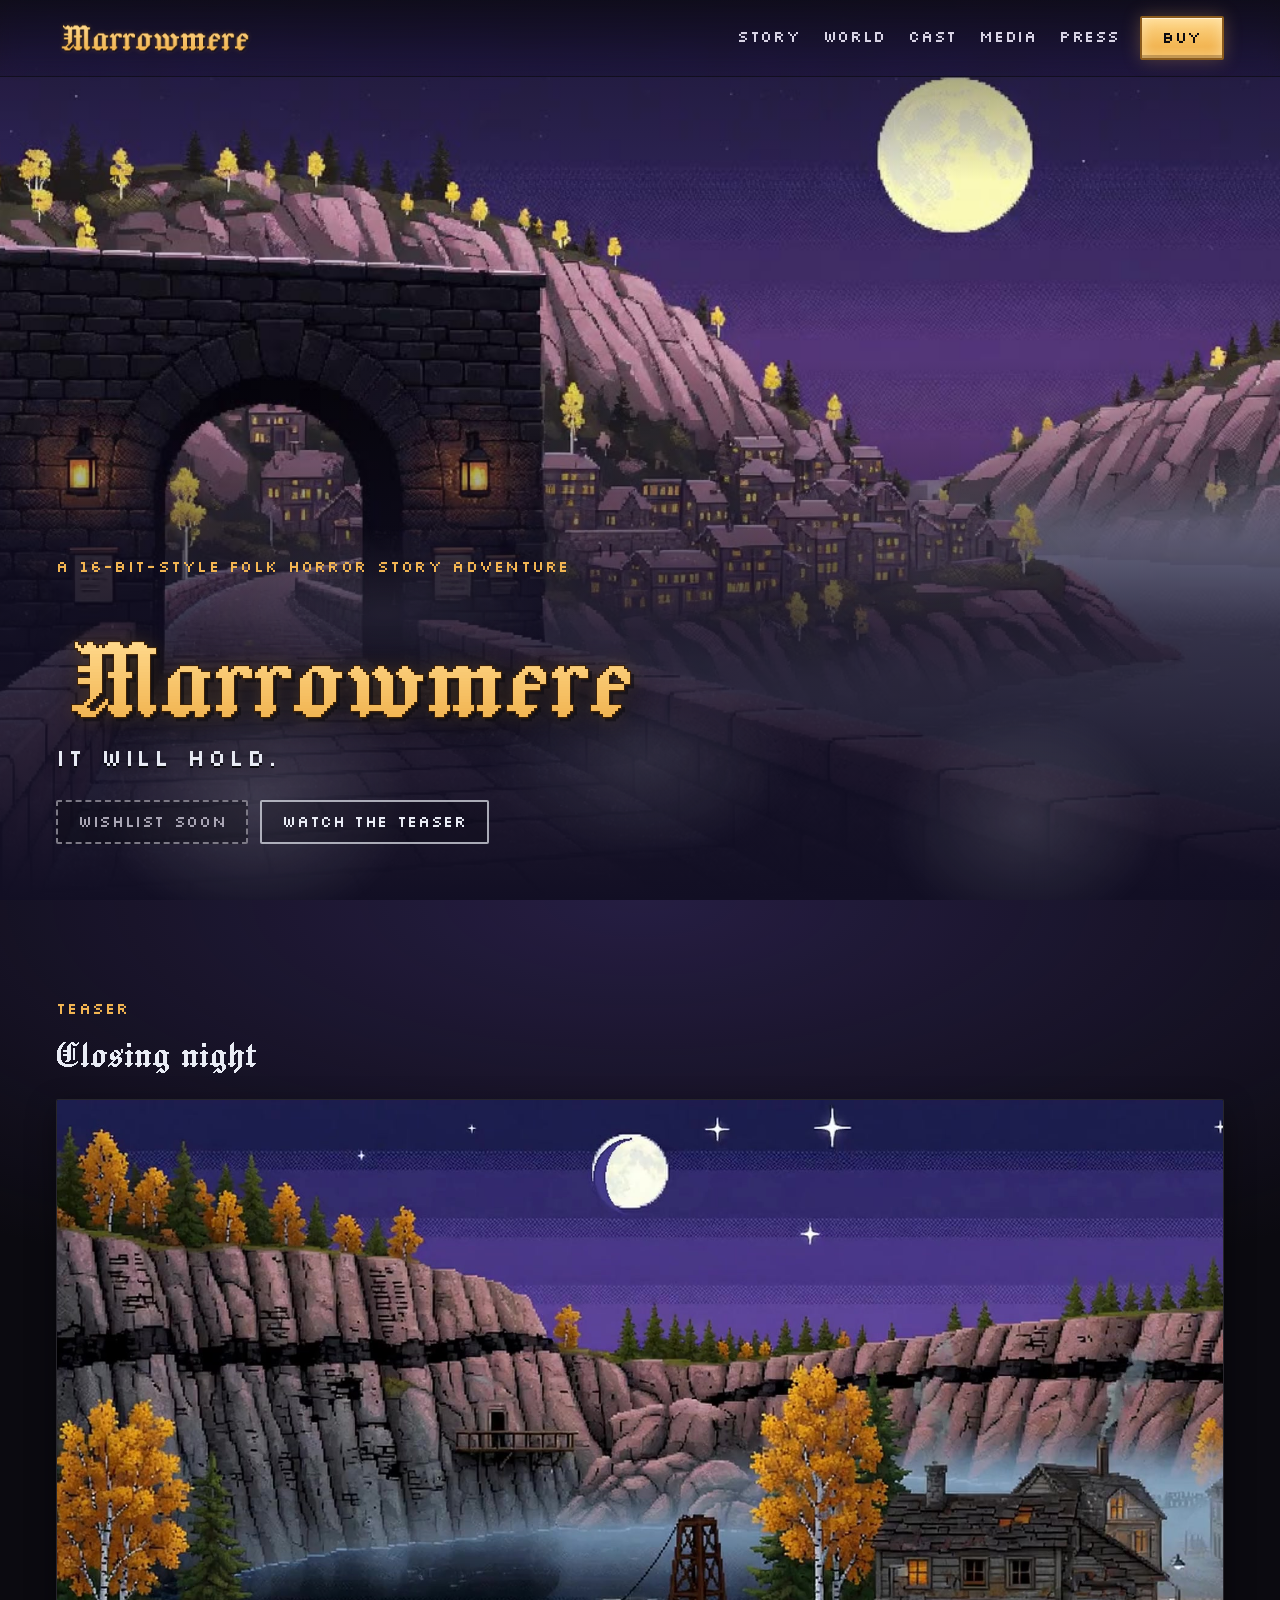
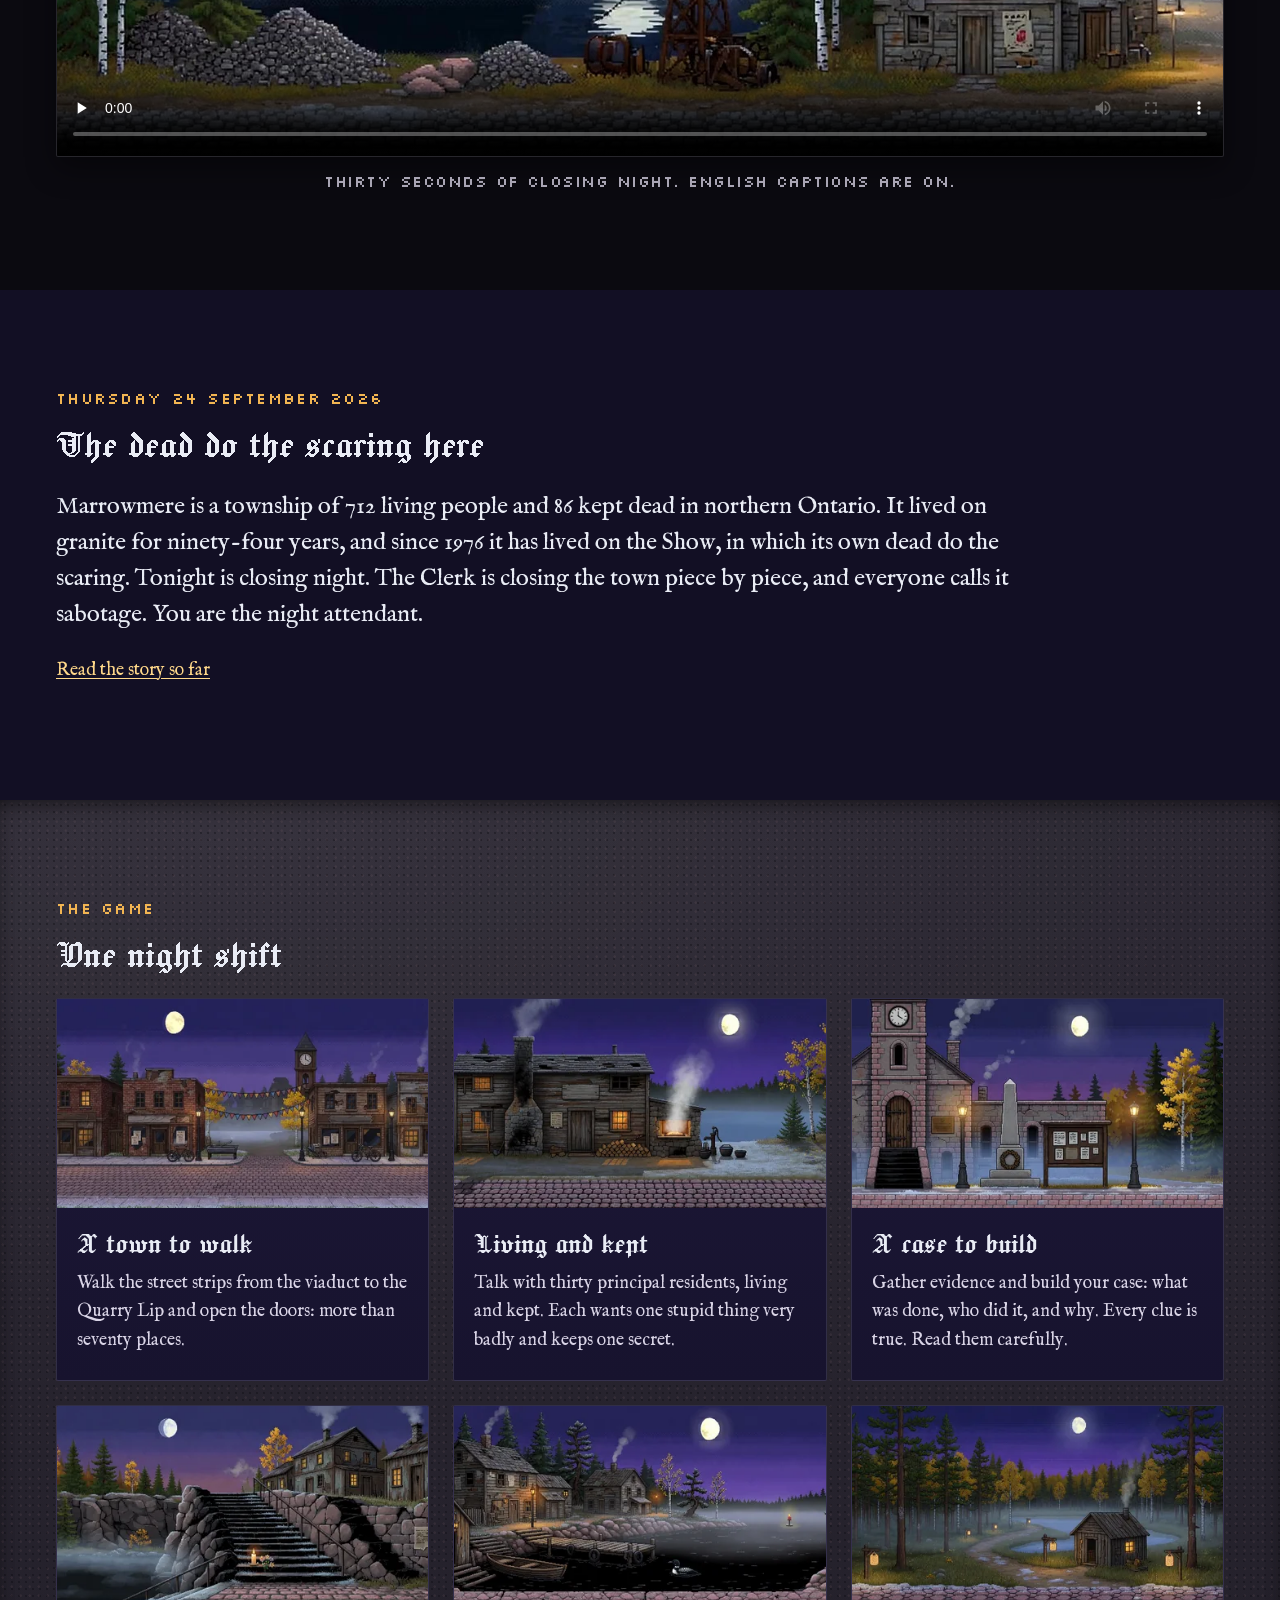
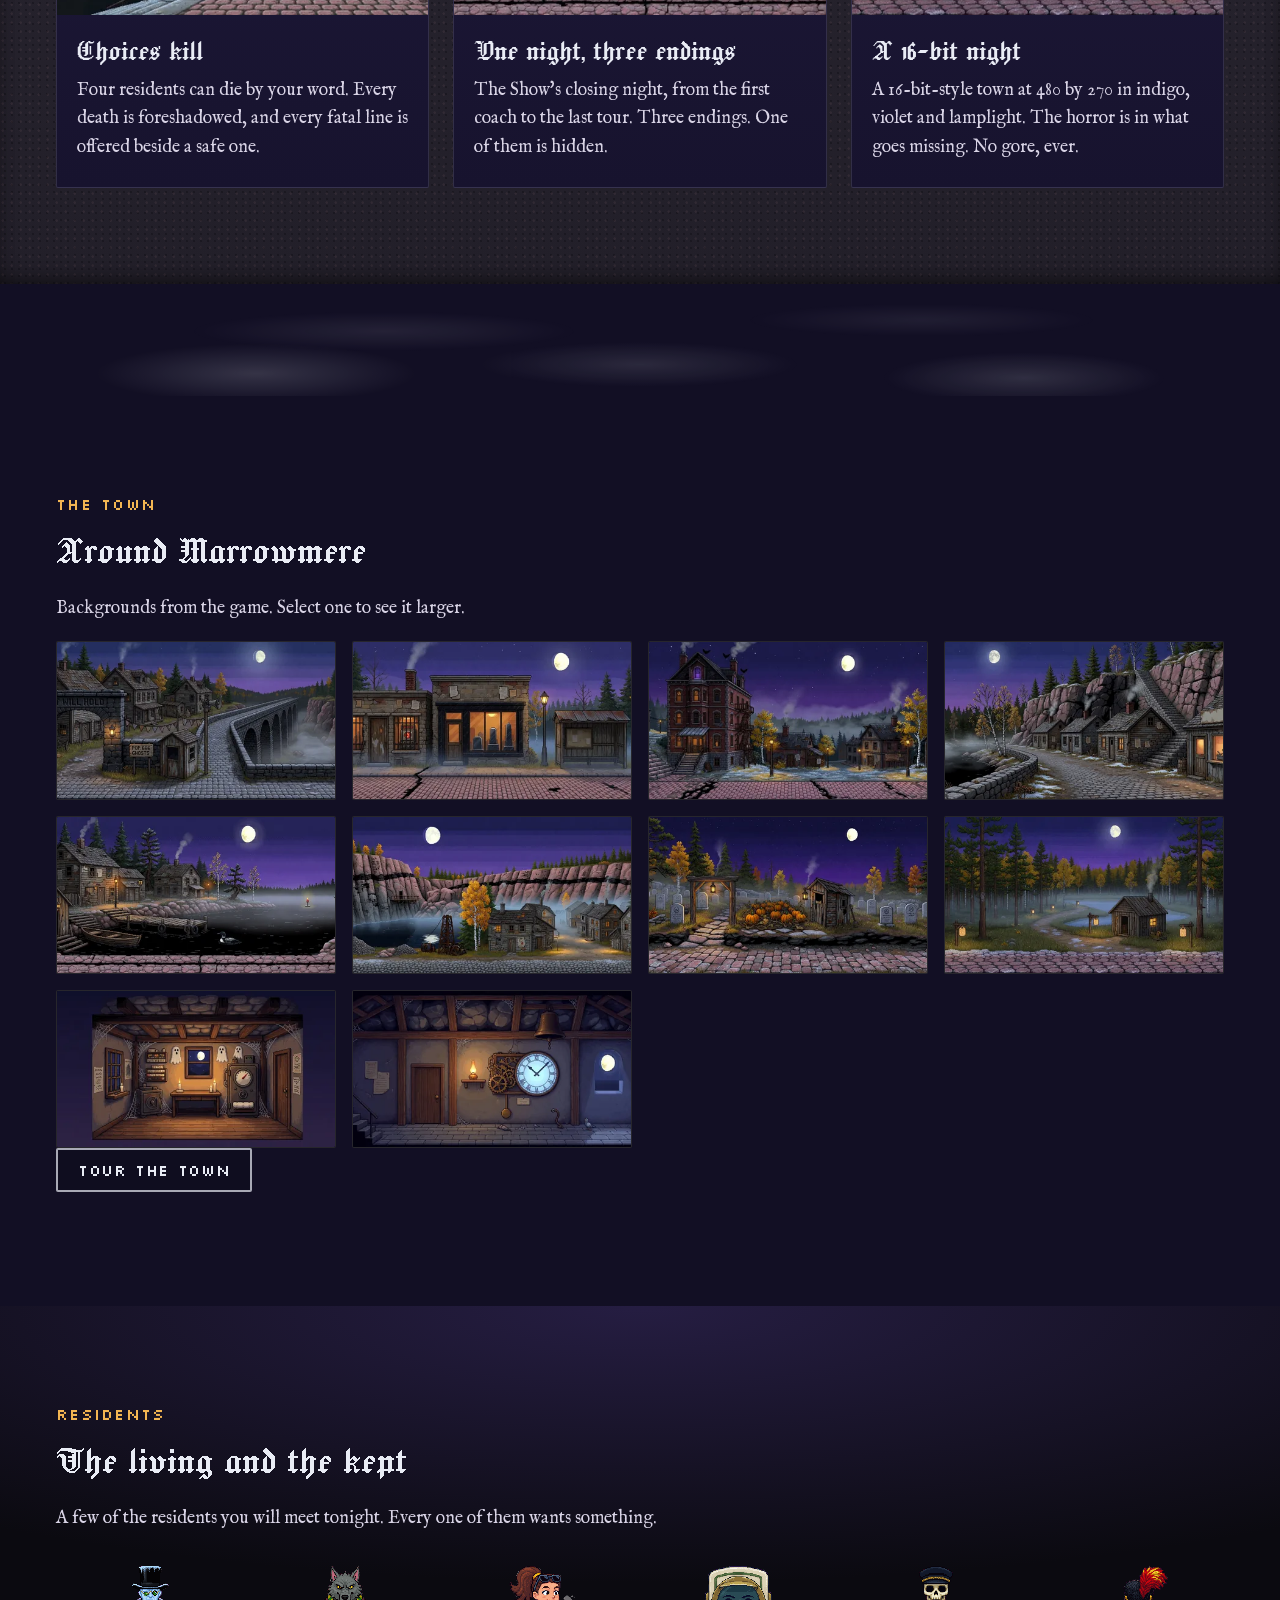
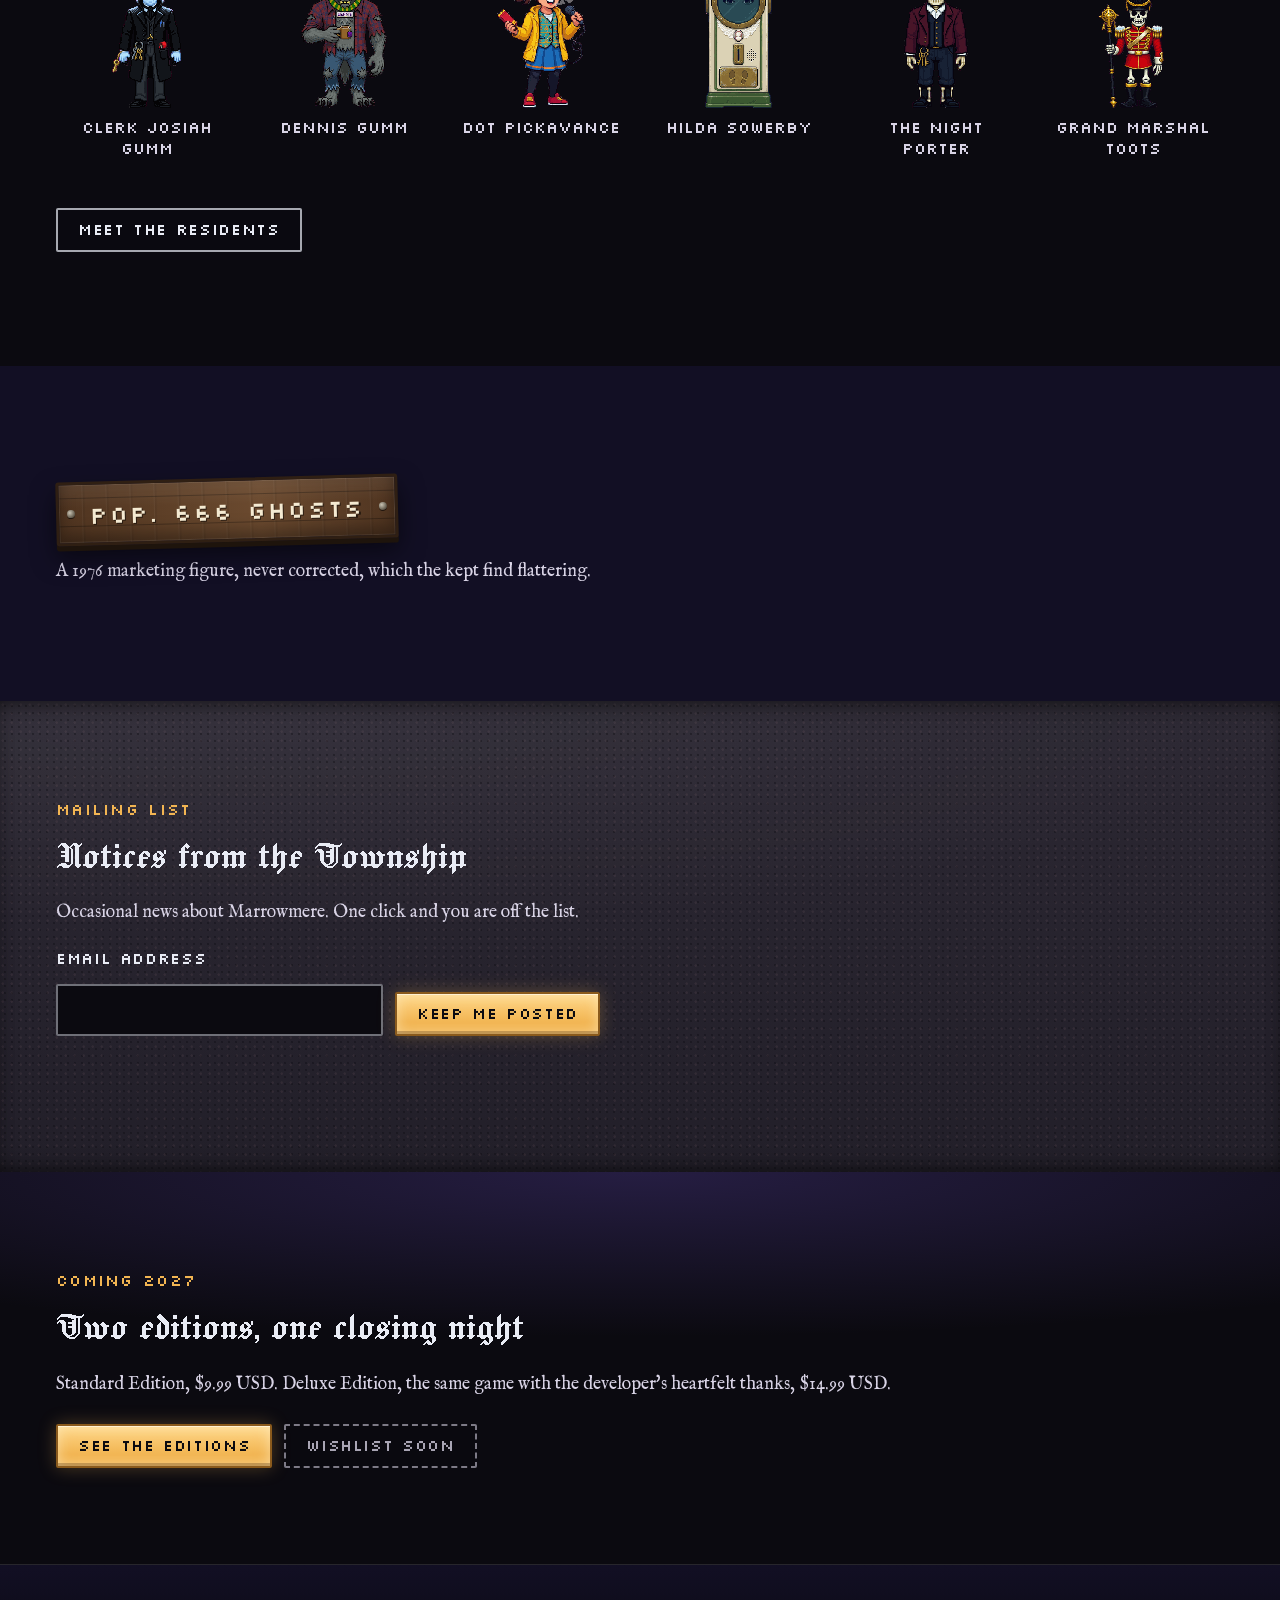
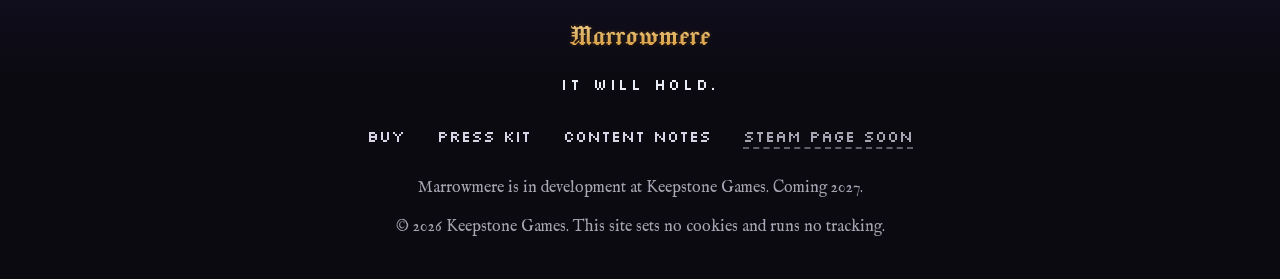
<file: index.html>
<!doctype html>
<html lang="en-CA">
<head>
<meta charset="utf-8">
<meta name="viewport" content="width=device-width, initial-scale=1">
<title>Marrowmere: a 16-bit-style folk horror story adventure</title>
<meta name="description" content="Closing night in a northern Ontario quarry town whose own dead do the scaring. A 16-bit-style story adventure from Keepstone Games, coming 2027.">
<link rel="canonical" href="https://bottobot.github.io/marrowmere-site/">
<meta property="og:type" content="website">
<meta property="og:site_name" content="Marrowmere">
<meta property="og:title" content="Marrowmere: a 16-bit-style folk horror story adventure">
<meta property="og:description" content="Closing night in a northern Ontario quarry town whose own dead do the scaring. A 16-bit-style story adventure from Keepstone Games, coming 2027.">
<meta property="og:url" content="https://bottobot.github.io/marrowmere-site/">
<meta property="og:image" content="https://bottobot.github.io/marrowmere-site/assets/img/brand/og-image.jpg">
<meta name="twitter:card" content="summary_large_image">
<meta name="theme-color" content="#120f24">
<link rel="icon" href="assets/icons/favicon.ico" sizes="any">
<link rel="icon" type="image/png" sizes="32x32" href="assets/icons/favicon-32.png">
<link rel="apple-touch-icon" href="assets/icons/apple-touch-icon.png">
<link rel="manifest" href="site.webmanifest">
<link rel="preload" href="assets/fonts/jacquard24.woff2" as="font" type="font/woff2" crossorigin>
<link rel="stylesheet" href="css/site.css">
<script src="js/config.js"></script>
<script src="js/site.js" defer></script>
</head>
<body class="page-index">
<!-- @region header -->
<a class="skip-link" href="#main">Skip to content</a>
<header class="site-header">
  <div class="wrap site-header__inner">
    <a class="brand" href="index.html"><img src="assets/img/brand/wordmark-1200.png" alt="Marrowmere" width="240" height="60"></a>
    <button class="nav-toggle" type="button" aria-expanded="false" aria-controls="site-nav"><span class="visually-hidden">Menu</span><span class="nav-toggle__bars" aria-hidden="true"></span></button>
    <nav id="site-nav" class="site-nav" aria-label="Main">
      <ul>
        <li><a href="story.html">Story</a></li>
        <li><a href="world.html">World</a></li>
        <li><a href="cast.html">Cast</a></li>
        <li><a href="media.html">Media</a></li>
        <li><a href="press.html">Press</a></li>
        <li><a class="btn btn--primary" href="buy.html">Buy</a></li>
      </ul>
    </nav>
  </div>
</header>
<!-- @end header -->
<main id="main">
  <section class="hero" aria-labelledby="hero-title">
    <video class="hero__media" src="assets/video/hero.mp4" poster="assets/video/hero-poster.jpg" autoplay muted loop playsinline aria-hidden="true"></video>
    <div class="hero__mist" aria-hidden="true"></div>
    <div class="hero__content">
      <h1 id="hero-title" class="visually-hidden">Marrowmere</h1>
      <p class="eyebrow">A 16-bit-style folk horror story adventure</p>
      <img class="wordmark" src="assets/img/brand/wordmark.png" srcset="assets/img/brand/wordmark-1200.png 1200w, assets/img/brand/wordmark.png 2400w" sizes="(min-width: 1000px) 720px, 480px" alt="Marrowmere" width="2400" height="600">
      <p class="hero__motto">IT WILL HOLD.</p>
      <div class="store-buttons">
        <a class="btn btn--primary" href="buy.html" data-cfg-href="stores.steam" data-soon="Wishlist soon">Wishlist on Steam</a>
        <a class="btn btn--ghost" href="#teaser">Watch the teaser</a>
      </div>
    </div>
  </section>

  <section class="section section--night" id="teaser" aria-labelledby="teaser-title">
    <div class="wrap">
      <p class="eyebrow">Teaser</p>
      <h2 id="teaser-title">Closing night</h2>
      <figure class="player">
        <video controls playsinline preload="none" aria-label="Marrowmere teaser trailer" src="assets/video/teaser-16x9.mp4" poster="assets/video/teaser-poster.jpg" width="1920" height="1080">
          <track kind="captions" srclang="en" label="English" src="assets/video/teaser.vtt" default>
        </video>
        <figcaption>Thirty seconds of closing night. English captions are on.</figcaption>
      </figure>
    </div>
  </section>

  <section class="section" aria-labelledby="hook-title">
    <div class="wrap">
      <p class="eyebrow">Thursday 24 September 2026</p>
      <h2 id="hook-title">The dead do the scaring here</h2>
      <p class="lede">Marrowmere is a township of 712 living people and 86 kept dead in northern Ontario. It lived on granite for ninety-four years, and since 1976 it has lived on the Show, in which its own dead do the scaring. Tonight is closing night. The Clerk is closing the town piece by piece, and everyone calls it sabotage. You are the night attendant.</p>
      <p><a href="story.html">Read the story so far</a></p>
    </div>
  </section>

  <section class="section section--stone" aria-labelledby="features-title">
    <div class="wrap">
      <p class="eyebrow">The game</p>
      <h2 id="features-title">One night shift</h2>
      <ul class="features">
        <li class="feature">
          <img src="assets/img/places/X05-640.webp" alt="Station Road at night: brick and timber shopfronts, lamp-posts and bunting, with a clock tower beyond." width="640" height="256" loading="lazy">
          <h3>A town to walk</h3>
          <p>Walk the street strips from the viaduct to the Quarry Lip and open the doors: more than seventy places.</p>
        </li>
        <li class="feature">
          <img src="assets/img/places/E14-640.webp" alt="A timber bunkhouse with a scorched stone chimney and a cookhouse hatch pouring steam." width="640" height="256" loading="lazy">
          <h3>Living and kept</h3>
          <p>Talk with thirty principal residents, living and kept. Each wants one stupid thing very badly and keeps one secret.</p>
        </li>
        <li class="feature">
          <img src="assets/img/places/E04-640.webp" alt="A stone town hall with a clock tower, a granite memorial and a crowded noticeboard." width="640" height="256" loading="lazy">
          <h3>A case to build</h3>
          <p>Gather evidence and build your case: what was done, who did it, and why. Every clue is true. Read them carefully.</p>
        </li>
        <li class="feature">
          <img src="assets/img/places/E08-640.webp" alt="A frosted black stone stair with one handrail, and a jar candle and flowers left on one step." width="640" height="256" loading="lazy">
          <h3>Choices kill</h3>
          <p>Four residents can die by your word. Every death is foreshadowed, and every fatal line is offered beside a safe one.</p>
        </li>
        <li class="feature">
          <img src="assets/img/places/E10-640.webp" alt="A boathouse and dock on a misty lake at night, a loon on the water and a buoy light far out." width="640" height="256" loading="lazy">
          <h3>One night, three endings</h3>
          <p>The Show's closing night, from the first coach to the last tour. Three endings. One of them is hidden.</p>
        </li>
        <li class="feature">
          <img src="assets/img/places/E20-640.webp" alt="A lamp-lit trail through moonlit jack pine and birch to a small tea hut by a pond." width="640" height="256" loading="lazy">
          <h3>A 16-bit night</h3>
          <p>A 16-bit-style town at 480 by 270 in indigo, violet and lamplight. The horror is in what goes missing. No gore, ever.</p>
        </li>
      </ul>
    </div>
  </section>

  <div class="mist" aria-hidden="true"></div>

  <section class="section" aria-labelledby="screens-title">
    <div class="wrap">
      <p class="eyebrow">The town</p>
      <h2 id="screens-title">Around Marrowmere</h2>
      <p>Backgrounds from the game. Select one to see it larger.</p>
<!-- @region screens -->
<ul class="shots">
  <li><a data-lightbox="screens" href="assets/img/places/E01-1280.jpg"><img src="assets/img/places/E01-640.webp" alt="Lantern-lit black arch carved IT WILL HOLD, a POP. 666 GHOSTS sign, and a stone viaduct over a misty gorge." width="640" height="256" loading="lazy"></a></li>
  <li><a data-lightbox="screens" href="assets/img/places/E06-1280.jpg"><img src="assets/img/places/E06-640.webp" alt="Barred stone pay office with a glowing red dial, a shop window full of headstones, and an empty bus shelter." width="640" height="256" loading="lazy"></a></li>
  <li><a data-lightbox="screens" href="assets/img/places/E07-1280.jpg"><img src="assets/img/places/E07-640.webp" alt="Tall red-brick railway hotel with bay windows, an iron fire escape and one violet attic window, bats circling its chimneys." width="640" height="256" loading="lazy"></a></li>
  <li><a data-lightbox="screens" href="assets/img/places/E09-1280.jpg"><img src="assets/img/places/E09-640.webp" alt="Cobbled lakeside lane, cottages under a pink granite cliff, a long stair up the rock, and a lit chip shop." width="640" height="256" loading="lazy"></a></li>
  <li><a data-lightbox="screens" href="assets/img/places/E10-1280.jpg"><img src="assets/img/places/E10-640.webp" alt="Timber boathouse, a rowboat on the slip, a dock with tire fenders, a loon, and a distant red buoy." width="640" height="256" loading="lazy"></a></li>
  <li><a data-lightbox="screens" href="assets/img/places/E11-1280.jpg"><img src="assets/img/places/E11-640.webp" alt="Pink granite quarry faces with drill marks and a black seam, a moonlit flooded pit and a rusted derrick." width="640" height="256" loading="lazy"></a></li>
  <li><a data-lightbox="screens" href="assets/img/places/E18-1280.jpg"><img src="assets/img/places/E18-640.webp" alt="Moonlit cemetery of grey headstones, a lychgate with a lantern, a flagstone path, a pumpkin patch and a sexton's shed." width="640" height="256" loading="lazy"></a></li>
  <li><a data-lightbox="screens" href="assets/img/places/E20-1280.jpg"><img src="assets/img/places/E20-640.webp" alt="Moonlit jack pine and birch wood, a winding trail lit by post lamps, and a lit hut by a pond." width="640" height="256" loading="lazy"></a></li>
  <li><a data-lightbox="screens" href="assets/img/places/I04-1280.jpg"><img src="assets/img/places/I04-640.webp" alt="Pay office with an iron safe, a dial cabinet, paper ghosts on the wall, candles, cobwebs and a moonlit window." width="640" height="256" loading="lazy"></a></li>
  <li><a data-lightbox="screens" href="assets/img/places/I21-1280.jpg"><img src="assets/img/places/I21-640.webp" alt="Clock-tower room under timber beams: a hanging bell, brass gears, a pendulum, a glowing clock face and a dark stair." width="640" height="256" loading="lazy"></a></li>
</ul>
<!-- @end screens -->
      <p><a class="btn btn--ghost" href="world.html">Tour the town</a></p>
    </div>
  </section>

  <section class="section section--night" aria-labelledby="cast-title">
    <div class="wrap">
      <p class="eyebrow">Residents</p>
      <h2 id="cast-title">The living and the kept</h2>
      <p>A few of the residents you will meet tonight. Every one of them wants something.</p>
<!-- @region cast-row -->
<ul class="cast-row">
  <li><a class="cast-row__link" href="cast.html#josiah-gumm"><img src="assets/sprites/josiah-gumm-front.png" alt="" width="236" height="480" loading="lazy"><span class="cast-row__name">Clerk Josiah Gumm</span></a></li>
  <li><a class="cast-row__link" href="cast.html#dennis-gumm"><img src="assets/sprites/dennis-gumm-front.png" alt="" width="294" height="480" loading="lazy"><span class="cast-row__name">Dennis Gumm</span></a></li>
  <li><a class="cast-row__link" href="cast.html#dot-pickavance"><img src="assets/sprites/dot-pickavance-front.png" alt="" width="304" height="480" loading="lazy"><span class="cast-row__name">Dot Pickavance</span></a></li>
  <li><a class="cast-row__link" href="cast.html#hilda-sowerby"><img src="assets/sprites/hilda-sowerby-front.png" alt="" width="230" height="480" loading="lazy"><span class="cast-row__name">Hilda Sowerby</span></a></li>
  <li><a class="cast-row__link" href="cast.html#night-porter"><img src="assets/sprites/night-porter-front.png" alt="" width="221" height="480" loading="lazy"><span class="cast-row__name">The Night Porter</span></a></li>
  <li><a class="cast-row__link" href="cast.html#grand-marshal-toots"><img src="assets/sprites/grand-marshal-toots-front.png" alt="" width="240" height="480" loading="lazy"><span class="cast-row__name">Grand Marshal Toots</span></a></li>
</ul>
<!-- @end cast-row -->
      <p><a class="btn btn--ghost" href="cast.html">Meet the residents</a></p>
    </div>
  </section>

  <section class="section" aria-label="The sign at the Gate">
    <div class="wrap">
      <p class="sign">POP. 666 GHOSTS</p>
      <p>A 1976 marketing figure, never corrected, which the kept find flattering.</p>
    </div>
  </section>

  <section class="section section--stone" aria-labelledby="newsletter-title">
    <div class="wrap">
      <p class="eyebrow">Mailing list</p>
      <h2 id="newsletter-title">Notices from the Township</h2>
      <p>Occasional news about Marrowmere. One click and you are off the list.</p>
      <form id="newsletter" class="signup" action="#newsletter" method="post">
        <label for="email">Email address</label>
        <input id="email" name="email" type="email" required autocomplete="email">
        <button class="btn btn--primary" type="submit">Keep me posted</button>
        <p class="signup__status" role="status"></p>
      </form>
    </div>
  </section>

  <section class="section section--night" aria-labelledby="buy-title">
    <div class="wrap">
      <p class="eyebrow"><span data-cfg="release">Coming 2027</span></p>
      <h2 id="buy-title">Two editions, one closing night</h2>
      <p><span data-cfg="editions.standard.name">Standard Edition</span>, <span data-cfg="editions.standard.price">$9.99</span> USD. <span data-cfg="editions.deluxe.name">Deluxe Edition</span>, the same game with the developer's heartfelt thanks, <span data-cfg="editions.deluxe.price">$14.99</span> USD.</p>
      <div class="store-buttons">
        <a class="btn btn--primary" href="buy.html">See the editions</a>
        <a class="btn btn--ghost" href="buy.html" data-cfg-href="stores.steam" data-soon="Wishlist soon">Wishlist on Steam</a>
      </div>
    </div>
  </section>
</main>
<!-- @region footer -->
<footer class="site-footer">
  <div class="wrap site-footer__inner">
    <img class="site-footer__mark" src="assets/img/brand/wordmark-1200.png" alt="" width="180" height="45">
    <p class="site-footer__motto">IT WILL HOLD.</p>
    <ul class="site-footer__links">
      <li><a href="buy.html">Buy</a></li>
      <li><a href="press.html">Press kit</a></li>
      <li><a href="buy.html#content-notes">Content notes</a></li>
      <li><a href="buy.html" data-cfg-href="stores.steam" data-soon="Steam page soon">Steam</a></li>
    </ul>
    <p class="site-footer__small">Marrowmere is in development at <span data-cfg="studio">Keepstone Games</span>. <span data-cfg="release">Coming 2027</span>.</p>
    <p class="site-footer__small">&copy; 2026 Keepstone Games. This site sets no cookies and runs no tracking.</p>
  </div>
</footer>
<!-- @end footer -->
</body>
</html>
</file>
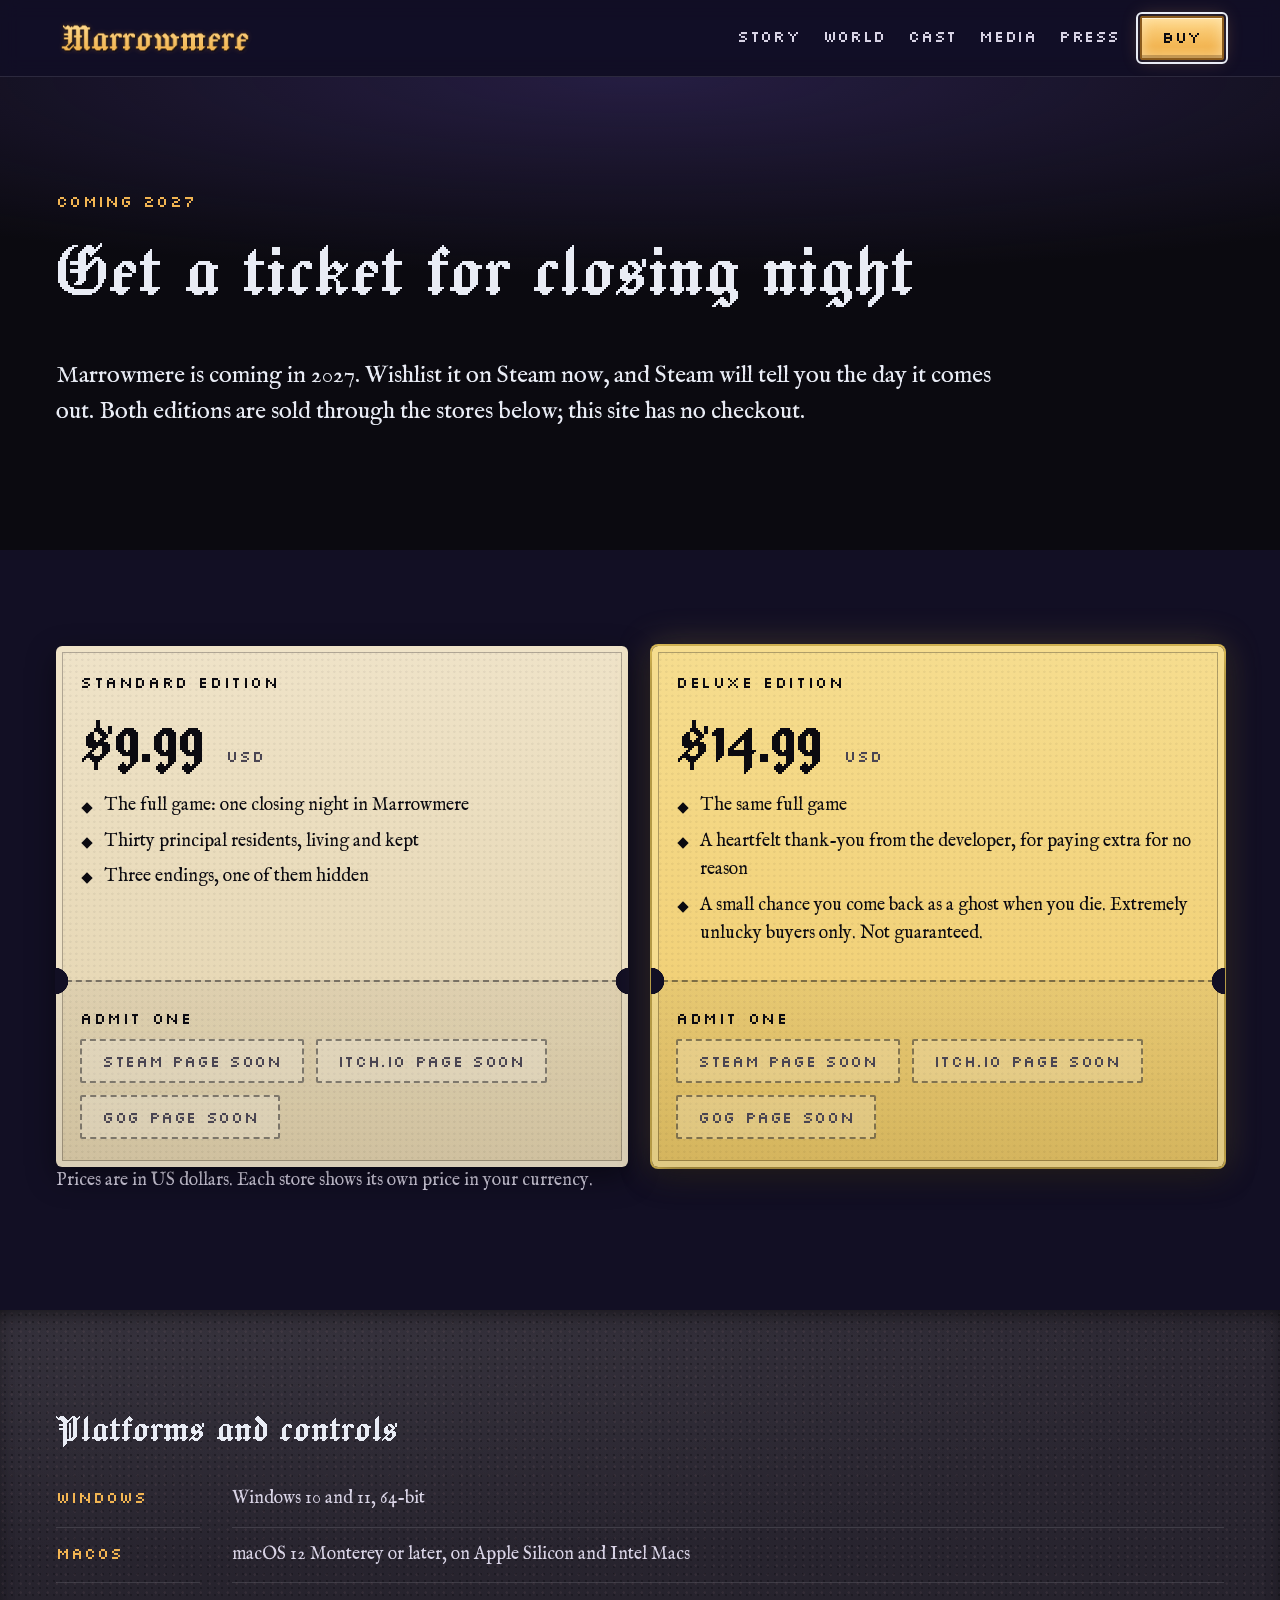
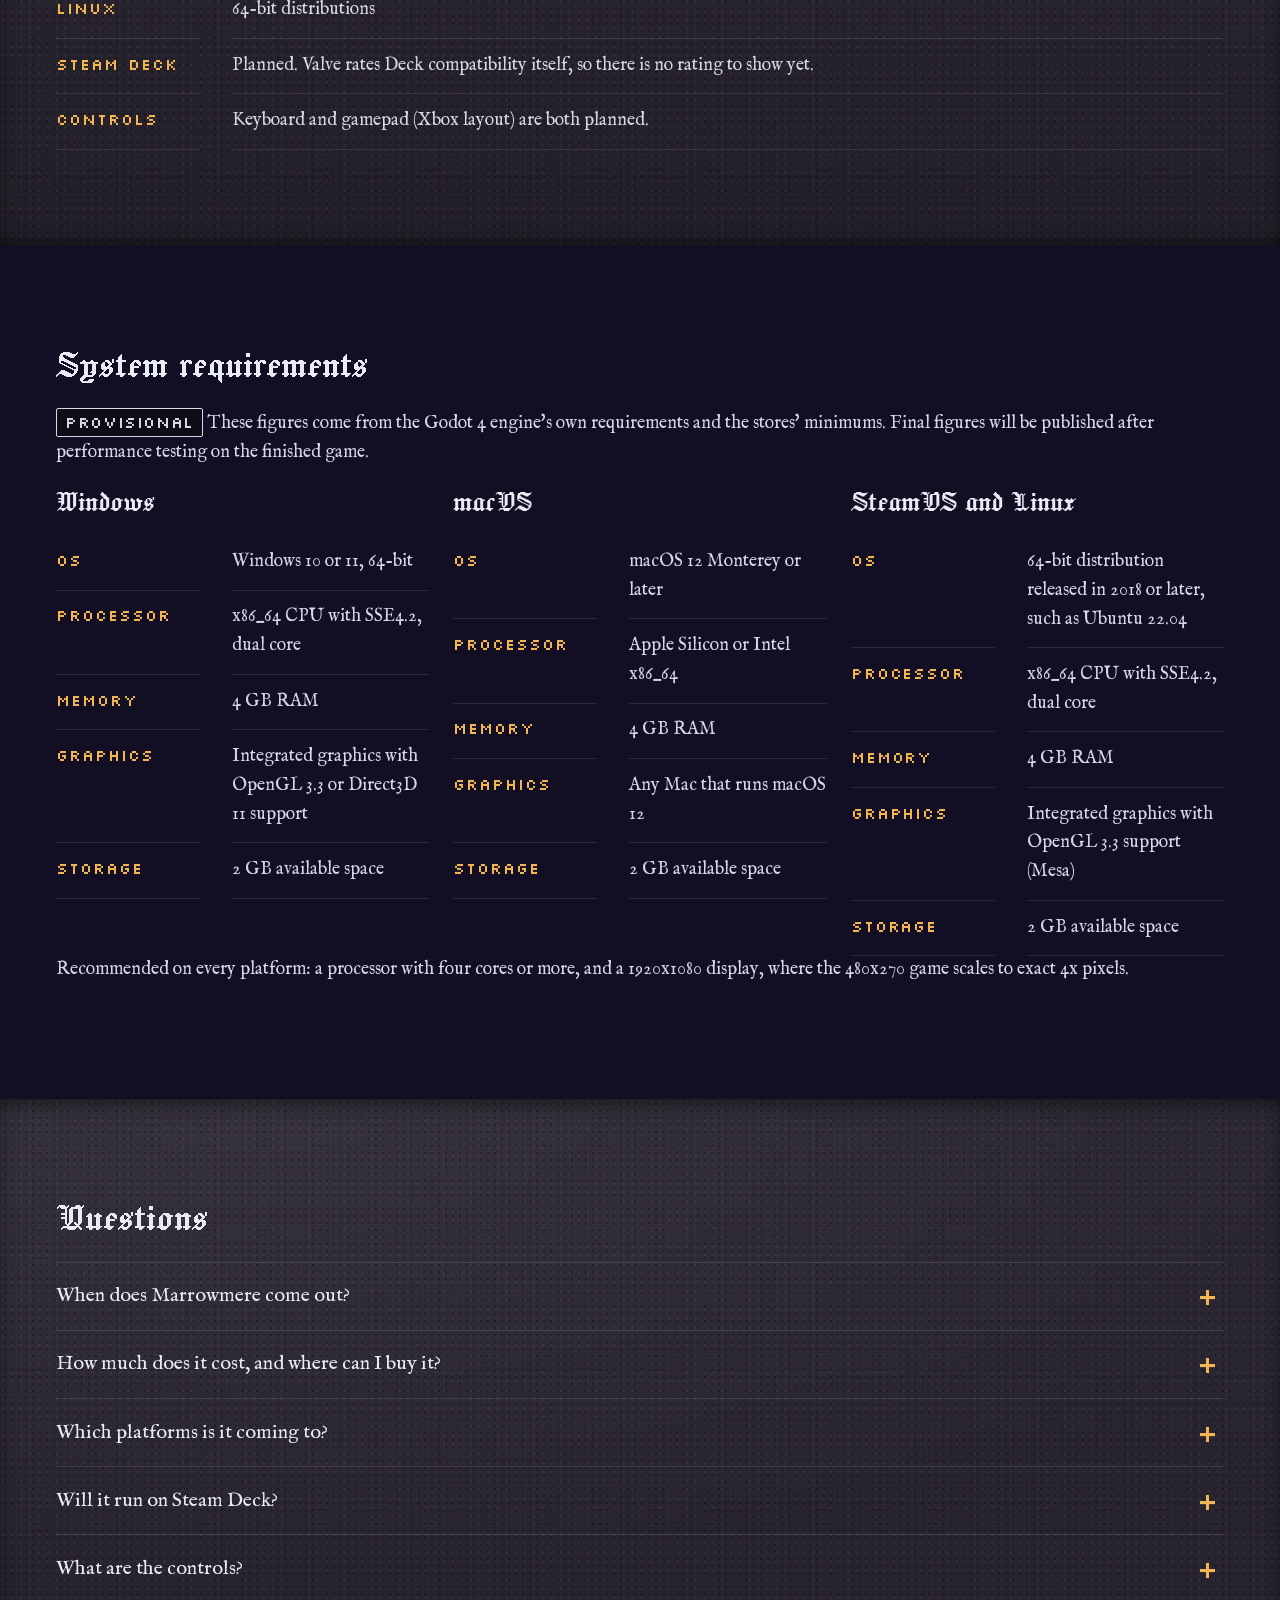
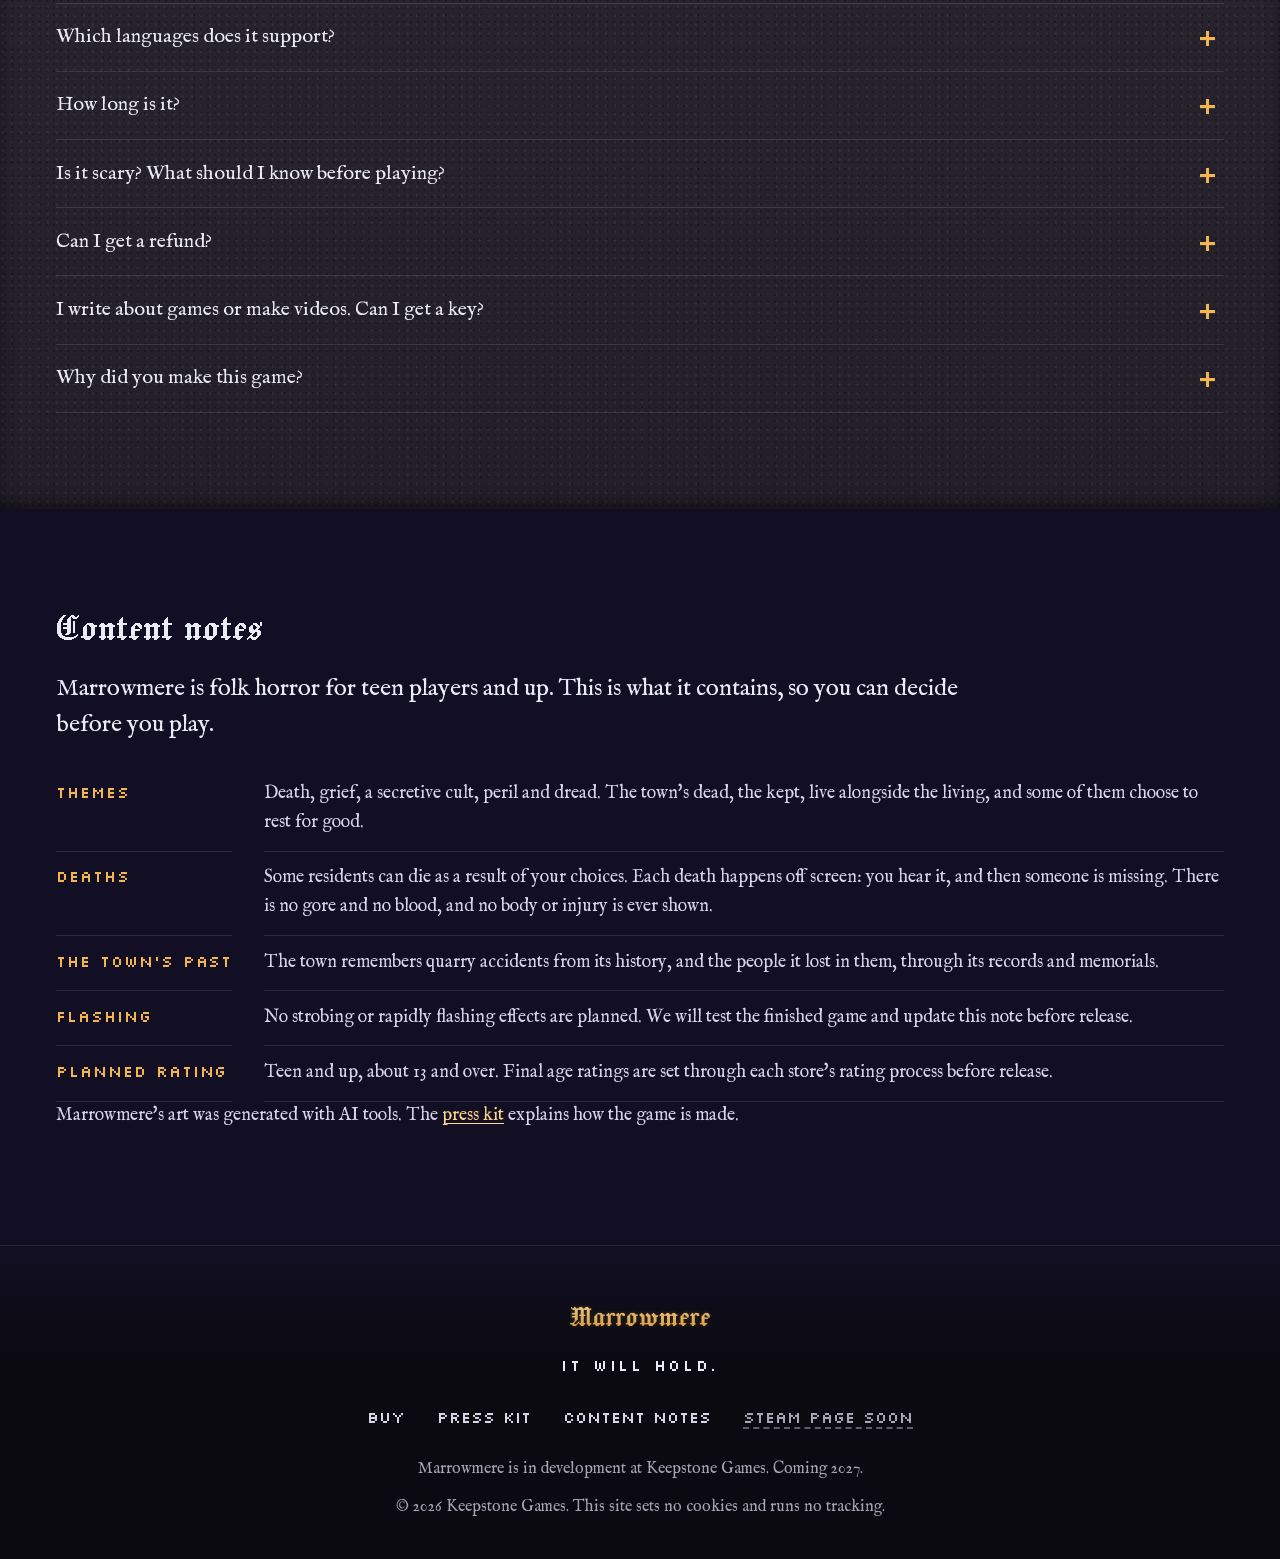
<file: buy.html>
<!doctype html>
<html lang="en-CA">
<head>
<meta charset="utf-8">
<meta name="viewport" content="width=device-width, initial-scale=1">
<title>Buy Marrowmere: editions, platforms and FAQ</title>
<meta name="description" content="Wishlist Marrowmere on Steam. Standard Edition $9.99 USD. Deluxe Edition $14.99 USD: the same game, plus the developer's heartfelt thanks. Coming 2027 to Windows, macOS and Linux.">
<link rel="canonical" href="https://bottobot.github.io/marrowmere-site/buy.html">
<meta property="og:type" content="website">
<meta property="og:site_name" content="Marrowmere">
<meta property="og:title" content="Buy Marrowmere: editions, platforms and FAQ">
<meta property="og:description" content="Wishlist Marrowmere on Steam. Standard Edition $9.99 USD. Deluxe Edition $14.99 USD: the same game, plus the developer's heartfelt thanks. Coming 2027 to Windows, macOS and Linux.">
<meta property="og:url" content="https://bottobot.github.io/marrowmere-site/buy.html">
<meta property="og:image" content="https://bottobot.github.io/marrowmere-site/assets/img/brand/og-image.jpg">
<meta name="twitter:card" content="summary_large_image">
<meta name="theme-color" content="#120f24">
<link rel="icon" href="assets/icons/favicon.ico" sizes="any">
<link rel="icon" type="image/png" sizes="32x32" href="assets/icons/favicon-32.png">
<link rel="apple-touch-icon" href="assets/icons/apple-touch-icon.png">
<link rel="manifest" href="site.webmanifest">
<link rel="preload" href="assets/fonts/jacquard24.woff2" as="font" type="font/woff2" crossorigin>
<link rel="stylesheet" href="css/site.css">
<script src="js/config.js"></script>
<script src="js/site.js" defer></script>
</head>
<body class="page-buy">
<!-- @region header -->
<a class="skip-link" href="#main">Skip to content</a>
<header class="site-header">
  <div class="wrap site-header__inner">
    <a class="brand" href="index.html"><img src="assets/img/brand/wordmark-1200.png" alt="Marrowmere" width="240" height="60"></a>
    <button class="nav-toggle" type="button" aria-expanded="false" aria-controls="site-nav"><span class="visually-hidden">Menu</span><span class="nav-toggle__bars" aria-hidden="true"></span></button>
    <nav id="site-nav" class="site-nav" aria-label="Main">
      <ul>
        <li><a href="story.html">Story</a></li>
        <li><a href="world.html">World</a></li>
        <li><a href="cast.html">Cast</a></li>
        <li><a href="media.html">Media</a></li>
        <li><a href="press.html">Press</a></li>
        <li><a class="btn btn--primary" href="buy.html" aria-current="page">Buy</a></li>
      </ul>
    </nav>
  </div>
</header>
<!-- @end header -->
<main id="main">
  <section class="section section--night" aria-labelledby="buy-title">
    <div class="wrap">
      <p class="eyebrow" data-cfg="release">Coming 2027</p>
      <h1 id="buy-title">Get a ticket for closing night</h1>
      <p class="lede">Marrowmere is coming in 2027. Wishlist it on Steam now, and Steam will tell you the day it comes out. Both editions are sold through the stores below; this site has no checkout.</p>
    </div>
  </section>

  <section class="section" id="editions" aria-labelledby="editions-title">
    <div class="wrap">
      <h2 class="visually-hidden" id="editions-title">Editions</h2>
      <div class="grid grid--2">
        <article class="ticket" aria-labelledby="ticket-standard">
          <h3 class="ticket__name" id="ticket-standard" data-cfg="editions.standard.name">Standard Edition</h3>
          <p class="ticket__price"><span data-cfg="editions.standard.price">$9.99</span> <small>USD</small></p>
          <ul class="ticket__list">
            <li>The full game: one closing night in Marrowmere</li>
            <li>Thirty principal residents, living and kept</li>
            <li>Three endings, one of them hidden</li>
          </ul>
          <div class="ticket__stub">
            <p class="ticket__name">Admit one</p>
            <div class="store-buttons">
              <a class="btn btn--primary" href="#faq-release" data-cfg-href="stores.steam" data-soon="Steam page soon">Wishlist on Steam</a>
              <a class="btn btn--ghost" href="#faq-release" data-cfg-href="stores.itch" data-soon="itch.io page soon">Follow on itch.io</a>
              <a class="btn btn--ghost" href="#faq-release" data-cfg-href="stores.gog" data-soon="GOG page soon">Wishlist on GOG</a>
            </div>
          </div>
        </article>
        <article class="ticket ticket--deluxe" aria-labelledby="ticket-deluxe">
          <h3 class="ticket__name" id="ticket-deluxe" data-cfg="editions.deluxe.name">Deluxe Edition</h3>
          <p class="ticket__price"><span data-cfg="editions.deluxe.price">$14.99</span> <small>USD</small></p>
          <ul class="ticket__list">
            <li>The same full game</li>
            <li>A heartfelt thank-you from the developer, for paying extra for no reason</li>
            <li>A small chance you come back as a ghost when you die. Extremely unlucky buyers only. Not guaranteed.</li>
          </ul>
          <div class="ticket__stub">
            <p class="ticket__name">Admit one</p>
            <div class="store-buttons">
              <a class="btn btn--primary" href="#faq-release" data-cfg-href="stores.steam" data-soon="Steam page soon">Wishlist on Steam</a>
              <a class="btn btn--ghost" href="#faq-release" data-cfg-href="stores.itch" data-soon="itch.io page soon">Follow on itch.io</a>
              <a class="btn btn--ghost" href="#faq-release" data-cfg-href="stores.gog" data-soon="GOG page soon">Wishlist on GOG</a>
            </div>
          </div>
        </article>
      </div>
      <p>Prices are in US dollars. Each store shows its own price in your currency.</p>
    </div>
  </section>

  <section class="section section--stone" id="platforms" aria-labelledby="platforms-title">
    <div class="wrap">
      <h2 id="platforms-title">Platforms and controls</h2>
      <dl class="facts">
        <dt>Windows</dt>
        <dd>Windows 10 and 11, 64-bit</dd>
        <dt>macOS</dt>
        <dd>macOS 12 Monterey or later, on Apple Silicon and Intel Macs</dd>
        <dt>Linux</dt>
        <dd>64-bit distributions</dd>
        <dt>Steam Deck</dt>
        <dd>Planned. Valve rates Deck compatibility itself, so there is no rating to show yet.</dd>
        <dt>Controls</dt>
        <dd>Keyboard and gamepad (Xbox layout) are both planned.</dd>
      </dl>
    </div>
  </section>

  <section class="section" id="requirements" aria-labelledby="requirements-title">
    <div class="wrap">
      <h2 id="requirements-title">System requirements</h2>
      <p><span class="badge">Provisional</span> These figures come from the Godot 4 engine's own requirements and the stores' minimums. Final figures will be published after performance testing on the finished game.</p>
      <div class="grid grid--3">
        <div>
          <h3>Windows</h3>
          <dl class="facts">
            <dt>OS</dt>
            <dd>Windows 10 or 11, 64-bit</dd>
            <dt>Processor</dt>
            <dd>x86_64 CPU with SSE4.2, dual core</dd>
            <dt>Memory</dt>
            <dd>4 GB RAM</dd>
            <dt>Graphics</dt>
            <dd>Integrated graphics with OpenGL 3.3 or Direct3D 11 support</dd>
            <dt>Storage</dt>
            <dd>2 GB available space</dd>
          </dl>
        </div>
        <div>
          <h3>macOS</h3>
          <dl class="facts">
            <dt>OS</dt>
            <dd>macOS 12 Monterey or later</dd>
            <dt>Processor</dt>
            <dd>Apple Silicon or Intel x86_64</dd>
            <dt>Memory</dt>
            <dd>4 GB RAM</dd>
            <dt>Graphics</dt>
            <dd>Any Mac that runs macOS 12</dd>
            <dt>Storage</dt>
            <dd>2 GB available space</dd>
          </dl>
        </div>
        <div>
          <h3>SteamOS and Linux</h3>
          <dl class="facts">
            <dt>OS</dt>
            <dd>64-bit distribution released in 2018 or later, such as Ubuntu 22.04</dd>
            <dt>Processor</dt>
            <dd>x86_64 CPU with SSE4.2, dual core</dd>
            <dt>Memory</dt>
            <dd>4 GB RAM</dd>
            <dt>Graphics</dt>
            <dd>Integrated graphics with OpenGL 3.3 support (Mesa)</dd>
            <dt>Storage</dt>
            <dd>2 GB available space</dd>
          </dl>
        </div>
      </div>
      <p><strong>Recommended</strong> on every platform: a processor with four cores or more, and a 1920x1080 display, where the 480x270 game scales to exact 4x pixels.</p>
    </div>
  </section>

  <section class="section section--stone" id="faq" aria-labelledby="faq-title">
    <div class="wrap">
      <h2 id="faq-title">Questions</h2>
      <details class="faq" id="faq-release">
        <summary>When does Marrowmere come out?</summary>
        <div>
          <p>In 2027. The release date will be announced on the store pages first. Wishlist Marrowmere on Steam and Steam will tell you the day it comes out. The store pages open before release; until they do, the store buttons on this page say so.</p>
        </div>
      </details>
      <details class="faq" id="faq-price">
        <summary>How much does it cost, and where can I buy it?</summary>
        <div>
          <p>The Standard Edition is <span data-cfg="editions.standard.price">$9.99</span> USD. The Deluxe Edition is <span data-cfg="editions.deluxe.price">$14.99</span> USD, and it is the same game. The difference buys a heartfelt thank-you from the developer and, for the extremely unlucky, a small chance of coming back as a ghost when you die. Not guaranteed. There is no soundtrack and no art book. Each store shows its price in your own currency, and regional prices are set when the store pages open. Marrowmere is planned for Steam, itch.io and GOG; this site has no checkout.</p>
        </div>
      </details>
      <details class="faq" id="faq-platforms">
        <summary>Which platforms is it coming to?</summary>
        <div>
          <p>Windows, macOS and Linux. Steam Deck support is planned as soon as I sell enough copies that I can afford a Steam Deck. I'm pretty sure it'll run on everything else, but I don't have a fancy Mac, so I didn't test it. I'm pretty sure it runs on Windows 10 and 11, and your normal flavours of Linux: Debian mostly, Ubuntu probably, and Linux Mint, because I like the taste.</p>
        </div>
      </details>
      <details class="faq" id="faq-deck">
        <summary>Will it run on Steam Deck?</summary>
        <div>
          <p>It'll probably work, but until I make enough money to buy a Steam Deck, I can't really test it, so I can't say for sure.</p>
        </div>
      </details>
      <details class="faq" id="faq-controls">
        <summary>What are the controls?</summary>
        <div>
          <p>Keyboard and gamepad (Xbox layout) are both planned. You walk and run through the streets, look at what you find and act on it. There is no jumping.</p>
        </div>
      </details>
      <details class="faq" id="faq-languages">
        <summary>Which languages does it support?</summary>
        <div>
          <p>English at launch, for all text and the interface. The dialogue is written, not voiced.</p>
        </div>
      </details>
      <details class="faq" id="faq-length">
        <summary>How long is it?</summary>
        <div>
          <p>To be announced. The story covers one evening, the Show's closing night, and we will publish an honest playtime once the whole night can be played from start to finish.</p>
        </div>
      </details>
      <details class="faq" id="faq-content">
        <summary>Is it scary? What should I know before playing?</summary>
        <div>
          <p>It is folk horror written for teen players and up: dread and atmosphere, never gore. Some residents can die because of what you say. The <a href="#content-notes">content notes</a> below list everything.</p>
        </div>
      </details>
      <details class="faq" id="faq-refunds">
        <summary>Can I get a refund?</summary>
        <div>
          <p>Refunds follow the policy of the store you bought from: Steam, itch.io and GOG each publish their own. You buy Marrowmere on those stores, not on this site, so the store handles any refund.</p>
        </div>
      </details>
      <details class="faq" id="faq-keys">
        <summary>I write about games or make videos. Can I get a key?</summary>
        <div>
          <p>If I've ever liked one of your videos, then yes. If you write about video games, then no. Sorry, no journalists allowed. You can pay like anybody else. Or not. It's totally cool. But print is dead. Much like the characters in my game. Or are they?</p>
        </div>
      </details>
      <details class="faq" id="faq-why">
        <summary>Why did you make this game?</summary>
        <div>
          <p>Because my daughters are creeps. They love spooky stuff, and I love them, so I felt inspired by some ideas they had. I wish they wouldn't stare at me when I sleep. It really weirds me out. Not while I'm asleep, of course. But when I wake up and they're just standing there. It's off-putting.</p>
        </div>
      </details>
    </div>
  </section>

  <section class="section" id="content-notes" aria-labelledby="content-notes-title">
    <div class="wrap">
      <h2 id="content-notes-title">Content notes</h2>
      <p class="lede">Marrowmere is folk horror for teen players and up. This is what it contains, so you can decide before you play.</p>
      <dl class="facts">
        <dt>Themes</dt>
        <dd>Death, grief, a secretive cult, peril and dread. The town's dead, the kept, live alongside the living, and some of them choose to rest for good.</dd>
        <dt>Deaths</dt>
        <dd>Some residents can die as a result of your choices. Each death happens off screen: you hear it, and then someone is missing. There is no gore and no blood, and no body or injury is ever shown.</dd>
        <dt>The town's past</dt>
        <dd>The town remembers quarry accidents from its history, and the people it lost in them, through its records and memorials.</dd>
        <dt>Flashing</dt>
        <dd>No strobing or rapidly flashing effects are planned. We will test the finished game and update this note before release.</dd>
        <dt>Planned rating</dt>
        <dd>Teen and up, about 13 and over. Final age ratings are set through each store's rating process before release.</dd>
      </dl>
      <p>Marrowmere's art was generated with AI tools. The <a href="press.html#ai-content">press kit</a> explains how the game is made.</p>
    </div>
  </section>
</main>
<!-- @region footer -->
<footer class="site-footer">
  <div class="wrap site-footer__inner">
    <img class="site-footer__mark" src="assets/img/brand/wordmark-1200.png" alt="" width="180" height="45">
    <p class="site-footer__motto">IT WILL HOLD.</p>
    <ul class="site-footer__links">
      <li><a href="buy.html">Buy</a></li>
      <li><a href="press.html">Press kit</a></li>
      <li><a href="buy.html#content-notes">Content notes</a></li>
      <li><a href="buy.html" data-cfg-href="stores.steam" data-soon="Steam page soon">Steam</a></li>
    </ul>
    <p class="site-footer__small">Marrowmere is in development at <span data-cfg="studio">Keepstone Games</span>. <span data-cfg="release">Coming 2027</span>.</p>
    <p class="site-footer__small">&copy; 2026 Keepstone Games. This site sets no cookies and runs no tracking.</p>
  </div>
</footer>
<!-- @end footer -->
</body>
</html>
</file>
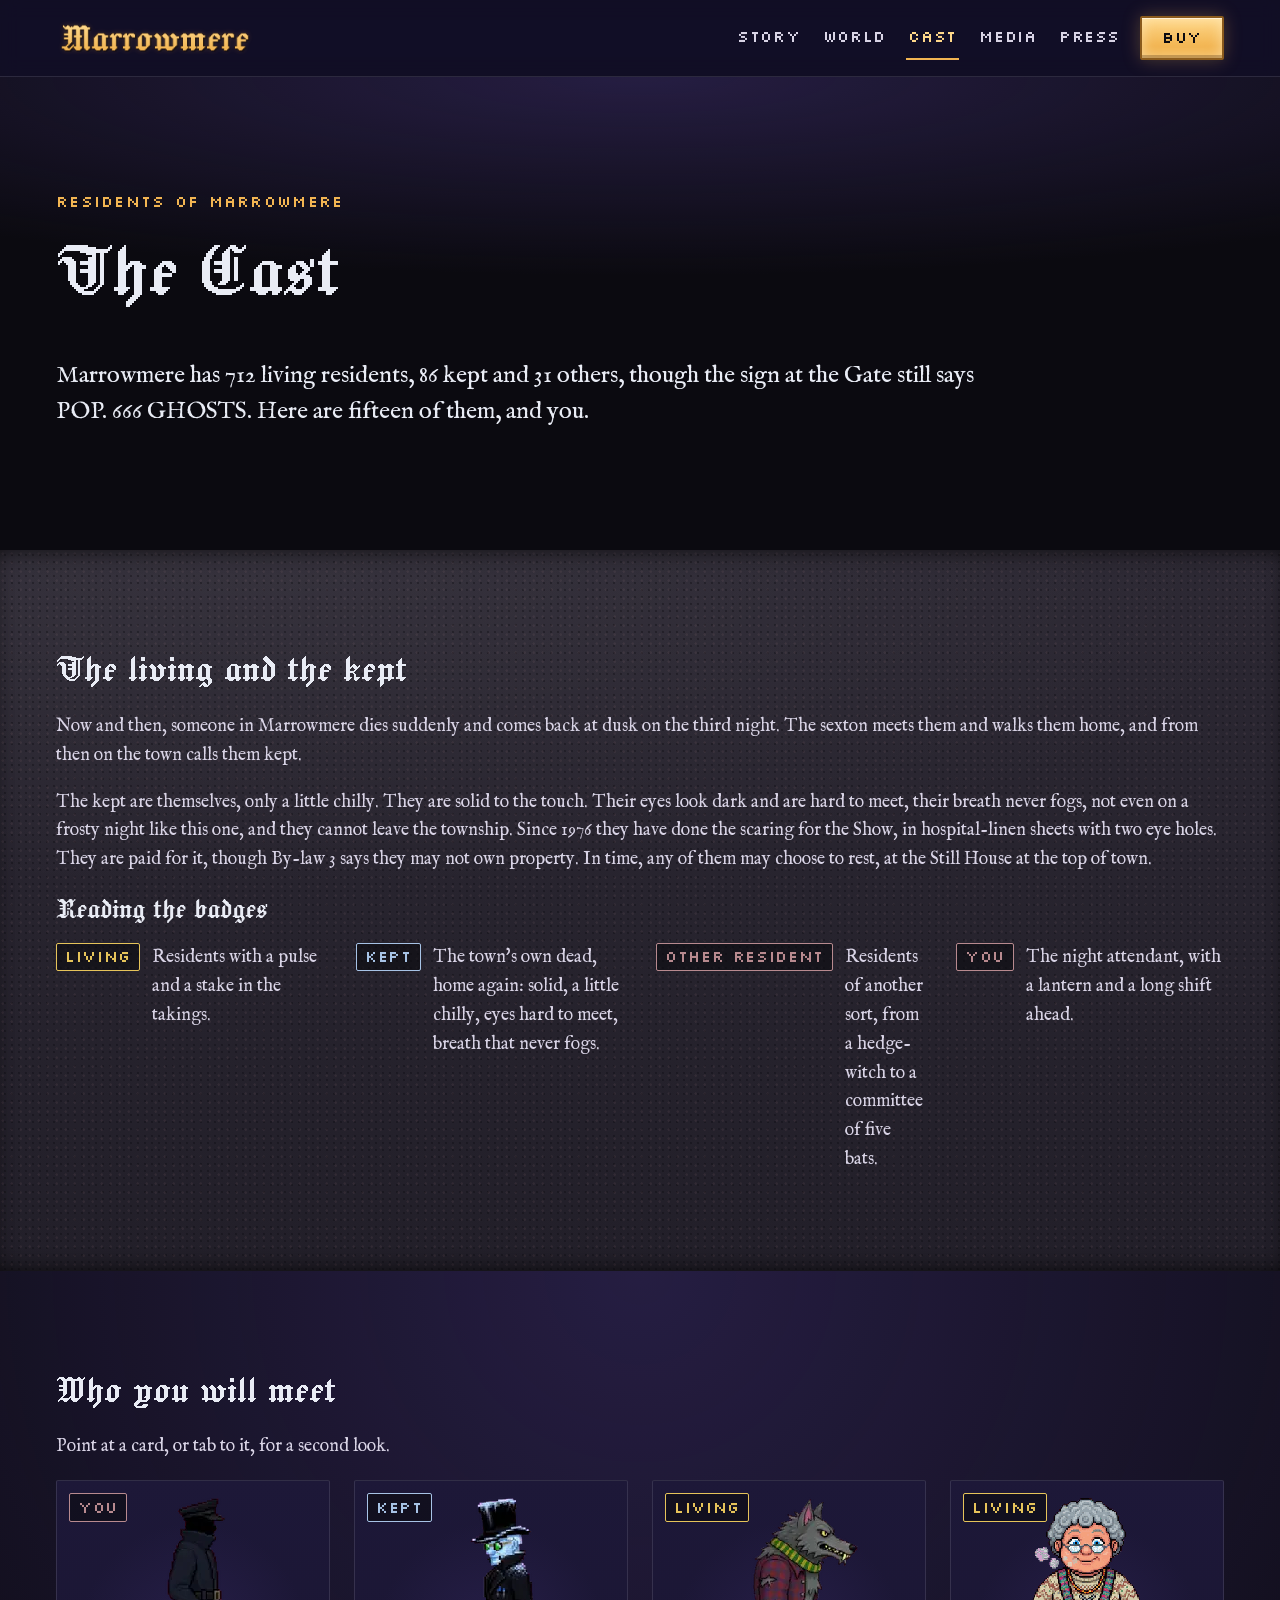
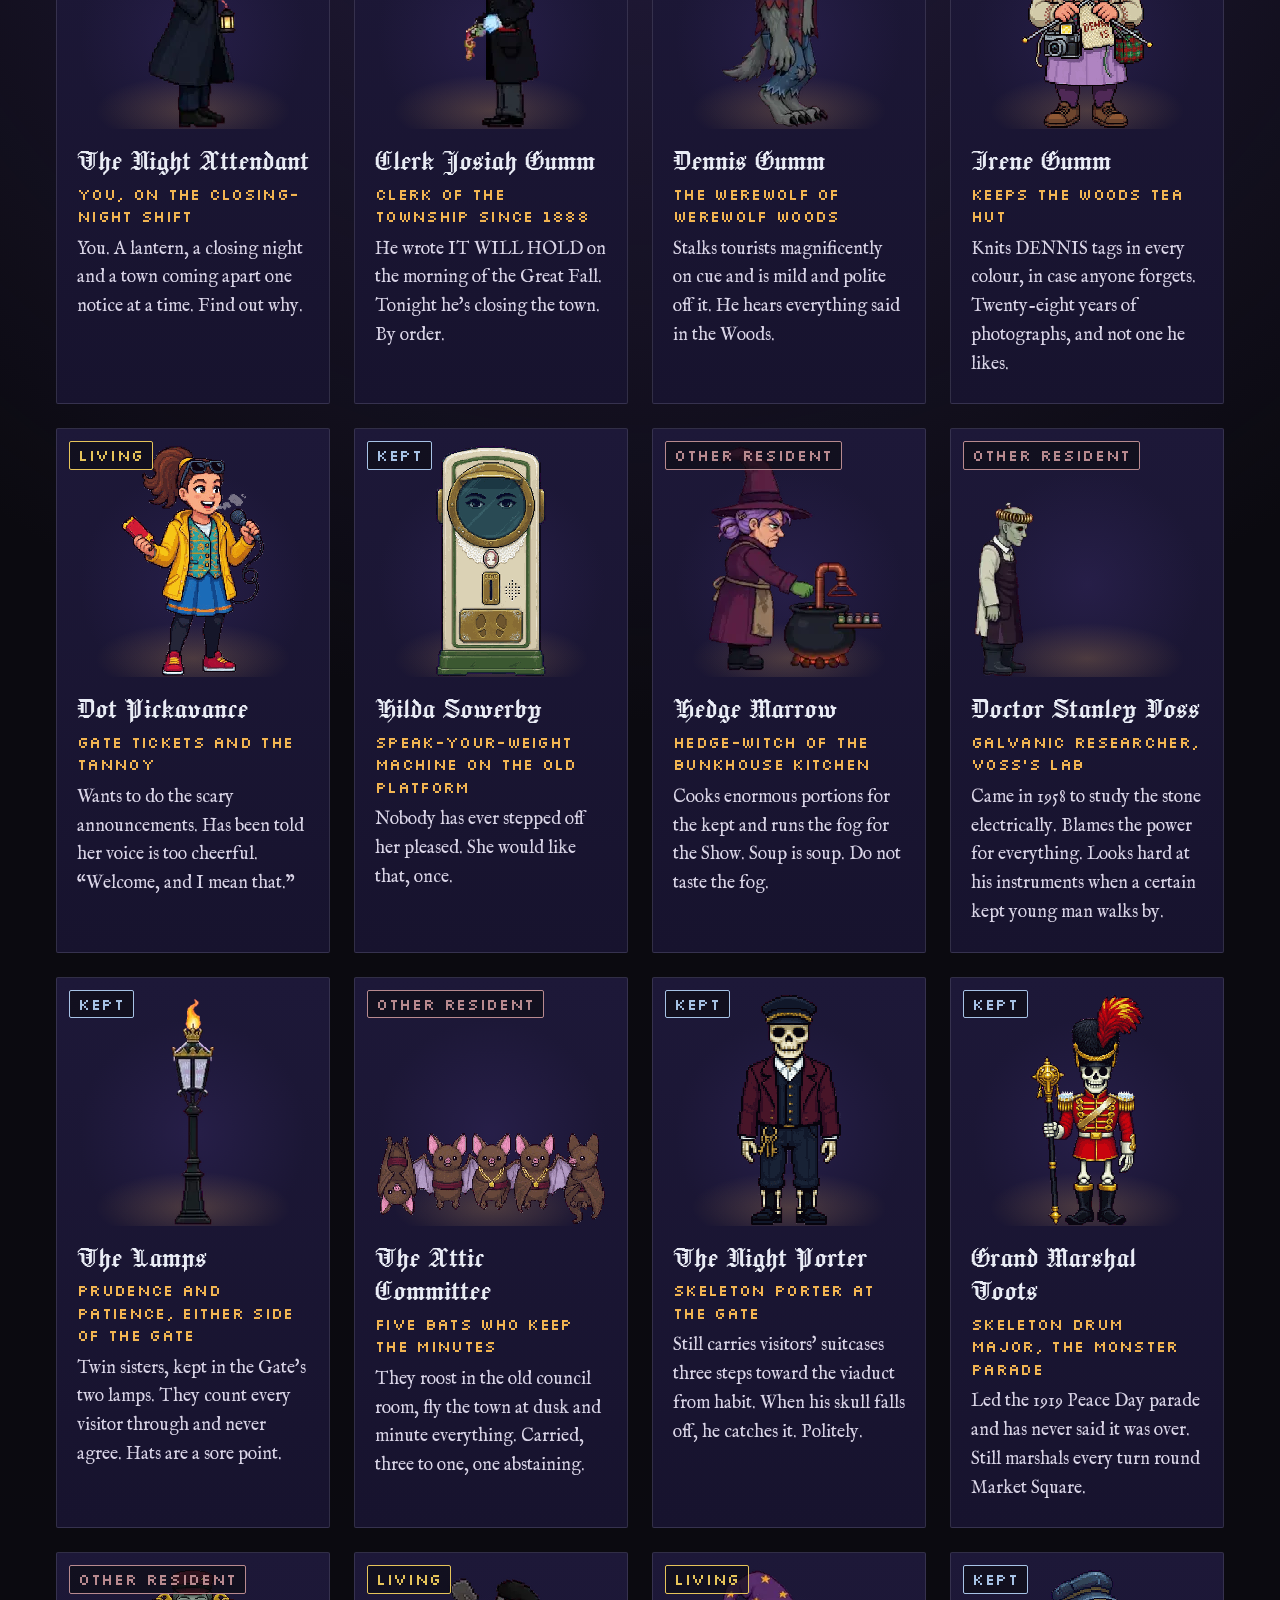
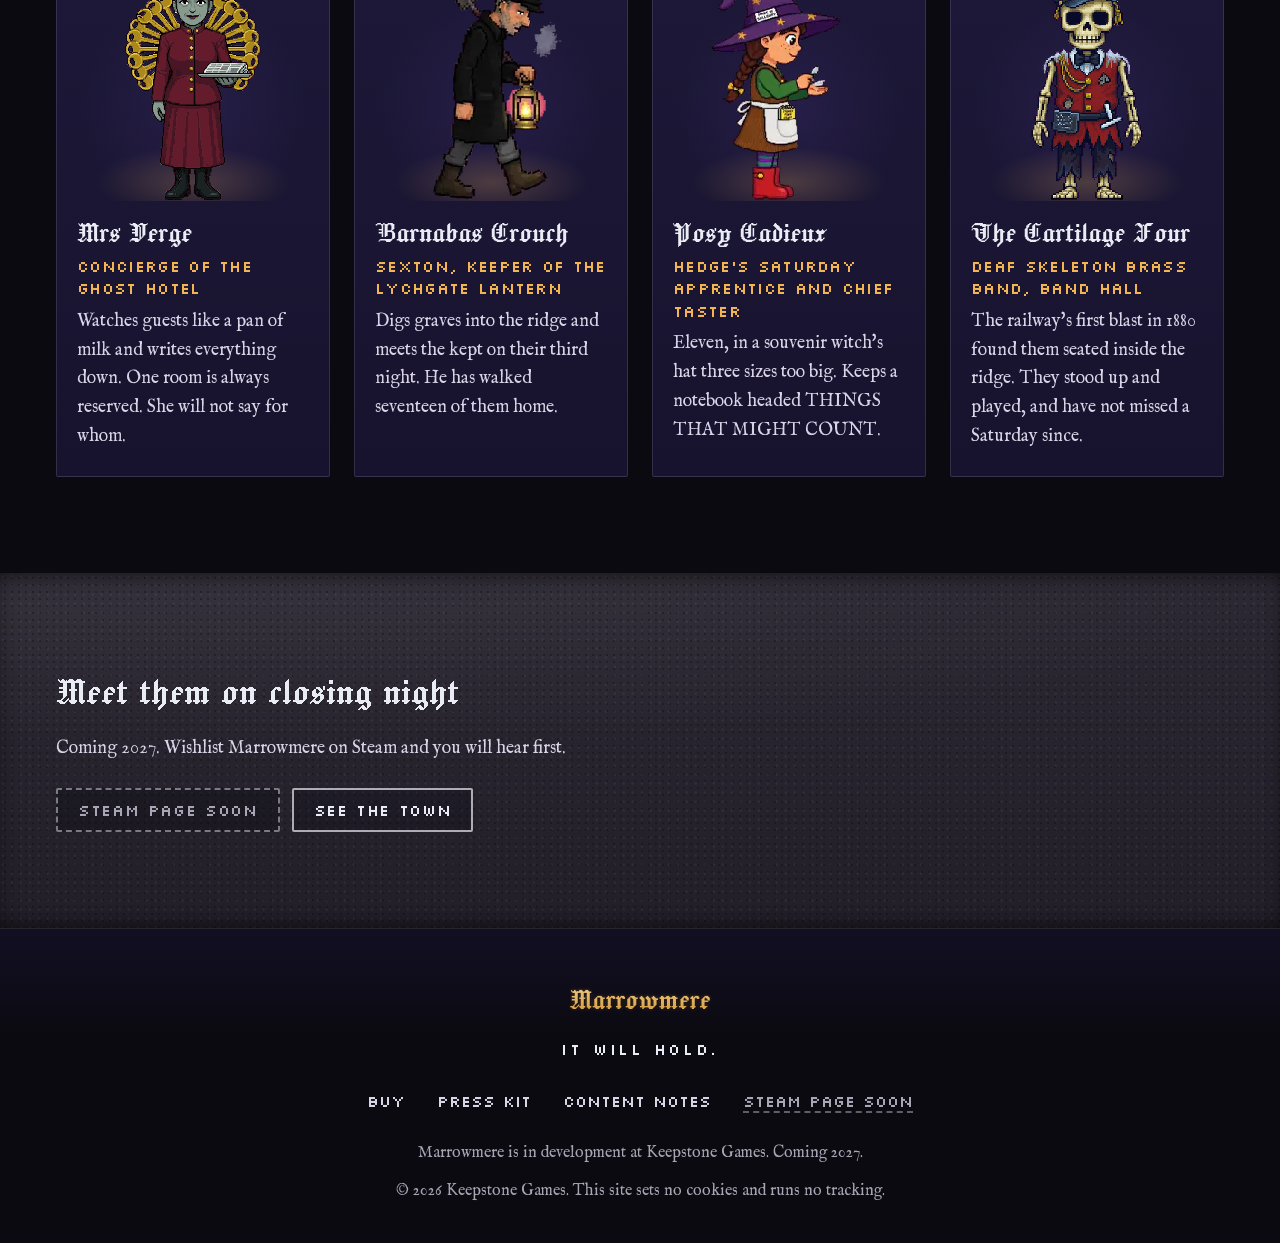
<file: cast.html>
<!doctype html>
<html lang="en-CA">
<head>
<meta charset="utf-8">
<meta name="viewport" content="width=device-width, initial-scale=1">
<title>The Cast | Marrowmere</title>
<meta name="description" content="Meet fifteen residents of Marrowmere, living and kept, and the night attendant: Clerk Josiah Gumm, Dennis the werewolf, Dot on the tannoy and more.">
<link rel="canonical" href="https://bottobot.github.io/marrowmere-site/cast.html">
<meta property="og:type" content="website">
<meta property="og:site_name" content="Marrowmere">
<meta property="og:title" content="The Cast | Marrowmere">
<meta property="og:description" content="Meet fifteen residents of Marrowmere, living and kept, and the night attendant: Clerk Josiah Gumm, Dennis the werewolf, Dot on the tannoy and more.">
<meta property="og:url" content="https://bottobot.github.io/marrowmere-site/cast.html">
<meta property="og:image" content="https://bottobot.github.io/marrowmere-site/assets/img/brand/og-image.jpg">
<meta name="twitter:card" content="summary_large_image">
<meta name="theme-color" content="#120f24">
<link rel="icon" href="assets/icons/favicon.ico" sizes="any">
<link rel="icon" type="image/png" sizes="32x32" href="assets/icons/favicon-32.png">
<link rel="apple-touch-icon" href="assets/icons/apple-touch-icon.png">
<link rel="manifest" href="site.webmanifest">
<link rel="preload" href="assets/fonts/jacquard24.woff2" as="font" type="font/woff2" crossorigin>
<link rel="stylesheet" href="css/site.css">
<script src="js/config.js"></script>
<script src="js/site.js" defer></script>
</head>
<body class="page-cast">
<!-- @region header -->
<a class="skip-link" href="#main">Skip to content</a>
<header class="site-header">
  <div class="wrap site-header__inner">
    <a class="brand" href="index.html"><img src="assets/img/brand/wordmark-1200.png" alt="Marrowmere" width="240" height="60"></a>
    <button class="nav-toggle" type="button" aria-expanded="false" aria-controls="site-nav"><span class="visually-hidden">Menu</span><span class="nav-toggle__bars" aria-hidden="true"></span></button>
    <nav id="site-nav" class="site-nav" aria-label="Main">
      <ul>
        <li><a href="story.html">Story</a></li>
        <li><a href="world.html">World</a></li>
        <li><a href="cast.html" aria-current="page">Cast</a></li>
        <li><a href="media.html">Media</a></li>
        <li><a href="press.html">Press</a></li>
        <li><a class="btn btn--primary" href="buy.html">Buy</a></li>
      </ul>
    </nav>
  </div>
</header>
<!-- @end header -->
<main id="main">
  <section class="section section--night" aria-labelledby="cast-title">
    <div class="wrap">
      <p class="eyebrow">Residents of Marrowmere</p>
      <h1 id="cast-title">The Cast</h1>
      <p class="lede">Marrowmere has 712 living residents, 86 kept and 31 others, though the sign at the Gate still says POP. 666 GHOSTS. Here are fifteen of them, and you.</p>
    </div>
  </section>

  <section class="section section--stone" aria-labelledby="kept-title">
    <div class="wrap">
      <h2 id="kept-title">The living and the kept</h2>
      <p>Now and then, someone in Marrowmere dies suddenly and comes back at dusk on the third night. The sexton meets them and walks them home, and from then on the town calls them kept.</p>
      <p>The kept are themselves, only a little chilly. They are solid to the touch. Their eyes look dark and are hard to meet, their breath never fogs, not even on a frosty night like this one, and they cannot leave the township. Since 1976 they have done the scaring for the Show, in hospital-linen sheets with two eye holes. They are paid for it, though By-law 3 says they may not own property. In time, any of them may choose to rest, at the Still House at the top of town.</p>
      <h3>Reading the badges</h3>
      <dl class="cast-legend">
        <div><dt><span class="badge badge--living">Living</span></dt><dd>Residents with a pulse and a stake in the takings.</dd></div>
        <div><dt><span class="badge badge--kept">Kept</span></dt><dd>The town's own dead, home again: solid, a little chilly, eyes hard to meet, breath that never fogs.</dd></div>
        <div><dt><span class="badge badge--other">Other resident</span></dt><dd>Residents of another sort, from a hedge-witch to a committee of five bats.</dd></div>
        <div><dt><span class="badge badge--other">You</span></dt><dd>The night attendant, with a lantern and a long shift ahead.</dd></div>
      </dl>
    </div>
  </section>

  <section class="section section--night" aria-labelledby="residents-title">
    <div class="wrap">
      <h2 id="residents-title">Who you will meet</h2>
      <p>Point at a card, or tab to it, for a second look.</p>
      <div class="grid grid--4">
<!-- render_pages.py fills this region from tools/manifest.json (every cast entry, in manifest order); never edit inside it by hand -->
<!-- @region cast-cards -->
<article class="cast-card" id="night-attendant" tabindex="0" aria-labelledby="night-attendant-name">
  <div class="cast-card__sprite">
    <picture>
      <source media="(prefers-reduced-motion: no-preference)" type="image/webp" srcset="assets/sprites/night-attendant-idle.webp" width="102" height="256">
      <img class="cast-card__front" src="assets/sprites/night-attendant-front.png" alt="The Night Attendant" width="201" height="480" loading="lazy">
    </picture>
    <img class="cast-card__alt" src="assets/sprites/night-attendant-expr-a.png" alt="" width="239" height="256" loading="lazy">
  </div>
  <h3 id="night-attendant-name">The Night Attendant</h3>
  <span class="badge badge--other">You</span>
  <p class="cast-card__role">You, on the closing-night shift</p>
  <p class="cast-card__hook">You. A lantern, a closing night and a town coming apart one notice at a time. Find out why.</p>
</article>
<article class="cast-card" id="josiah-gumm" tabindex="0" aria-labelledby="josiah-gumm-name">
  <div class="cast-card__sprite">
    <picture>
      <source media="(prefers-reduced-motion: no-preference)" type="image/webp" srcset="assets/sprites/josiah-gumm-idle.webp" width="110" height="256">
      <img class="cast-card__front" src="assets/sprites/josiah-gumm-front.png" alt="Clerk Josiah Gumm" width="236" height="480" loading="lazy">
    </picture>
    <img class="cast-card__alt" src="assets/sprites/josiah-gumm-expr-a.png" alt="" width="220" height="256" loading="lazy">
  </div>
  <h3 id="josiah-gumm-name">Clerk Josiah Gumm</h3>
  <span class="badge badge--kept">Kept</span>
  <p class="cast-card__role">Clerk of the Township since 1888</p>
  <p class="cast-card__hook">He wrote IT WILL HOLD on the morning of the Great Fall. Tonight he's closing the town. By order.</p>
</article>
<article class="cast-card" id="dennis-gumm" tabindex="0" aria-labelledby="dennis-gumm-name">
  <div class="cast-card__sprite">
    <picture>
      <source media="(prefers-reduced-motion: no-preference)" type="image/webp" srcset="assets/sprites/dennis-gumm-idle.webp" width="157" height="256">
      <img class="cast-card__front" src="assets/sprites/dennis-gumm-front.png" alt="Dennis Gumm" width="294" height="480" loading="lazy">
    </picture>
    <img class="cast-card__alt" src="assets/sprites/dennis-gumm-expr-a.png" alt="" width="249" height="256" loading="lazy">
  </div>
  <h3 id="dennis-gumm-name">Dennis Gumm</h3>
  <span class="badge badge--living">Living</span>
  <p class="cast-card__role">The werewolf of Werewolf Woods</p>
  <p class="cast-card__hook">Stalks tourists magnificently on cue and is mild and polite off it. He hears everything said in the Woods.</p>
</article>
<article class="cast-card" id="irene-gumm" tabindex="0" aria-labelledby="irene-gumm-name">
  <div class="cast-card__sprite">
    <img class="cast-card__front" src="assets/sprites/irene-gumm-front.png" alt="Irene Gumm" width="277" height="480" loading="lazy">
    <img class="cast-card__alt" src="assets/sprites/irene-gumm-expr-a.png" alt="" width="254" height="256" loading="lazy">
  </div>
  <h3 id="irene-gumm-name">Irene Gumm</h3>
  <span class="badge badge--living">Living</span>
  <p class="cast-card__role">Keeps the Woods tea hut</p>
  <p class="cast-card__hook">Knits DENNIS tags in every colour, in case anyone forgets. Twenty-eight years of photographs, and not one he likes.</p>
</article>
<article class="cast-card" id="dot-pickavance" tabindex="0" aria-labelledby="dot-pickavance-name">
  <div class="cast-card__sprite">
    <img class="cast-card__front" src="assets/sprites/dot-pickavance-front.png" alt="Dot Pickavance" width="304" height="480" loading="lazy">
    <img class="cast-card__alt" src="assets/sprites/dot-pickavance-expr-a.png" alt="" width="240" height="256" loading="lazy">
  </div>
  <h3 id="dot-pickavance-name">Dot Pickavance</h3>
  <span class="badge badge--living">Living</span>
  <p class="cast-card__role">Gate tickets and the tannoy</p>
  <p class="cast-card__hook">Wants to do the scary announcements. Has been told her voice is too cheerful. “Welcome, and I mean that.”</p>
</article>
<article class="cast-card" id="hilda-sowerby" tabindex="0" aria-labelledby="hilda-sowerby-name">
  <div class="cast-card__sprite">
    <img class="cast-card__front" src="assets/sprites/hilda-sowerby-front.png" alt="Hilda Sowerby" width="230" height="480" loading="lazy">
    <img class="cast-card__alt" src="assets/sprites/hilda-sowerby-expr-a.png" alt="" width="216" height="256" loading="lazy">
  </div>
  <h3 id="hilda-sowerby-name">Hilda Sowerby</h3>
  <span class="badge badge--kept">Kept</span>
  <p class="cast-card__role">Speak-Your-Weight machine on the old platform</p>
  <p class="cast-card__hook">Nobody has ever stepped off her pleased. She would like that, once.</p>
</article>
<article class="cast-card" id="hedge-marrow" tabindex="0" aria-labelledby="hedge-marrow-name">
  <div class="cast-card__sprite">
    <picture>
      <source media="(prefers-reduced-motion: no-preference)" type="image/webp" srcset="assets/sprites/hedge-marrow-idle.webp" width="209" height="256">
      <img class="cast-card__front" src="assets/sprites/hedge-marrow-front.png" alt="Hedge Marrow" width="247" height="480" loading="lazy">
    </picture>
    <img class="cast-card__alt" src="assets/sprites/hedge-marrow-expr-a.png" alt="" width="232" height="256" loading="lazy">
  </div>
  <h3 id="hedge-marrow-name">Hedge Marrow</h3>
  <span class="badge badge--other">Other resident</span>
  <p class="cast-card__role">Hedge-witch of the bunkhouse kitchen</p>
  <p class="cast-card__hook">Cooks enormous portions for the kept and runs the fog for the Show. Soup is soup. Do not taste the fog.</p>
</article>
<article class="cast-card" id="stanley-voss" tabindex="0" aria-labelledby="stanley-voss-name">
  <div class="cast-card__sprite">
    <picture>
      <source media="(prefers-reduced-motion: no-preference)" type="image/webp" srcset="assets/sprites/stanley-voss-idle.webp" width="337" height="256">
      <img class="cast-card__front" src="assets/sprites/stanley-voss-front.png" alt="Doctor Stanley Voss" width="229" height="480" loading="lazy">
    </picture>
    <img class="cast-card__alt" src="assets/sprites/stanley-voss-expr-a.png" alt="" width="238" height="256" loading="lazy">
  </div>
  <h3 id="stanley-voss-name">Doctor Stanley Voss</h3>
  <span class="badge badge--other">Other resident</span>
  <p class="cast-card__role">Galvanic researcher, Voss's Lab</p>
  <p class="cast-card__hook">Came in 1958 to study the stone electrically. Blames the power for everything. Looks hard at his instruments when a certain kept young man walks by.</p>
</article>
<article class="cast-card" id="the-lamps" tabindex="0" aria-labelledby="the-lamps-name">
  <div class="cast-card__sprite">
    <picture>
      <source media="(prefers-reduced-motion: no-preference)" type="image/webp" srcset="assets/sprites/the-lamps-idle.webp" width="50" height="256">
      <img class="cast-card__front" src="assets/sprites/the-lamps-front.png" alt="The Lamps" width="316" height="480" loading="lazy">
    </picture>
    <img class="cast-card__alt" src="assets/sprites/the-lamps-expr-a.png" alt="" width="182" height="256" loading="lazy">
  </div>
  <h3 id="the-lamps-name">The Lamps</h3>
  <span class="badge badge--kept">Kept</span>
  <p class="cast-card__role">Prudence and Patience, either side of the Gate</p>
  <p class="cast-card__hook">Twin sisters, kept in the Gate's two lamps. They count every visitor through and never agree. Hats are a sore point.</p>
</article>
<article class="cast-card" id="attic-committee" tabindex="0" aria-labelledby="attic-committee-name">
  <div class="cast-card__sprite">
    <img class="cast-card__front" src="assets/sprites/attic-committee-front.png" alt="The Attic Committee" width="398" height="162" loading="lazy">
    <img class="cast-card__alt" src="assets/sprites/attic-committee-expr-a.png" alt="" width="180" height="256" loading="lazy">
  </div>
  <h3 id="attic-committee-name">The Attic Committee</h3>
  <span class="badge badge--other">Other resident</span>
  <p class="cast-card__role">Five bats who keep the minutes</p>
  <p class="cast-card__hook">They roost in the old council room, fly the town at dusk and minute everything. Carried, three to one, one abstaining.</p>
</article>
<article class="cast-card" id="night-porter" tabindex="0" aria-labelledby="night-porter-name">
  <div class="cast-card__sprite">
    <img class="cast-card__front" src="assets/sprites/night-porter-front.png" alt="The Night Porter" width="221" height="480" loading="lazy">
    <img class="cast-card__alt" src="assets/sprites/night-porter-expr-a.png" alt="" width="227" height="256" loading="lazy">
  </div>
  <h3 id="night-porter-name">The Night Porter</h3>
  <span class="badge badge--kept">Kept</span>
  <p class="cast-card__role">Skeleton porter at the Gate</p>
  <p class="cast-card__hook">Still carries visitors' suitcases three steps toward the viaduct from habit. When his skull falls off, he catches it. Politely.</p>
</article>
<article class="cast-card" id="grand-marshal-toots" tabindex="0" aria-labelledby="grand-marshal-toots-name">
  <div class="cast-card__sprite">
    <img class="cast-card__front" src="assets/sprites/grand-marshal-toots-front.png" alt="Grand Marshal Toots" width="240" height="480" loading="lazy">
    <img class="cast-card__alt" src="assets/sprites/grand-marshal-toots-expr-a.png" alt="" width="212" height="256" loading="lazy">
  </div>
  <h3 id="grand-marshal-toots-name">Grand Marshal Toots</h3>
  <span class="badge badge--kept">Kept</span>
  <p class="cast-card__role">Skeleton drum major, the Monster Parade</p>
  <p class="cast-card__hook">Led the 1919 Peace Day parade and has never said it was over. Still marshals every turn round Market Square.</p>
</article>
<article class="cast-card" id="mrs-verge" tabindex="0" aria-labelledby="mrs-verge-name">
  <div class="cast-card__sprite">
    <img class="cast-card__front" src="assets/sprites/mrs-verge-front.png" alt="Mrs Verge" width="286" height="480" loading="lazy">
    <img class="cast-card__alt" src="assets/sprites/mrs-verge-expr-a.png" alt="" width="243" height="256" loading="lazy">
  </div>
  <h3 id="mrs-verge-name">Mrs Verge</h3>
  <span class="badge badge--other">Other resident</span>
  <p class="cast-card__role">Concierge of the Ghost Hotel</p>
  <p class="cast-card__hook">Watches guests like a pan of milk and writes everything down. One room is always reserved. She will not say for whom.</p>
</article>
<article class="cast-card" id="barnabas-crouch" tabindex="0" aria-labelledby="barnabas-crouch-name">
  <div class="cast-card__sprite">
    <picture>
      <source media="(prefers-reduced-motion: no-preference)" type="image/webp" srcset="assets/sprites/barnabas-crouch-idle.webp" width="160" height="256">
      <img class="cast-card__front" src="assets/sprites/barnabas-crouch-front.png" alt="Barnabas Crouch" width="262" height="480" loading="lazy">
    </picture>
    <img class="cast-card__alt" src="assets/sprites/barnabas-crouch-expr-a.png" alt="" width="256" height="256" loading="lazy">
  </div>
  <h3 id="barnabas-crouch-name">Barnabas Crouch</h3>
  <span class="badge badge--living">Living</span>
  <p class="cast-card__role">Sexton, keeper of the lychgate lantern</p>
  <p class="cast-card__hook">Digs graves into the ridge and meets the kept on their third night. He has walked seventeen of them home.</p>
</article>
<article class="cast-card" id="posy-cadieux" tabindex="0" aria-labelledby="posy-cadieux-name">
  <div class="cast-card__sprite">
    <picture>
      <source media="(prefers-reduced-motion: no-preference)" type="image/webp" srcset="assets/sprites/posy-cadieux-idle.webp" width="177" height="256">
      <img class="cast-card__front" src="assets/sprites/posy-cadieux-front.png" alt="Posy Cadieux" width="283" height="480" loading="lazy">
    </picture>
    <img class="cast-card__alt" src="assets/sprites/posy-cadieux-expr-a.png" alt="" width="256" height="232" loading="lazy">
  </div>
  <h3 id="posy-cadieux-name">Posy Cadieux</h3>
  <span class="badge badge--living">Living</span>
  <p class="cast-card__role">Hedge's Saturday apprentice and chief taster</p>
  <p class="cast-card__hook">Eleven, in a souvenir witch's hat three sizes too big. Keeps a notebook headed THINGS THAT MIGHT COUNT.</p>
</article>
<article class="cast-card" id="cartilage-four-cornet" tabindex="0" aria-labelledby="cartilage-four-cornet-name">
  <div class="cast-card__sprite">
    <img class="cast-card__front" src="assets/sprites/cartilage-four-cornet-front.png" alt="The Cartilage Four" width="235" height="480" loading="lazy">
    <img class="cast-card__alt" src="assets/sprites/cartilage-four-cornet-expr-a.png" alt="" width="210" height="256" loading="lazy">
  </div>
  <h3 id="cartilage-four-cornet-name">The Cartilage Four</h3>
  <span class="badge badge--kept">Kept</span>
  <p class="cast-card__role">Deaf skeleton brass band, Band Hall</p>
  <p class="cast-card__hook">The railway's first blast in 1880 found them seated inside the ridge. They stood up and played, and have not missed a Saturday since.</p>
</article>
<!-- @end cast-cards -->
      </div>
    </div>
  </section>

  <section class="section section--stone" aria-labelledby="cast-cta-title">
    <div class="wrap">
      <h2 id="cast-cta-title">Meet them on closing night</h2>
      <p><span data-cfg="release">Coming 2027</span>. Wishlist Marrowmere on Steam and you will hear first.</p>
      <div class="store-buttons">
        <a class="btn btn--primary" href="buy.html" data-cfg-href="stores.steam" data-soon="Steam page soon">Wishlist on Steam</a>
        <a class="btn btn--ghost" href="world.html">See the town</a>
      </div>
    </div>
  </section>
</main>
<!-- @region footer -->
<footer class="site-footer">
  <div class="wrap site-footer__inner">
    <img class="site-footer__mark" src="assets/img/brand/wordmark-1200.png" alt="" width="180" height="45">
    <p class="site-footer__motto">IT WILL HOLD.</p>
    <ul class="site-footer__links">
      <li><a href="buy.html">Buy</a></li>
      <li><a href="press.html">Press kit</a></li>
      <li><a href="buy.html#content-notes">Content notes</a></li>
      <li><a href="buy.html" data-cfg-href="stores.steam" data-soon="Steam page soon">Steam</a></li>
    </ul>
    <p class="site-footer__small">Marrowmere is in development at <span data-cfg="studio">Keepstone Games</span>. <span data-cfg="release">Coming 2027</span>.</p>
    <p class="site-footer__small">&copy; 2026 Keepstone Games. This site sets no cookies and runs no tracking.</p>
  </div>
</footer>
<!-- @end footer -->
</body>
</html>
</file>
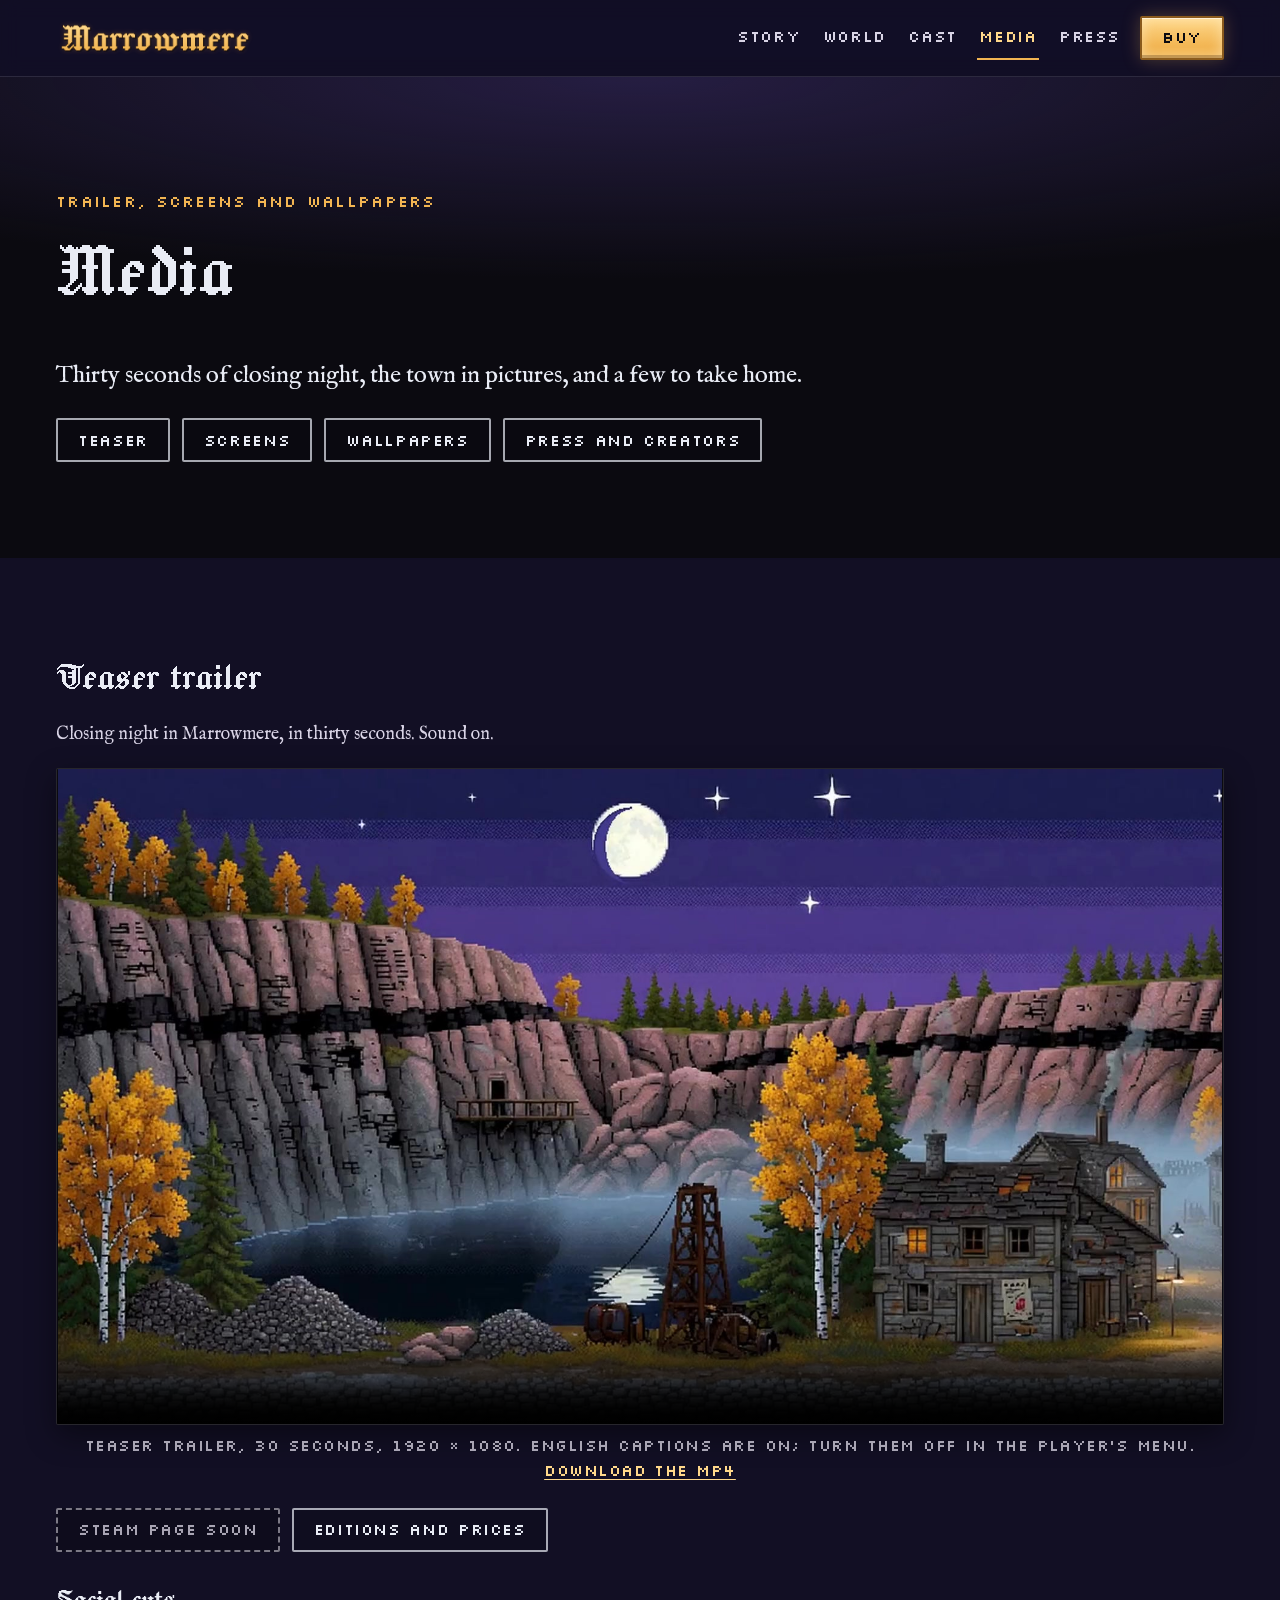
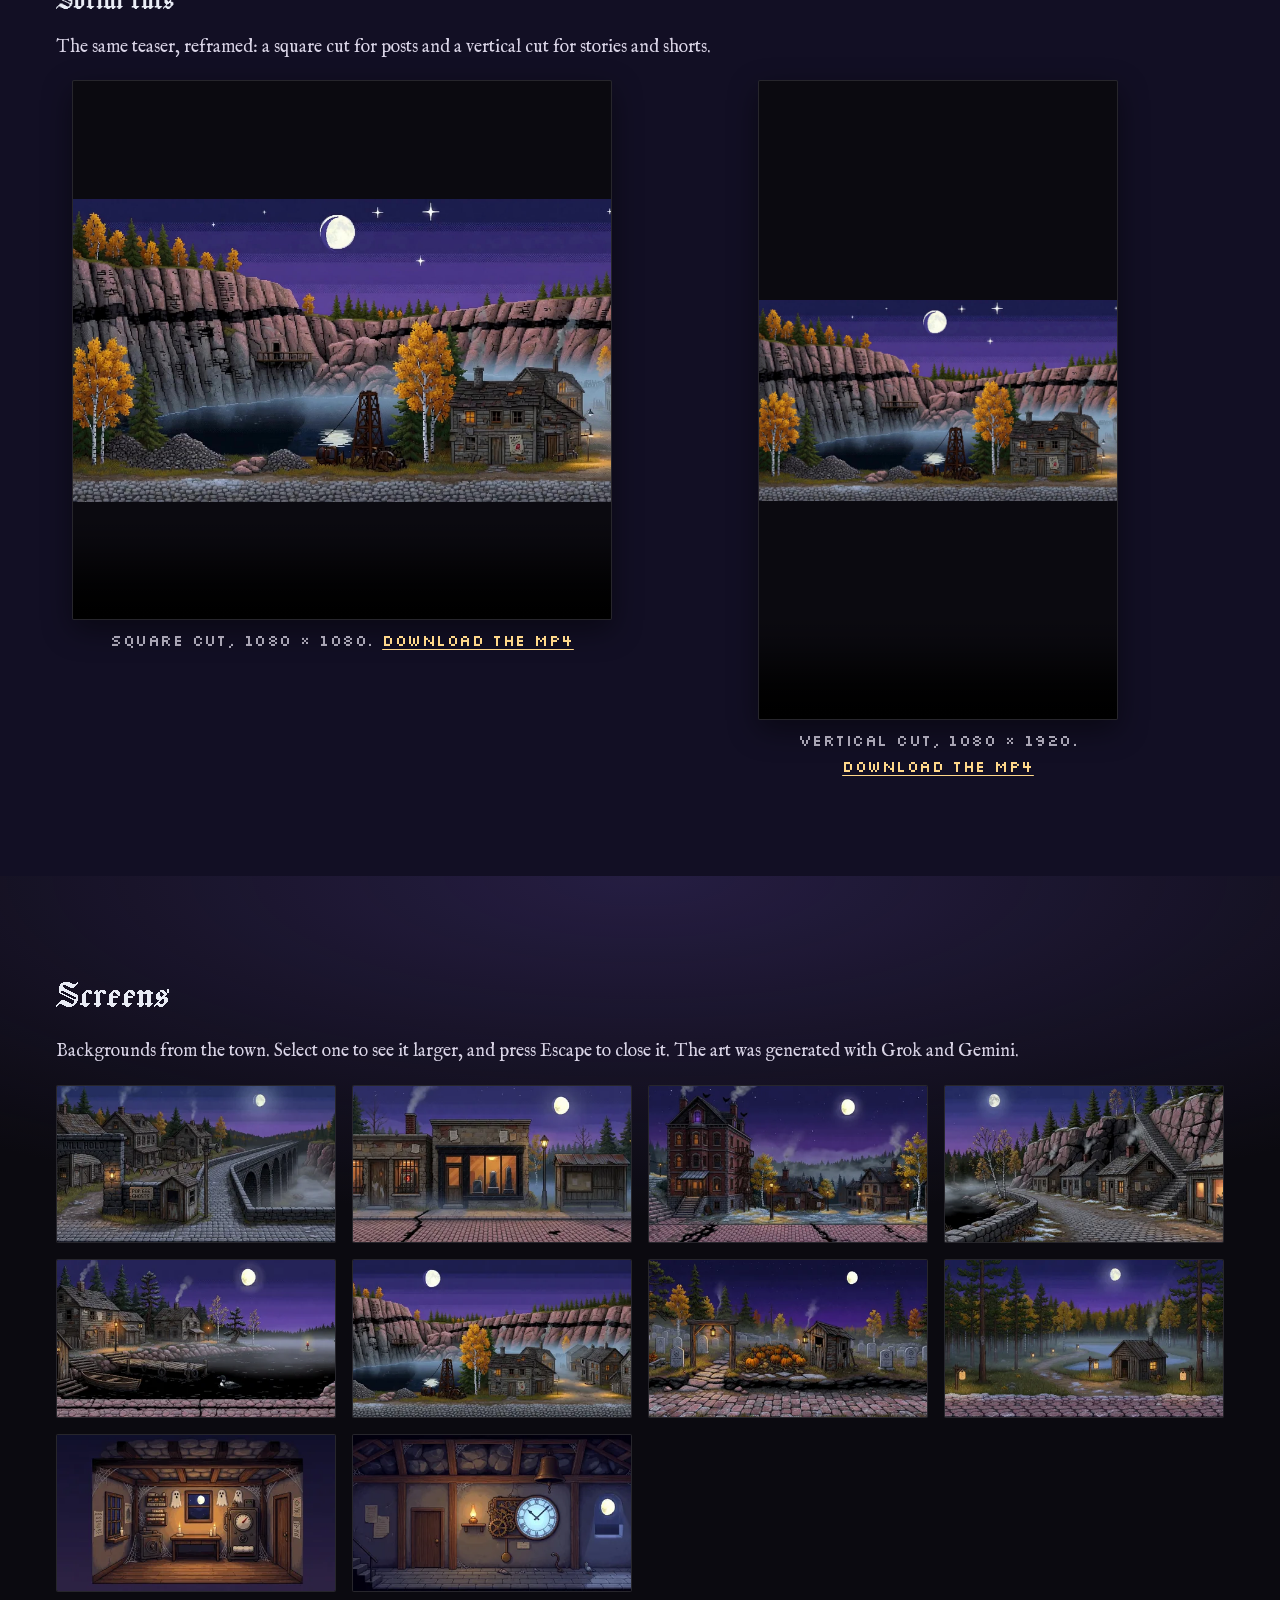
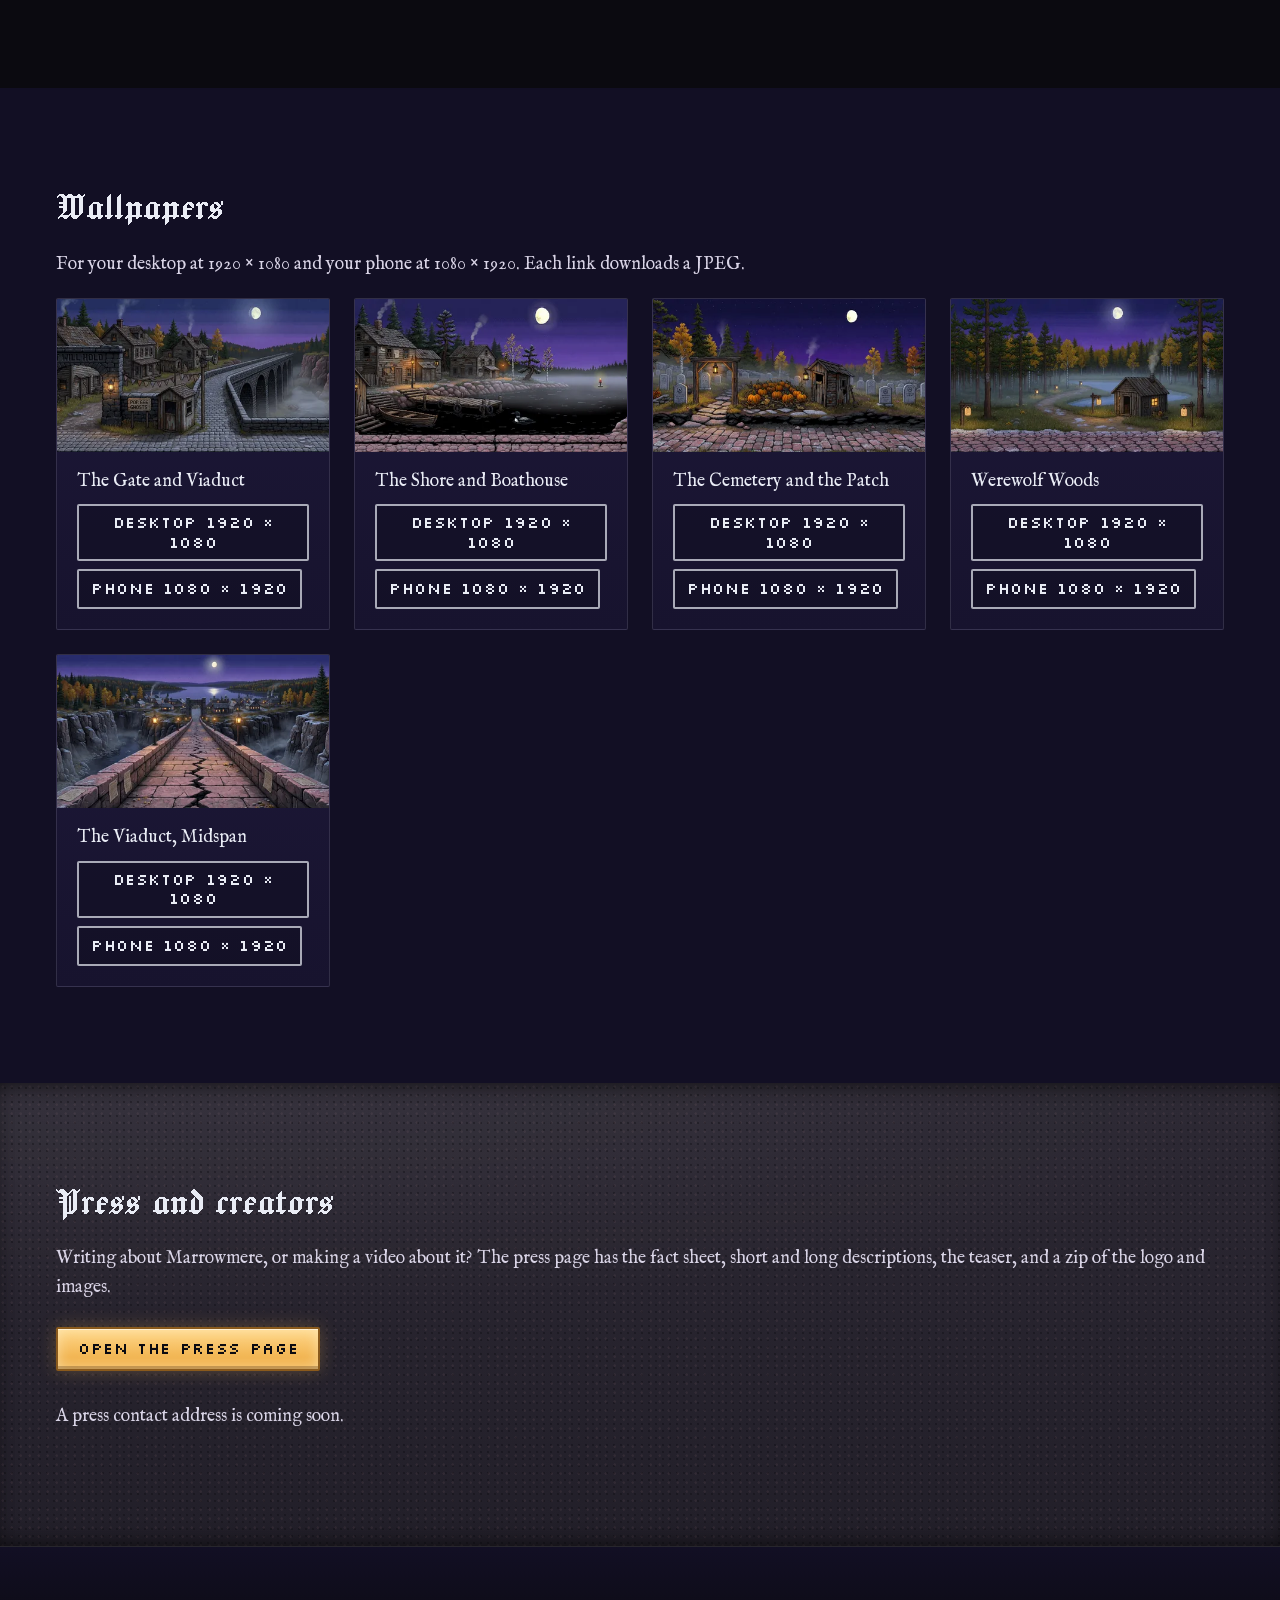
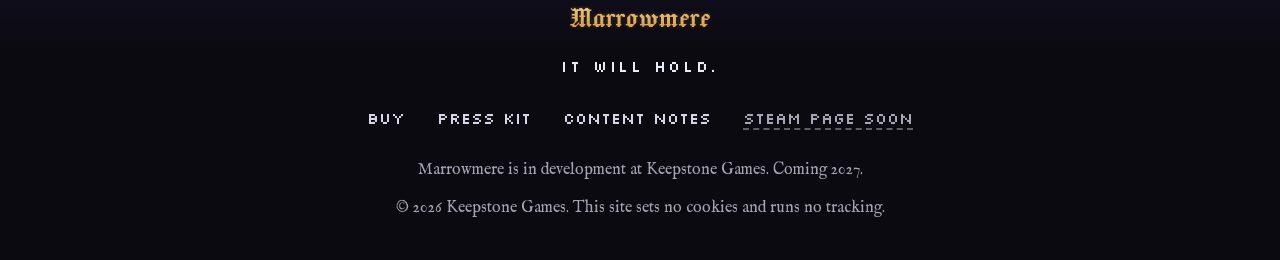
<file: media.html>
<!doctype html>
<html lang="en-CA">
<head>
<meta charset="utf-8">
<meta name="viewport" content="width=device-width, initial-scale=1">
<title>Media | Marrowmere</title>
<meta name="description" content="Watch the 30-second Marrowmere teaser and its square and vertical cuts, browse screens of the quarry town, and download wallpapers for desktop and phone.">
<link rel="canonical" href="https://bottobot.github.io/marrowmere-site/media.html">
<meta property="og:type" content="website">
<meta property="og:site_name" content="Marrowmere">
<meta property="og:title" content="Media | Marrowmere">
<meta property="og:description" content="Watch the 30-second Marrowmere teaser and its square and vertical cuts, browse screens of the quarry town, and download wallpapers for desktop and phone.">
<meta property="og:url" content="https://bottobot.github.io/marrowmere-site/media.html">
<meta property="og:image" content="https://bottobot.github.io/marrowmere-site/assets/img/brand/og-image.jpg">
<meta name="twitter:card" content="summary_large_image">
<meta name="theme-color" content="#120f24">
<link rel="icon" href="assets/icons/favicon.ico" sizes="any">
<link rel="icon" type="image/png" sizes="32x32" href="assets/icons/favicon-32.png">
<link rel="apple-touch-icon" href="assets/icons/apple-touch-icon.png">
<link rel="manifest" href="site.webmanifest">
<link rel="preload" href="assets/fonts/jacquard24.woff2" as="font" type="font/woff2" crossorigin>
<link rel="stylesheet" href="css/site.css">
<script src="js/config.js"></script>
<script src="js/site.js" defer></script>
</head>
<body class="page-media">
<!-- @region header -->
<a class="skip-link" href="#main">Skip to content</a>
<header class="site-header">
  <div class="wrap site-header__inner">
    <a class="brand" href="index.html"><img src="assets/img/brand/wordmark-1200.png" alt="Marrowmere" width="240" height="60"></a>
    <button class="nav-toggle" type="button" aria-expanded="false" aria-controls="site-nav"><span class="visually-hidden">Menu</span><span class="nav-toggle__bars" aria-hidden="true"></span></button>
    <nav id="site-nav" class="site-nav" aria-label="Main">
      <ul>
        <li><a href="story.html">Story</a></li>
        <li><a href="world.html">World</a></li>
        <li><a href="cast.html">Cast</a></li>
        <li><a href="media.html" aria-current="page">Media</a></li>
        <li><a href="press.html">Press</a></li>
        <li><a class="btn btn--primary" href="buy.html">Buy</a></li>
      </ul>
    </nav>
  </div>
</header>
<!-- @end header -->
<main id="main">
  <section class="section section--night" aria-labelledby="media-title">
    <div class="wrap">
      <p class="eyebrow">Trailer, screens and wallpapers</p>
      <h1 id="media-title">Media</h1>
      <p class="lede">Thirty seconds of closing night, the town in pictures, and a few to take home.</p>
      <nav class="store-buttons" aria-label="On this page">
        <a class="btn btn--ghost" href="#teaser">Teaser</a>
        <a class="btn btn--ghost" href="#screens">Screens</a>
        <a class="btn btn--ghost" href="#wallpapers">Wallpapers</a>
        <a class="btn btn--ghost" href="#press-and-creators">Press and creators</a>
      </nav>
    </div>
  </section>

  <section class="section" id="teaser" aria-labelledby="teaser-title">
    <div class="wrap">
      <h2 id="teaser-title">Teaser trailer</h2>
      <p>Closing night in Marrowmere, in thirty seconds. Sound on.</p>
      <figure class="player">
        <video controls preload="none" playsinline aria-label="Marrowmere teaser trailer" poster="assets/video/teaser-poster.jpg" width="1920" height="1080">
          <source src="assets/video/teaser-16x9.mp4" type="video/mp4">
          <track kind="captions" src="assets/video/teaser.vtt" srclang="en" label="English" default>
          <a href="assets/video/teaser-16x9.mp4">Download the teaser (MP4)</a>
        </video>
        <figcaption>Teaser trailer, 30 seconds, 1920 × 1080. English captions are on; turn them off in the player's menu. <a href="assets/video/teaser-16x9.mp4" download>Download the MP4</a></figcaption>
      </figure>
      <div class="store-buttons">
        <a class="btn btn--primary" href="buy.html" data-cfg-href="stores.steam" data-soon="Steam page soon">Wishlist on Steam</a>
        <a class="btn btn--ghost" href="buy.html">Editions and prices</a>
      </div>
      <h3>Social cuts</h3>
      <p>The same teaser, reframed: a square cut for posts and a vertical cut for stories and shorts.</p>
      <div class="grid grid--2 media-cuts">
        <figure class="player player--square">
          <video controls preload="none" playsinline aria-label="Marrowmere teaser, square cut" poster="assets/video/teaser-poster.jpg" width="1080" height="1080">
            <source src="assets/video/teaser-1x1.mp4" type="video/mp4">
            <track kind="captions" src="assets/video/teaser.vtt" srclang="en" label="English">
            <a href="assets/video/teaser-1x1.mp4">Download the square cut (MP4)</a>
          </video>
          <figcaption>Square cut, 1080 × 1080. <a href="assets/video/teaser-1x1.mp4" download>Download the MP4</a></figcaption>
        </figure>
        <figure class="player player--portrait">
          <video controls preload="none" playsinline aria-label="Marrowmere teaser, vertical cut" poster="assets/video/teaser-poster.jpg" width="1080" height="1920">
            <source src="assets/video/teaser-9x16.mp4" type="video/mp4">
            <track kind="captions" src="assets/video/teaser.vtt" srclang="en" label="English">
            <a href="assets/video/teaser-9x16.mp4">Download the vertical cut (MP4)</a>
          </video>
          <figcaption>Vertical cut, 1080 × 1920. <a href="assets/video/teaser-9x16.mp4" download>Download the MP4</a></figcaption>
        </figure>
      </div>
    </div>
  </section>

  <section class="section section--night" id="screens" aria-labelledby="screens-title">
    <div class="wrap">
      <h2 id="screens-title">Screens</h2>
      <p>Backgrounds from the town. Select one to see it larger, and press Escape to close it. The art was generated with Grok and Gemini.</p>
<!-- render_pages.py fills this region from tools/manifest.json (places with "screens" in use); never edit inside it by hand -->
<!-- @region screens -->
<ul class="shots">
  <li><a data-lightbox="screens" href="assets/img/places/E01-1280.jpg"><img src="assets/img/places/E01-640.webp" alt="Lantern-lit black arch carved IT WILL HOLD, a POP. 666 GHOSTS sign, and a stone viaduct over a misty gorge." width="640" height="256" loading="lazy"></a></li>
  <li><a data-lightbox="screens" href="assets/img/places/E06-1280.jpg"><img src="assets/img/places/E06-640.webp" alt="Barred stone pay office with a glowing red dial, a shop window full of headstones, and an empty bus shelter." width="640" height="256" loading="lazy"></a></li>
  <li><a data-lightbox="screens" href="assets/img/places/E07-1280.jpg"><img src="assets/img/places/E07-640.webp" alt="Tall red-brick railway hotel with bay windows, an iron fire escape and one violet attic window, bats circling its chimneys." width="640" height="256" loading="lazy"></a></li>
  <li><a data-lightbox="screens" href="assets/img/places/E09-1280.jpg"><img src="assets/img/places/E09-640.webp" alt="Cobbled lakeside lane, cottages under a pink granite cliff, a long stair up the rock, and a lit chip shop." width="640" height="256" loading="lazy"></a></li>
  <li><a data-lightbox="screens" href="assets/img/places/E10-1280.jpg"><img src="assets/img/places/E10-640.webp" alt="Timber boathouse, a rowboat on the slip, a dock with tire fenders, a loon, and a distant red buoy." width="640" height="256" loading="lazy"></a></li>
  <li><a data-lightbox="screens" href="assets/img/places/E11-1280.jpg"><img src="assets/img/places/E11-640.webp" alt="Pink granite quarry faces with drill marks and a black seam, a moonlit flooded pit and a rusted derrick." width="640" height="256" loading="lazy"></a></li>
  <li><a data-lightbox="screens" href="assets/img/places/E18-1280.jpg"><img src="assets/img/places/E18-640.webp" alt="Moonlit cemetery of grey headstones, a lychgate with a lantern, a flagstone path, a pumpkin patch and a sexton's shed." width="640" height="256" loading="lazy"></a></li>
  <li><a data-lightbox="screens" href="assets/img/places/E20-1280.jpg"><img src="assets/img/places/E20-640.webp" alt="Moonlit jack pine and birch wood, a winding trail lit by post lamps, and a lit hut by a pond." width="640" height="256" loading="lazy"></a></li>
  <li><a data-lightbox="screens" href="assets/img/places/I04-1280.jpg"><img src="assets/img/places/I04-640.webp" alt="Pay office with an iron safe, a dial cabinet, paper ghosts on the wall, candles, cobwebs and a moonlit window." width="640" height="256" loading="lazy"></a></li>
  <li><a data-lightbox="screens" href="assets/img/places/I21-1280.jpg"><img src="assets/img/places/I21-640.webp" alt="Clock-tower room under timber beams: a hanging bell, brass gears, a pendulum, a glowing clock face and a dark stair." width="640" height="256" loading="lazy"></a></li>
</ul>
<!-- @end screens -->
    </div>
  </section>

  <section class="section" id="wallpapers" aria-labelledby="wallpapers-title">
    <div class="wrap">
      <h2 id="wallpapers-title">Wallpapers</h2>
      <p>For your desktop at 1920 × 1080 and your phone at 1080 × 1920. Each link downloads a JPEG.</p>
<!-- render_pages.py fills this region from tools/manifest.json (places with "wallpaper" in use); never edit inside it by hand -->
<!-- @region wallpapers -->
<ul class="wallpapers">
  <li class="wallpaper">
    <img src="assets/img/places/E01-640.webp" alt="Lantern-lit black arch carved IT WILL HOLD, a POP. 666 GHOSTS sign, and a stone viaduct over a misty gorge." width="640" height="256" loading="lazy">
    <p class="wallpaper__name">The Gate and Viaduct</p>
    <p class="wallpaper__links">
      <a class="btn btn--ghost" href="assets/img/wallpapers/E01-1920x1080.jpg" download="marrowmere-E01-1920x1080.jpg"><span class="visually-hidden">The Gate and Viaduct: </span>Desktop 1920 &times; 1080</a>
      <a class="btn btn--ghost" href="assets/img/wallpapers/E01-1080x1920.jpg" download="marrowmere-E01-1080x1920.jpg"><span class="visually-hidden">The Gate and Viaduct: </span>Phone 1080 &times; 1920</a>
    </p>
  </li>
  <li class="wallpaper">
    <img src="assets/img/places/E10-640.webp" alt="Timber boathouse, a rowboat on the slip, a dock with tire fenders, a loon, and a distant red buoy." width="640" height="256" loading="lazy">
    <p class="wallpaper__name">The Shore and Boathouse</p>
    <p class="wallpaper__links">
      <a class="btn btn--ghost" href="assets/img/wallpapers/E10-1920x1080.jpg" download="marrowmere-E10-1920x1080.jpg"><span class="visually-hidden">The Shore and Boathouse: </span>Desktop 1920 &times; 1080</a>
      <a class="btn btn--ghost" href="assets/img/wallpapers/E10-1080x1920.jpg" download="marrowmere-E10-1080x1920.jpg"><span class="visually-hidden">The Shore and Boathouse: </span>Phone 1080 &times; 1920</a>
    </p>
  </li>
  <li class="wallpaper">
    <img src="assets/img/places/E18-640.webp" alt="Moonlit cemetery of grey headstones, a lychgate with a lantern, a flagstone path, a pumpkin patch and a sexton's shed." width="640" height="256" loading="lazy">
    <p class="wallpaper__name">The Cemetery and the Patch</p>
    <p class="wallpaper__links">
      <a class="btn btn--ghost" href="assets/img/wallpapers/E18-1920x1080.jpg" download="marrowmere-E18-1920x1080.jpg"><span class="visually-hidden">The Cemetery and the Patch: </span>Desktop 1920 &times; 1080</a>
      <a class="btn btn--ghost" href="assets/img/wallpapers/E18-1080x1920.jpg" download="marrowmere-E18-1080x1920.jpg"><span class="visually-hidden">The Cemetery and the Patch: </span>Phone 1080 &times; 1920</a>
    </p>
  </li>
  <li class="wallpaper">
    <img src="assets/img/places/E20-640.webp" alt="Moonlit jack pine and birch wood, a winding trail lit by post lamps, and a lit hut by a pond." width="640" height="256" loading="lazy">
    <p class="wallpaper__name">Werewolf Woods</p>
    <p class="wallpaper__links">
      <a class="btn btn--ghost" href="assets/img/wallpapers/E20-1920x1080.jpg" download="marrowmere-E20-1920x1080.jpg"><span class="visually-hidden">Werewolf Woods: </span>Desktop 1920 &times; 1080</a>
      <a class="btn btn--ghost" href="assets/img/wallpapers/E20-1080x1920.jpg" download="marrowmere-E20-1080x1920.jpg"><span class="visually-hidden">Werewolf Woods: </span>Phone 1080 &times; 1920</a>
    </p>
  </li>
  <li class="wallpaper">
    <img src="assets/img/places/X03-640.webp" alt="Stone-paved viaduct deck between parapets with lamp-posts and pinned notices, a long crack down the middle, and the town ahead." width="640" height="256" loading="lazy">
    <p class="wallpaper__name">The Viaduct, Midspan</p>
    <p class="wallpaper__links">
      <a class="btn btn--ghost" href="assets/img/wallpapers/X03-1920x1080.jpg" download="marrowmere-X03-1920x1080.jpg"><span class="visually-hidden">The Viaduct, Midspan: </span>Desktop 1920 &times; 1080</a>
      <a class="btn btn--ghost" href="assets/img/wallpapers/X03-1080x1920.jpg" download="marrowmere-X03-1080x1920.jpg"><span class="visually-hidden">The Viaduct, Midspan: </span>Phone 1080 &times; 1920</a>
    </p>
  </li>
</ul>
<!-- @end wallpapers -->
    </div>
  </section>

  <section class="section section--stone" id="press-and-creators" aria-labelledby="press-title">
    <div class="wrap">
      <h2 id="press-title">Press and creators</h2>
      <p>Writing about Marrowmere, or making a video about it? The press page has the fact sheet, short and long descriptions, the teaser, and a zip of the logo and images.</p>
      <div class="store-buttons">
        <a class="btn btn--primary" href="press.html">Open the press page</a>
      </div>
      <p>A press contact address is coming soon.</p>
    </div>
  </section>
</main>
<!-- @region footer -->
<footer class="site-footer">
  <div class="wrap site-footer__inner">
    <img class="site-footer__mark" src="assets/img/brand/wordmark-1200.png" alt="" width="180" height="45">
    <p class="site-footer__motto">IT WILL HOLD.</p>
    <ul class="site-footer__links">
      <li><a href="buy.html">Buy</a></li>
      <li><a href="press.html">Press kit</a></li>
      <li><a href="buy.html#content-notes">Content notes</a></li>
      <li><a href="buy.html" data-cfg-href="stores.steam" data-soon="Steam page soon">Steam</a></li>
    </ul>
    <p class="site-footer__small">Marrowmere is in development at <span data-cfg="studio">Keepstone Games</span>. <span data-cfg="release">Coming 2027</span>.</p>
    <p class="site-footer__small">&copy; 2026 Keepstone Games. This site sets no cookies and runs no tracking.</p>
  </div>
</footer>
<!-- @end footer -->
</body>
</html>
</file>
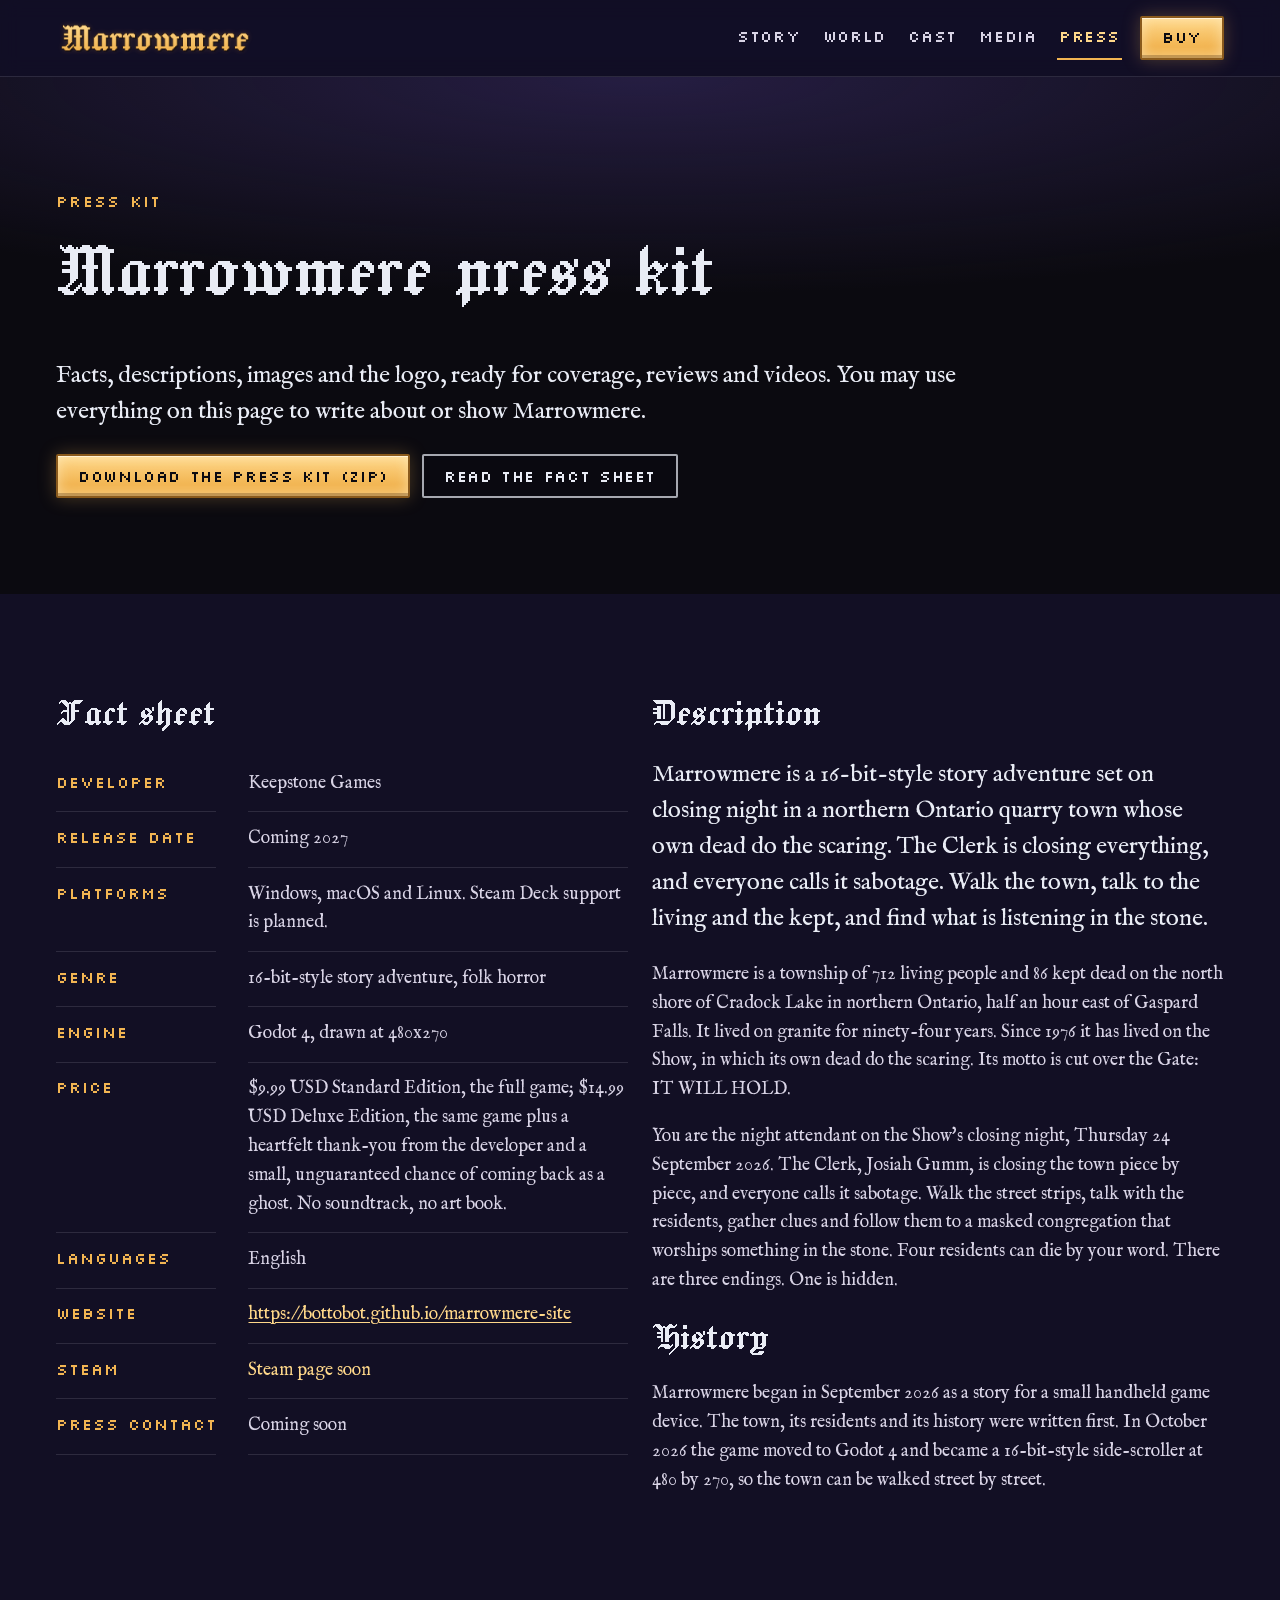
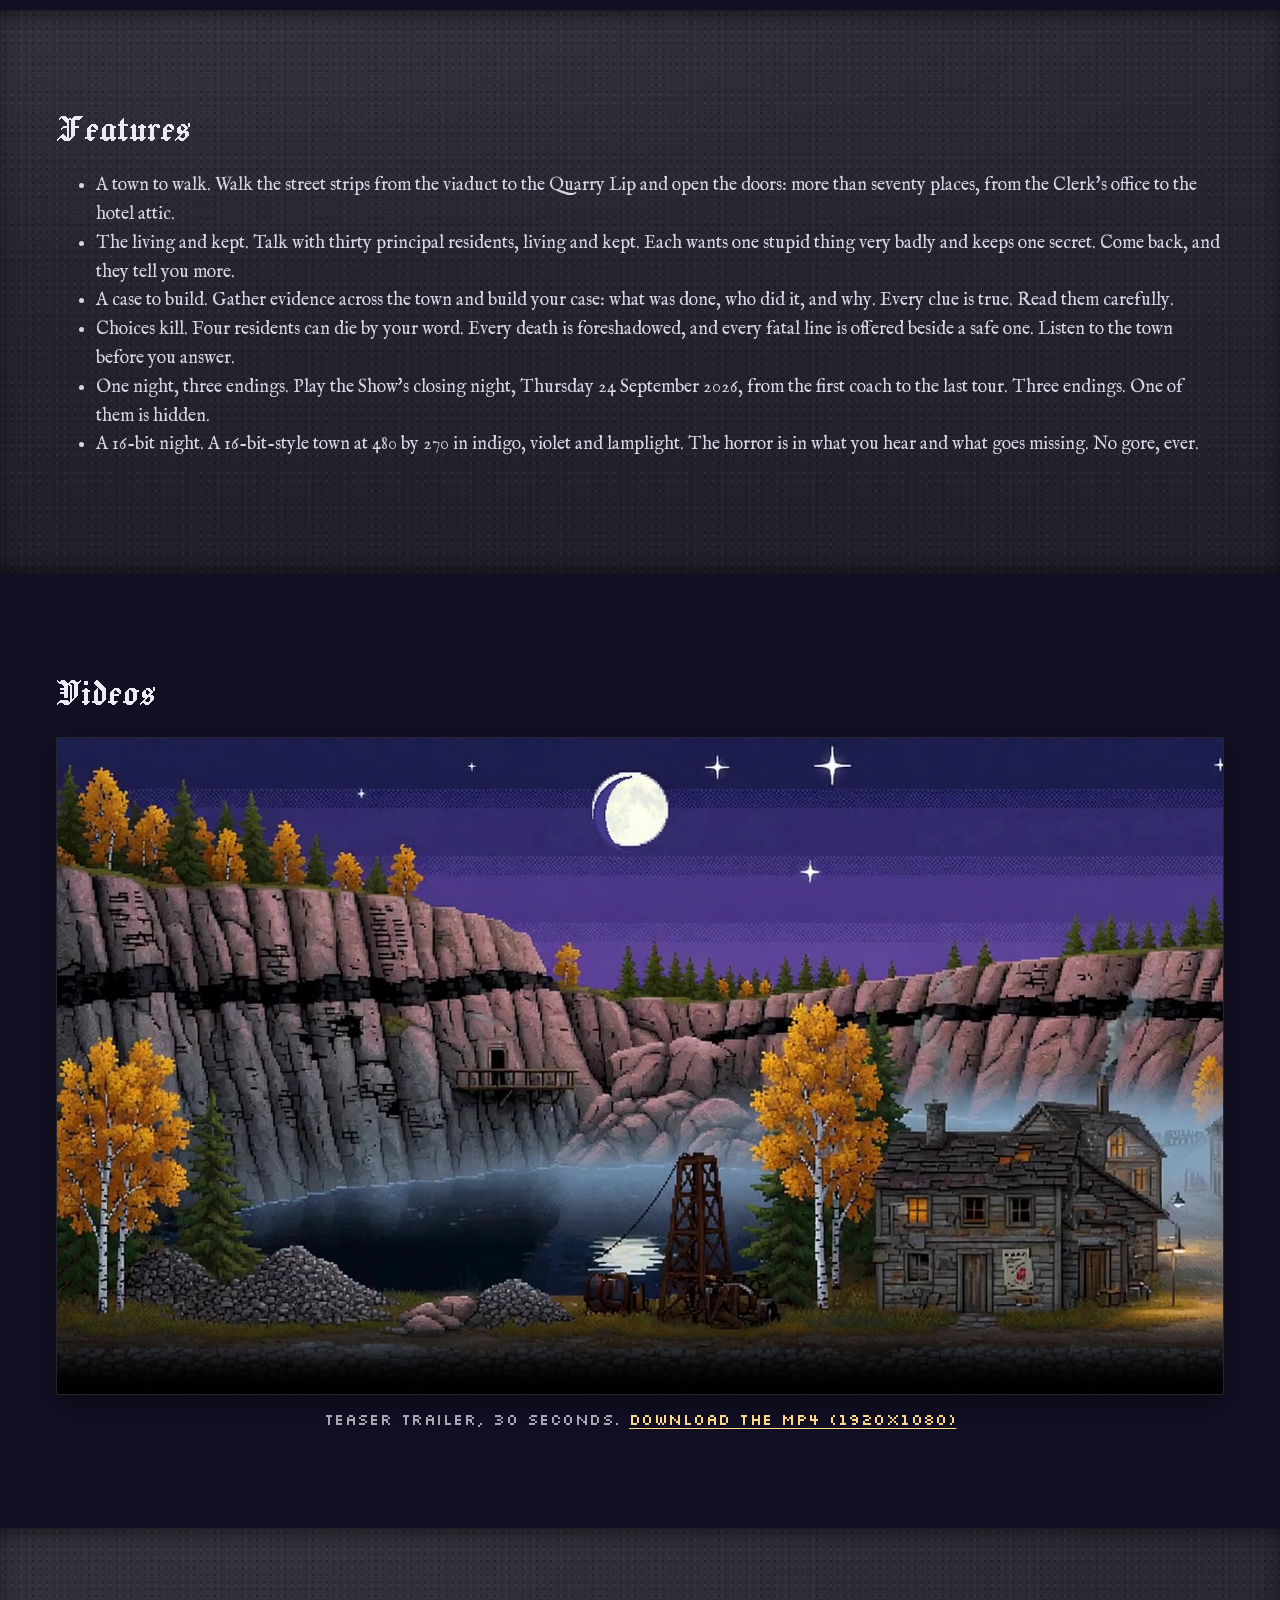
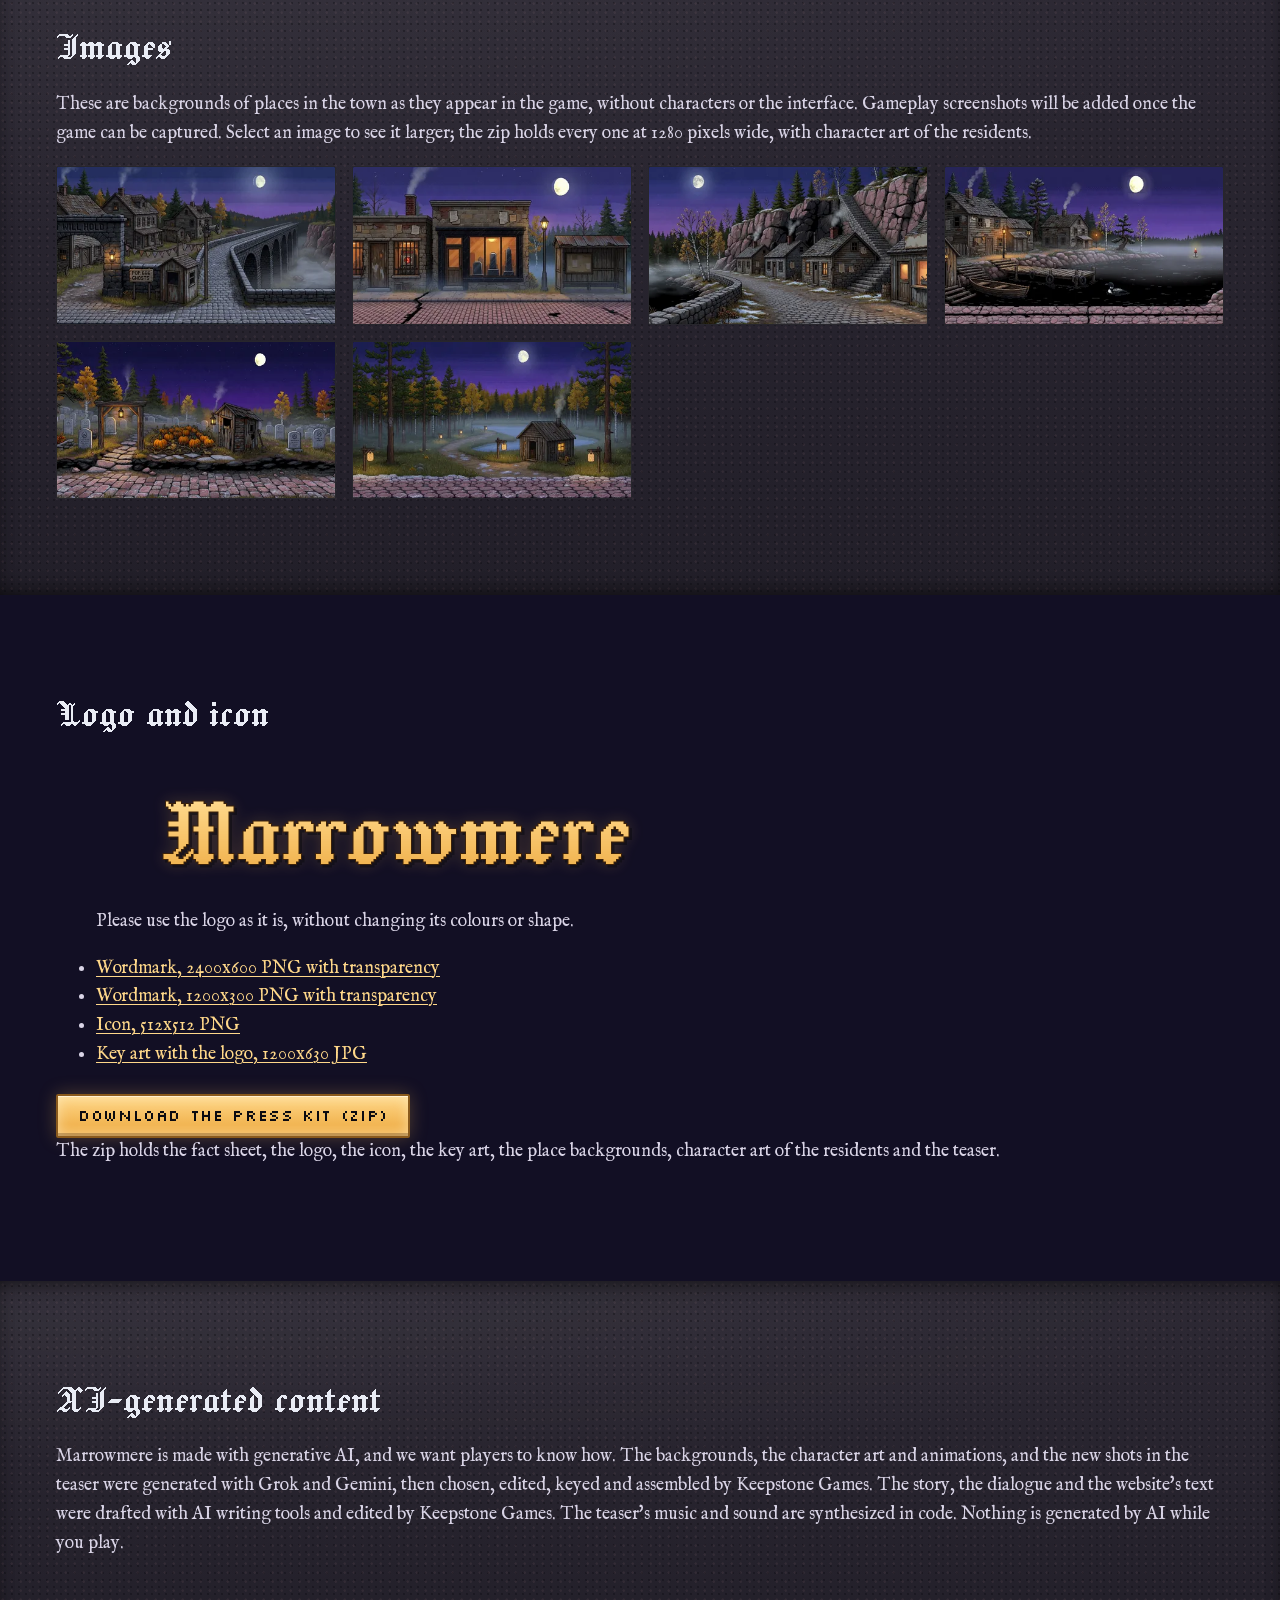
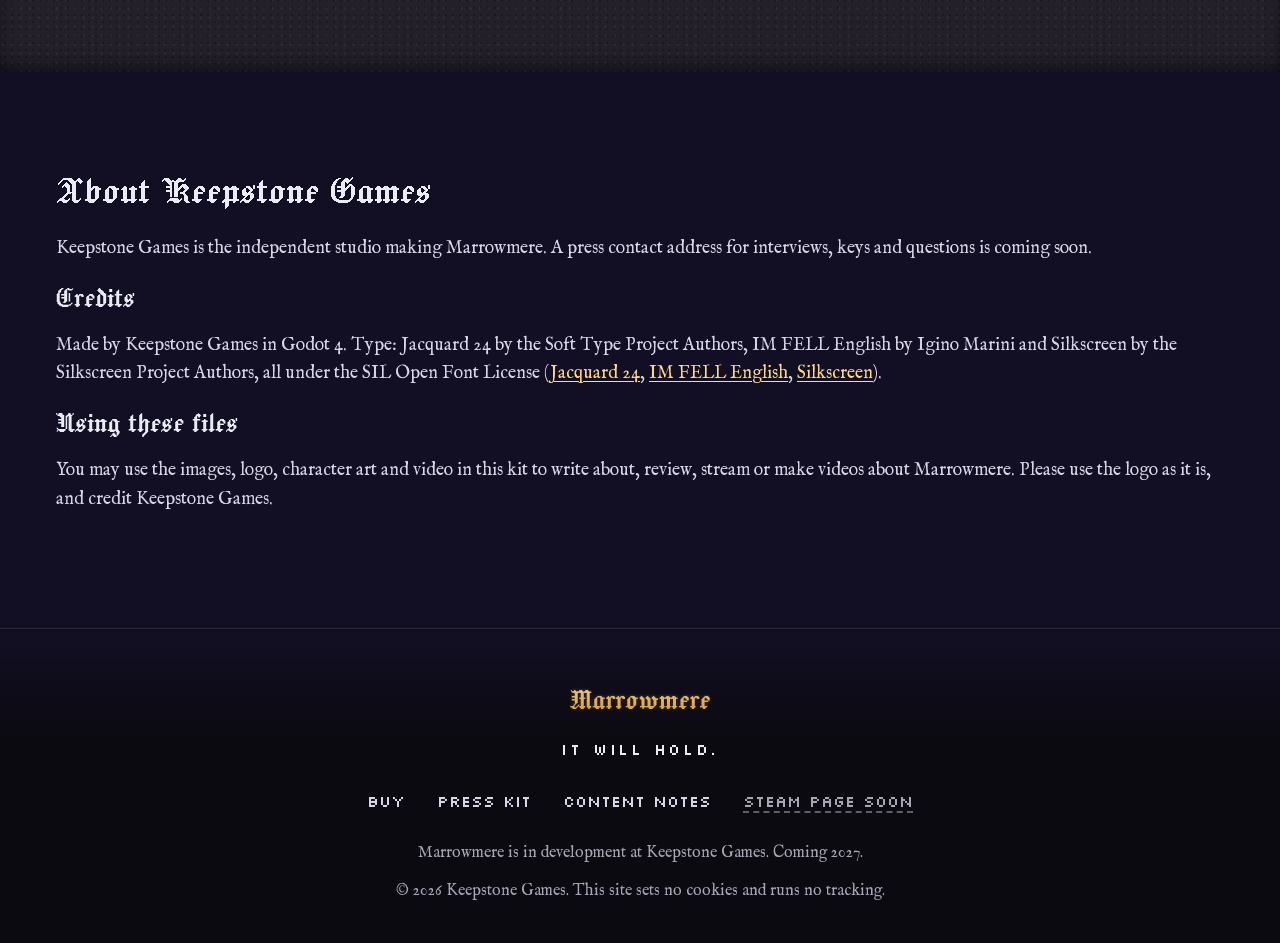
<file: press.html>
<!doctype html>
<html lang="en-CA">
<head>
<meta charset="utf-8">
<meta name="viewport" content="width=device-width, initial-scale=1">
<title>Marrowmere press kit: fact sheet, images and logo</title>
<meta name="description" content="Press kit for Marrowmere, a 16-bit-style folk horror story adventure by Keepstone Games: fact sheet, descriptions, features, images, logo and one zip of everything.">
<link rel="canonical" href="https://bottobot.github.io/marrowmere-site/press.html">
<meta property="og:type" content="website">
<meta property="og:site_name" content="Marrowmere">
<meta property="og:title" content="Marrowmere press kit: fact sheet, images and logo">
<meta property="og:description" content="Press kit for Marrowmere, a 16-bit-style folk horror story adventure by Keepstone Games: fact sheet, descriptions, features, images, logo and one zip of everything.">
<meta property="og:url" content="https://bottobot.github.io/marrowmere-site/press.html">
<meta property="og:image" content="https://bottobot.github.io/marrowmere-site/assets/img/brand/og-image.jpg">
<meta name="twitter:card" content="summary_large_image">
<meta name="theme-color" content="#120f24">
<link rel="icon" href="assets/icons/favicon.ico" sizes="any">
<link rel="icon" type="image/png" sizes="32x32" href="assets/icons/favicon-32.png">
<link rel="apple-touch-icon" href="assets/icons/apple-touch-icon.png">
<link rel="manifest" href="site.webmanifest">
<link rel="preload" href="assets/fonts/jacquard24.woff2" as="font" type="font/woff2" crossorigin>
<link rel="stylesheet" href="css/site.css">
<script src="js/config.js"></script>
<script src="js/site.js" defer></script>
</head>
<body class="page-press">
<!-- @region header -->
<a class="skip-link" href="#main">Skip to content</a>
<header class="site-header">
  <div class="wrap site-header__inner">
    <a class="brand" href="index.html"><img src="assets/img/brand/wordmark-1200.png" alt="Marrowmere" width="240" height="60"></a>
    <button class="nav-toggle" type="button" aria-expanded="false" aria-controls="site-nav"><span class="visually-hidden">Menu</span><span class="nav-toggle__bars" aria-hidden="true"></span></button>
    <nav id="site-nav" class="site-nav" aria-label="Main">
      <ul>
        <li><a href="story.html">Story</a></li>
        <li><a href="world.html">World</a></li>
        <li><a href="cast.html">Cast</a></li>
        <li><a href="media.html">Media</a></li>
        <li><a href="press.html" aria-current="page">Press</a></li>
        <li><a class="btn btn--primary" href="buy.html">Buy</a></li>
      </ul>
    </nav>
  </div>
</header>
<!-- @end header -->
<main id="main">
  <section class="section section--night" aria-labelledby="press-title">
    <div class="wrap">
      <p class="eyebrow">Press kit</p>
      <h1 id="press-title">Marrowmere press kit</h1>
      <p class="lede">Facts, descriptions, images and the logo, ready for coverage, reviews and videos. You may use everything on this page to write about or show Marrowmere.</p>
      <div class="store-buttons">
        <a class="btn btn--primary" href="assets/press/marrowmere-presskit.zip" download>Download the press kit (zip)</a>
        <a class="btn btn--ghost" href="#factsheet">Read the fact sheet</a>
      </div>
    </div>
  </section>

  <section class="section" id="factsheet" aria-labelledby="factsheet-title">
    <div class="wrap">
      <div class="grid grid--2">
        <div>
          <h2 id="factsheet-title">Fact sheet</h2>
          <dl class="facts">
            <dt>Developer</dt>
            <dd data-cfg="studio">Keepstone Games</dd>
            <dt>Release date</dt>
            <dd data-cfg="release">Coming 2027</dd>
            <dt>Platforms</dt>
            <dd>Windows, macOS and Linux. Steam Deck support is planned.</dd>
            <dt>Genre</dt>
            <dd>16-bit-style story adventure, folk horror</dd>
            <dt>Engine</dt>
            <dd>Godot 4, drawn at 480x270</dd>
            <dt>Price</dt>
            <dd><span data-cfg="editions.standard.price">$9.99</span> USD Standard Edition, the full game; <span data-cfg="editions.deluxe.price">$14.99</span> USD Deluxe Edition, the same game plus a heartfelt thank-you from the developer and a small, unguaranteed chance of coming back as a ghost. No soundtrack, no art book.</dd>
            <dt>Languages</dt>
            <dd>English</dd>
            <dt>Website</dt>
            <dd><a href="https://bottobot.github.io/marrowmere-site" data-cfg-href="siteUrl" data-cfg="siteUrl">https://bottobot.github.io/marrowmere-site</a></dd>
            <dt>Steam</dt>
            <dd><a href="buy.html" data-cfg-href="stores.steam" data-soon="Steam page soon">Marrowmere on Steam</a></dd>
            <dt>Press contact</dt>
            <dd>Coming soon</dd>
          </dl>
        </div>
        <div>
          <h2 id="description">Description</h2>
          <p class="lede">Marrowmere is a 16-bit-style story adventure set on closing night in a northern Ontario quarry town whose own dead do the scaring. The Clerk is closing everything, and everyone calls it sabotage. Walk the town, talk to the living and the kept, and find what is listening in the stone.</p>
          <p>Marrowmere is a township of 712 living people and 86 kept dead on the north shore of Cradock Lake in northern Ontario, half an hour east of Gaspard Falls. It lived on granite for ninety-four years. Since 1976 it has lived on the Show, in which its own dead do the scaring. Its motto is cut over the Gate: IT WILL HOLD.</p>
          <p>You are the night attendant on the Show's closing night, Thursday 24 September 2026. The Clerk, Josiah Gumm, is closing the town piece by piece, and everyone calls it sabotage. Walk the street strips, talk with the residents, gather clues and follow them to a masked congregation that worships something in the stone. Four residents can die by your word. There are three endings. One is hidden.</p>
          <h2 id="history">History</h2>
          <p>Marrowmere began in September 2026 as a story for a small handheld game device. The town, its residents and its history were written first. In October 2026 the game moved to Godot 4 and became a 16-bit-style side-scroller at 480 by 270, so the town can be walked street by street.</p>
        </div>
      </div>
    </div>
  </section>

  <section class="section section--stone" id="features" aria-labelledby="features-title">
    <div class="wrap">
      <h2 id="features-title">Features</h2>
      <ul>
        <li><strong>A town to walk.</strong> Walk the street strips from the viaduct to the Quarry Lip and open the doors: more than seventy places, from the Clerk's office to the hotel attic.</li>
        <li><strong>The living and kept.</strong> Talk with thirty principal residents, living and kept. Each wants one stupid thing very badly and keeps one secret. Come back, and they tell you more.</li>
        <li><strong>A case to build.</strong> Gather evidence across the town and build your case: what was done, who did it, and why. Every clue is true. Read them carefully.</li>
        <li><strong>Choices kill.</strong> Four residents can die by your word. Every death is foreshadowed, and every fatal line is offered beside a safe one. Listen to the town before you answer.</li>
        <li><strong>One night, three endings.</strong> Play the Show's closing night, Thursday 24 September 2026, from the first coach to the last tour. Three endings. One of them is hidden.</li>
        <li><strong>A 16-bit night.</strong> A 16-bit-style town at 480 by 270 in indigo, violet and lamplight. The horror is in what you hear and what goes missing. No gore, ever.</li>
      </ul>
    </div>
  </section>

  <section class="section" id="videos" aria-labelledby="videos-title">
    <div class="wrap">
      <h2 id="videos-title">Videos</h2>
      <figure class="player">
        <video controls playsinline preload="none" aria-label="Marrowmere teaser trailer" poster="assets/video/teaser-poster.jpg" width="1920" height="1080">
          <source src="assets/video/teaser-16x9.mp4" type="video/mp4">
          <track kind="captions" src="assets/video/teaser.vtt" srclang="en" label="English" default>
        </video>
        <figcaption>Teaser trailer, 30 seconds. <a href="assets/video/teaser-16x9.mp4" download>Download the MP4 (1920x1080)</a></figcaption>
      </figure>
    </div>
  </section>

  <section class="section section--stone" id="images" aria-labelledby="images-title">
    <div class="wrap">
      <h2 id="images-title">Images</h2>
      <p>These are backgrounds of places in the town as they appear in the game, without characters or the interface. Gameplay screenshots will be added once the game can be captured. Select an image to see it larger; the zip holds every one at 1280 pixels wide, with character art of the residents.</p>
      <ul class="shots">
        <li><a data-lightbox="press" href="assets/img/places/E01-1280.jpg"><img src="assets/img/places/E01-640.webp" alt="A black stone arch with a lantern on each side at the town end of a stone viaduct over a misty gorge, beside a ticket booth and a sign reading POP. 666 GHOSTS." width="640" height="256" loading="lazy"></a></li>
        <li><a data-lightbox="press" href="assets/img/places/E06-1280.jpg"><img src="assets/img/places/E06-640.webp" alt="Market Square at night: a barred stone Scare House with a glowing red dial, a shop window full of polished headstones and an empty bus shelter." width="640" height="256" loading="lazy"></a></li>
        <li><a data-lightbox="press" href="assets/img/places/E09-1280.jpg"><img src="assets/img/places/E09-640.webp" alt="Low Street at the foot of a pink granite cliff: lakeside cottages, a chip shop with a steamy lit window and mist on the black lake." width="640" height="256" loading="lazy"></a></li>
        <li><a data-lightbox="press" href="assets/img/places/E10-1280.jpg"><img src="assets/img/places/E10-640.webp" alt="A weathered boathouse and a timber dock on a misty lake at night, a rowboat by the slipway and a loon on the dark water under the moon." width="640" height="256" loading="lazy"></a></li>
        <li><a data-lightbox="press" href="assets/img/places/E18-1280.jpg"><img src="assets/img/places/E18-640.webp" alt="A hillside cemetery of grey headstones at night, a lantern-lit wooden lychgate, a patch of orange pumpkins and a small sexton's shed." width="640" height="256" loading="lazy"></a></li>
        <li><a data-lightbox="press" href="assets/img/places/E20-1280.jpg"><img src="assets/img/places/E20-640.webp" alt="A lamp-lit trail through jack pine and yellow birch, past a misty pond, to a small wooden tea hut with a glowing window." width="640" height="256" loading="lazy"></a></li>
      </ul>
    </div>
  </section>

  <section class="section" id="logo" aria-labelledby="logo-title">
    <div class="wrap">
      <h2 id="logo-title">Logo and icon</h2>
      <figure>
        <img src="assets/img/brand/wordmark-1200.png" alt="The Marrowmere wordmark in amber pixel blackletter" width="600" height="150">
        <figcaption>Please use the logo as it is, without changing its colours or shape.</figcaption>
      </figure>
      <ul>
        <li><a href="assets/img/brand/wordmark.png" download>Wordmark, 2400x600 PNG with transparency</a></li>
        <li><a href="assets/img/brand/wordmark-1200.png" download>Wordmark, 1200x300 PNG with transparency</a></li>
        <li><a href="assets/icons/icon-512.png" download>Icon, 512x512 PNG</a></li>
        <li><a href="assets/img/brand/og-image.jpg" download>Key art with the logo, 1200x630 JPG</a></li>
      </ul>
      <div class="store-buttons">
        <a class="btn btn--primary" href="assets/press/marrowmere-presskit.zip" download>Download the press kit (zip)</a>
      </div>
      <p>The zip holds the fact sheet, the logo, the icon, the key art, the place backgrounds, character art of the residents and the teaser.</p>
    </div>
  </section>

  <section class="section section--stone" id="ai-content" aria-labelledby="ai-title">
    <div class="wrap">
      <h2 id="ai-title">AI-generated content</h2>
      <p>Marrowmere is made with generative AI, and we want players to know how. The backgrounds, the character art and animations, and the new shots in the teaser were generated with Grok and Gemini, then chosen, edited, keyed and assembled by Keepstone Games. The story, the dialogue and the website's text were drafted with AI writing tools and edited by Keepstone Games. The teaser's music and sound are synthesized in code. Nothing is generated by AI while you play.</p>
    </div>
  </section>

  <section class="section" id="about" aria-labelledby="about-title">
    <div class="wrap">
      <h2 id="about-title">About Keepstone Games</h2>
      <p>Keepstone Games is the independent studio making Marrowmere. A press contact address for interviews, keys and questions is coming soon.</p>
      <h3>Credits</h3>
      <p>Made by Keepstone Games in Godot 4. Type: Jacquard 24 by the Soft Type Project Authors, IM FELL English by Igino Marini and Silkscreen by the Silkscreen Project Authors, all under the SIL Open Font License (<a href="assets/fonts/OFL-jacquard24.txt">Jacquard 24</a>, <a href="assets/fonts/OFL-imfellenglish.txt">IM FELL English</a>, <a href="assets/fonts/OFL-silkscreen.txt">Silkscreen</a>).</p>
      <h3>Using these files</h3>
      <p>You may use the images, logo, character art and video in this kit to write about, review, stream or make videos about Marrowmere. Please use the logo as it is, and credit Keepstone Games.</p>
    </div>
  </section>
</main>
<!-- @region footer -->
<footer class="site-footer">
  <div class="wrap site-footer__inner">
    <img class="site-footer__mark" src="assets/img/brand/wordmark-1200.png" alt="" width="180" height="45">
    <p class="site-footer__motto">IT WILL HOLD.</p>
    <ul class="site-footer__links">
      <li><a href="buy.html">Buy</a></li>
      <li><a href="press.html">Press kit</a></li>
      <li><a href="buy.html#content-notes">Content notes</a></li>
      <li><a href="buy.html" data-cfg-href="stores.steam" data-soon="Steam page soon">Steam</a></li>
    </ul>
    <p class="site-footer__small">Marrowmere is in development at <span data-cfg="studio">Keepstone Games</span>. <span data-cfg="release">Coming 2027</span>.</p>
    <p class="site-footer__small">&copy; 2026 Keepstone Games. This site sets no cookies and runs no tracking.</p>
  </div>
</footer>
<!-- @end footer -->
</body>
</html>
</file>
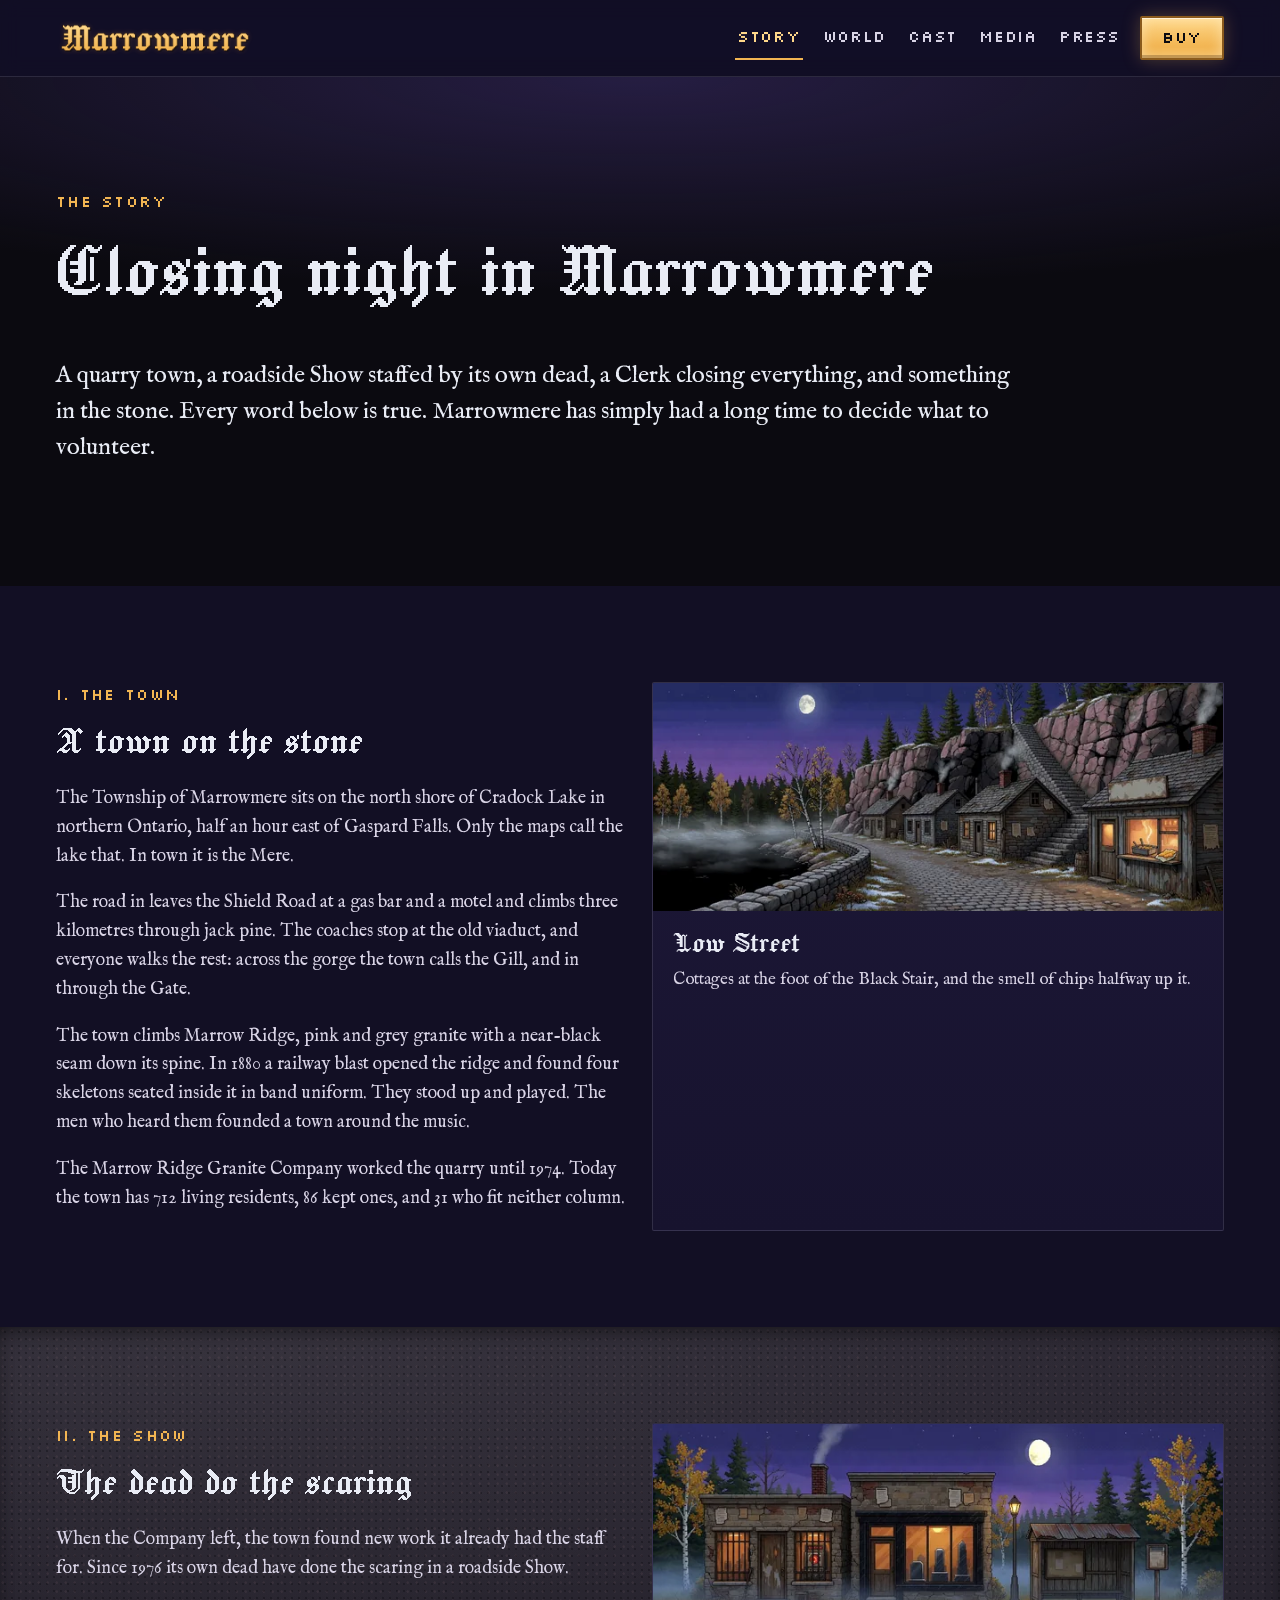
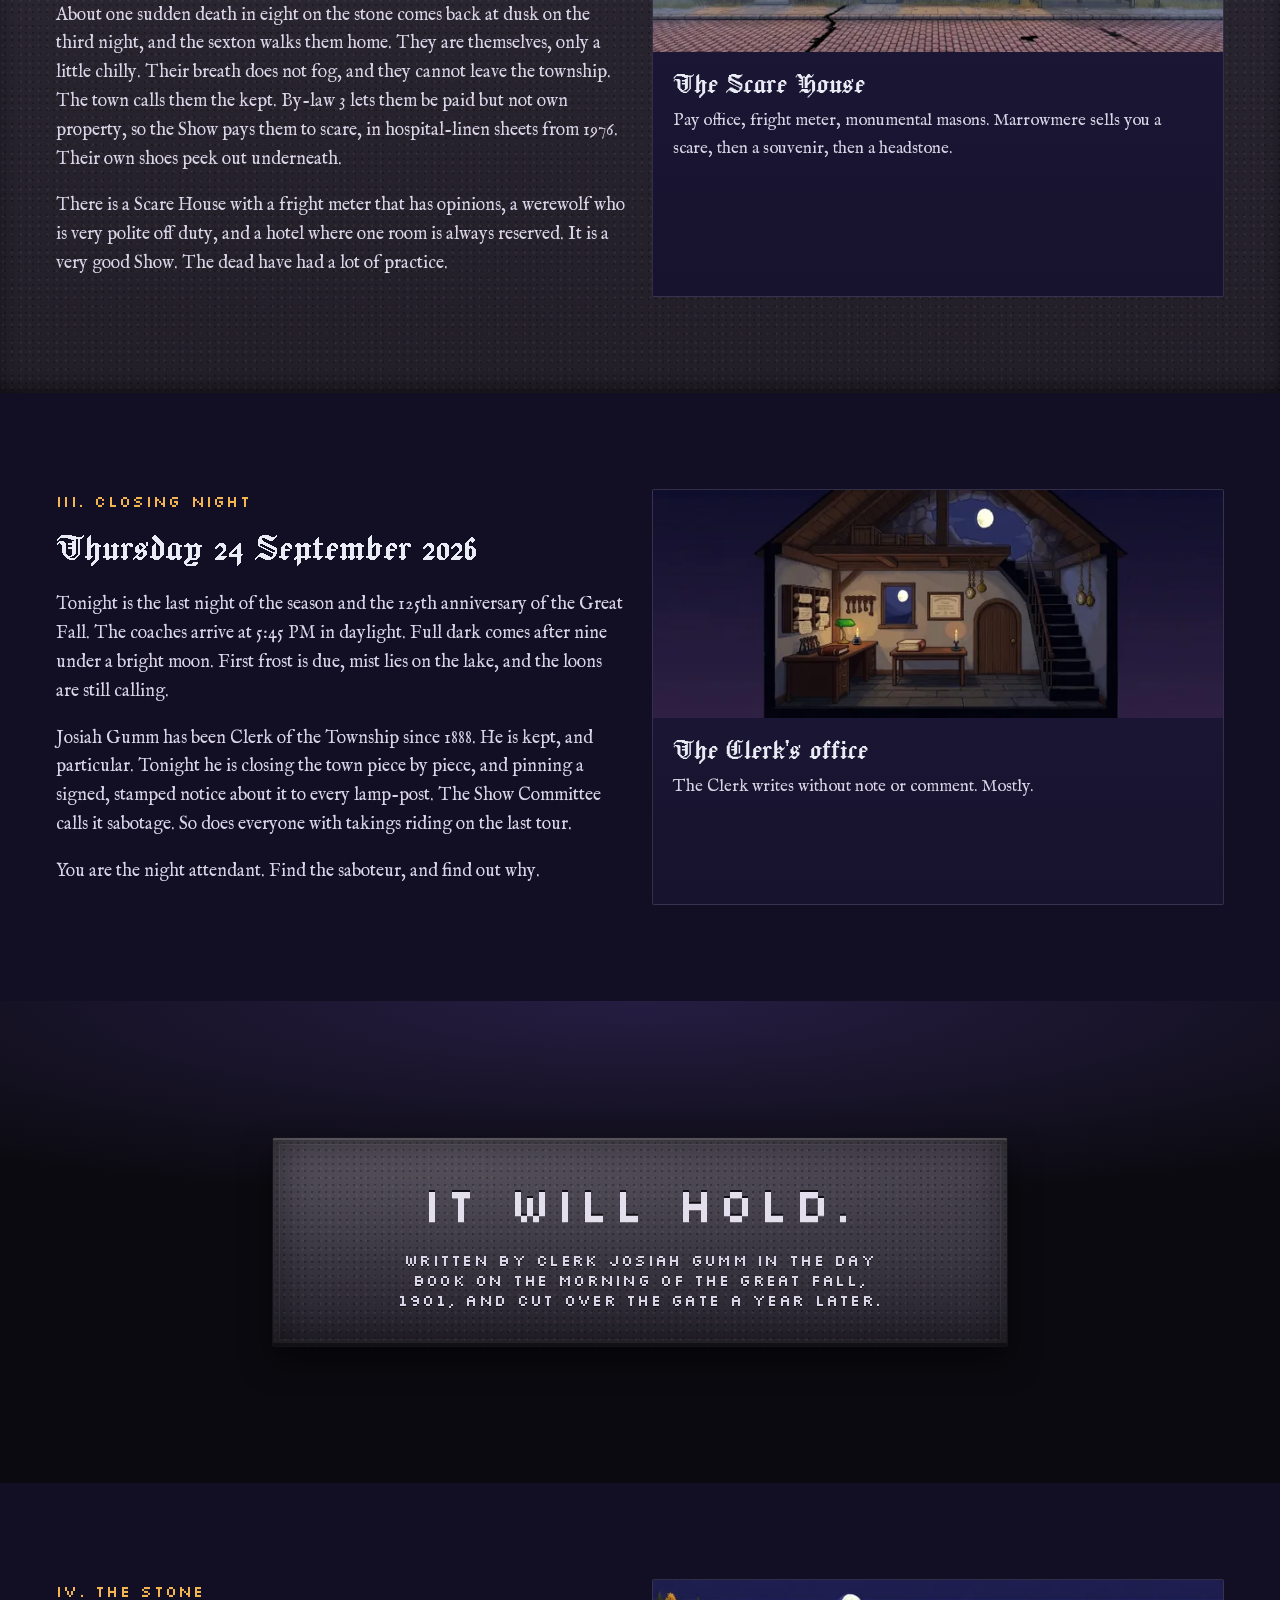
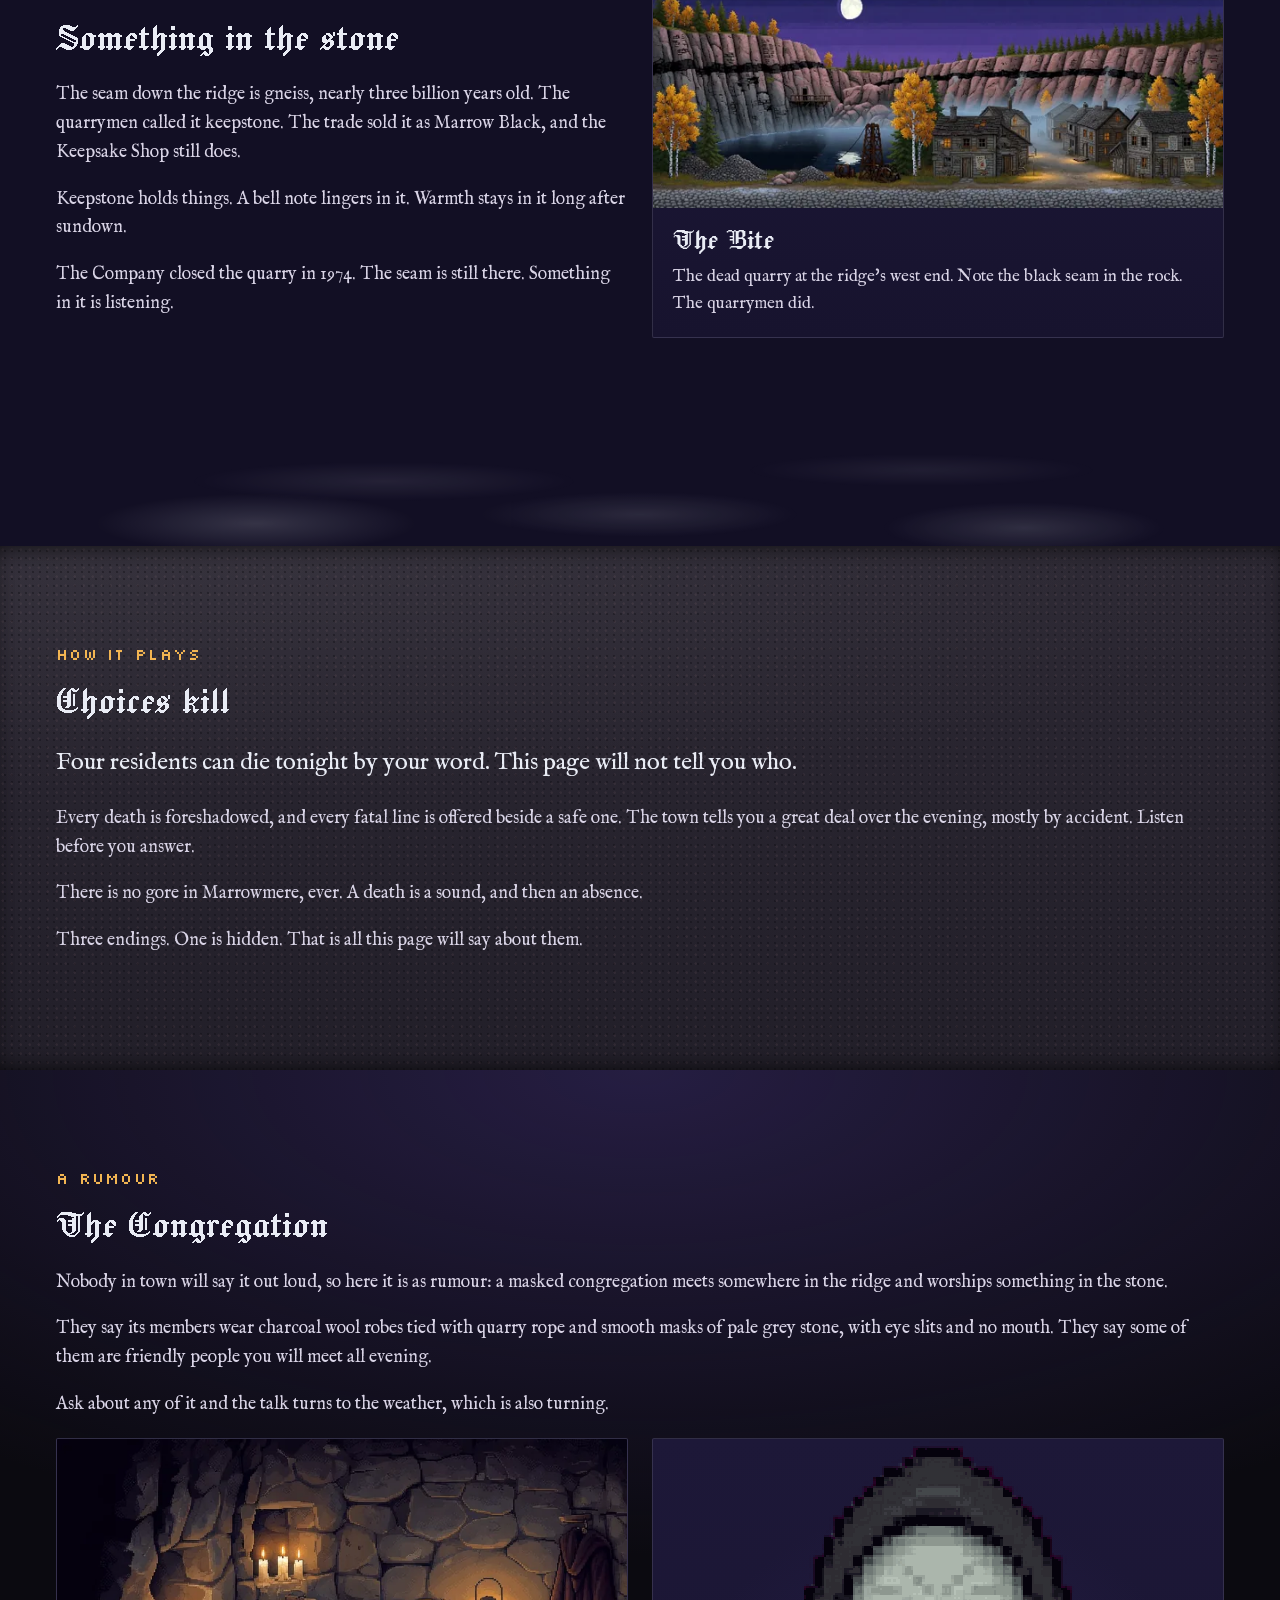
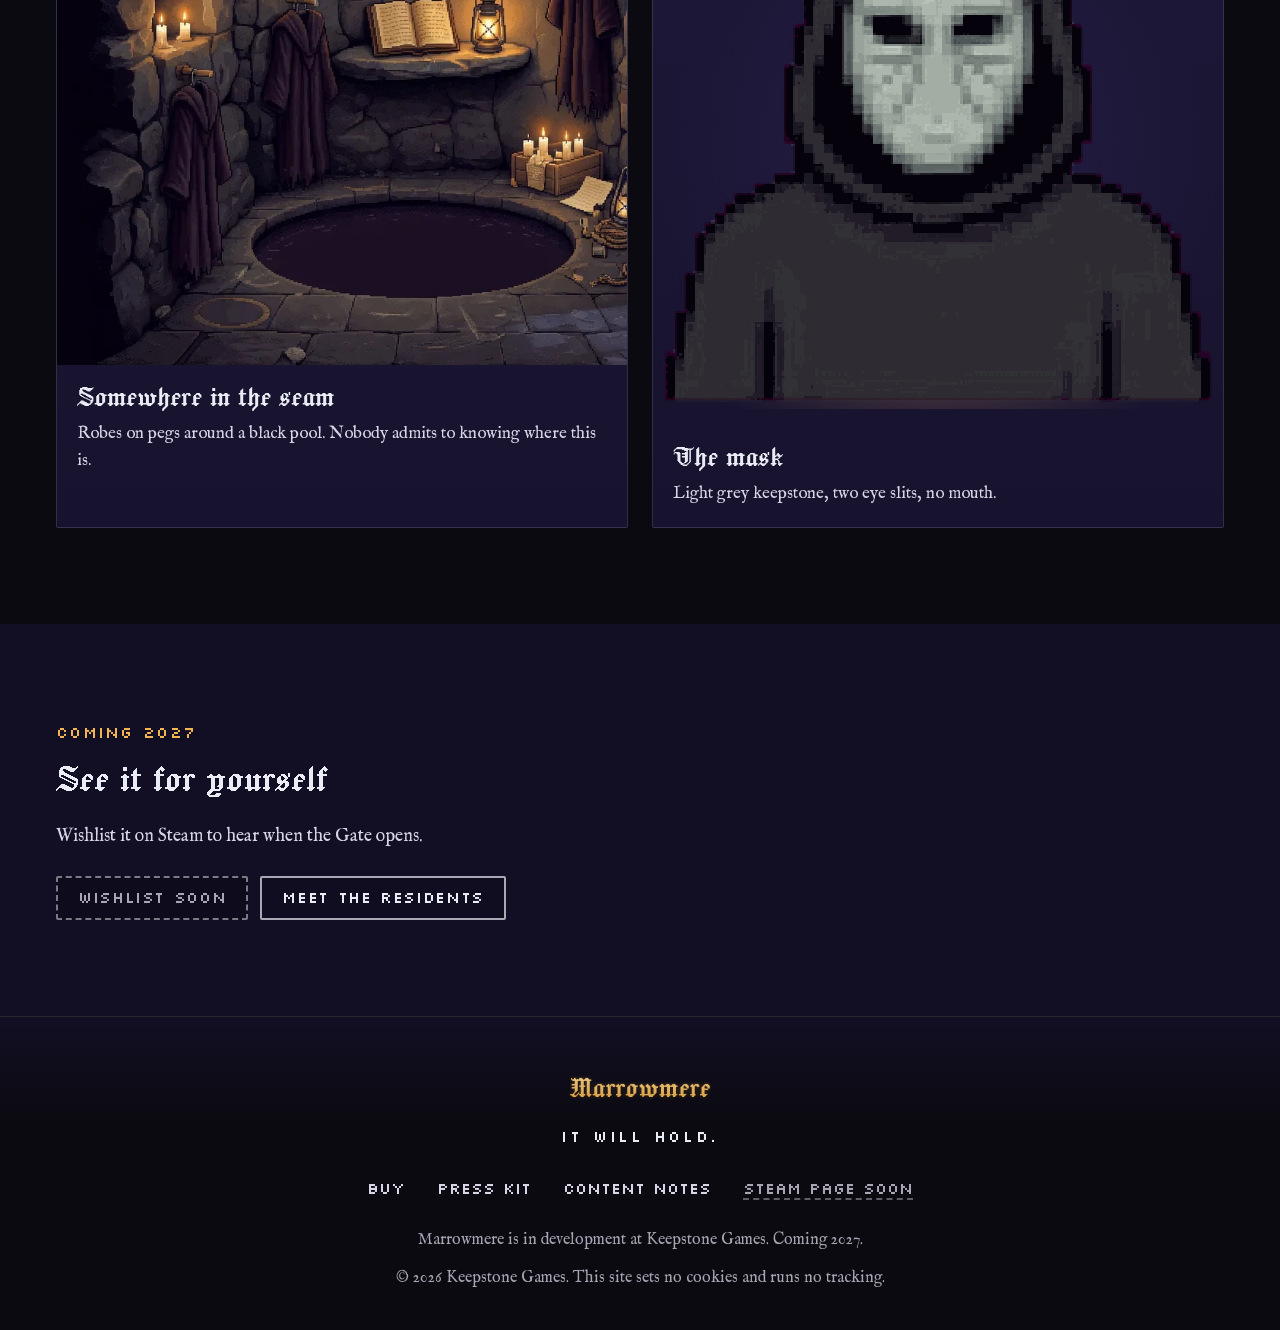
<file: story.html>
<!doctype html>
<html lang="en-CA">
<head>
<meta charset="utf-8">
<meta name="viewport" content="width=device-width, initial-scale=1">
<title>The story | Marrowmere</title>
<meta name="description" content="The town, the Show, closing night and the stone: the premise of Marrowmere, a 16-bit-style folk horror story adventure, told without spoilers.">
<link rel="canonical" href="https://bottobot.github.io/marrowmere-site/story.html">
<meta property="og:type" content="website">
<meta property="og:site_name" content="Marrowmere">
<meta property="og:title" content="The story | Marrowmere">
<meta property="og:description" content="The town, the Show, closing night and the stone: the premise of Marrowmere, a 16-bit-style folk horror story adventure, told without spoilers.">
<meta property="og:url" content="https://bottobot.github.io/marrowmere-site/story.html">
<meta property="og:image" content="https://bottobot.github.io/marrowmere-site/assets/img/brand/og-image.jpg">
<meta name="twitter:card" content="summary_large_image">
<meta name="theme-color" content="#120f24">
<link rel="icon" href="assets/icons/favicon.ico" sizes="any">
<link rel="icon" type="image/png" sizes="32x32" href="assets/icons/favicon-32.png">
<link rel="apple-touch-icon" href="assets/icons/apple-touch-icon.png">
<link rel="manifest" href="site.webmanifest">
<link rel="preload" href="assets/fonts/jacquard24.woff2" as="font" type="font/woff2" crossorigin>
<link rel="stylesheet" href="css/site.css">
<script src="js/config.js"></script>
<script src="js/site.js" defer></script>
</head>
<body class="page-story">
<!-- @region header -->
<a class="skip-link" href="#main">Skip to content</a>
<header class="site-header">
  <div class="wrap site-header__inner">
    <a class="brand" href="index.html"><img src="assets/img/brand/wordmark-1200.png" alt="Marrowmere" width="240" height="60"></a>
    <button class="nav-toggle" type="button" aria-expanded="false" aria-controls="site-nav"><span class="visually-hidden">Menu</span><span class="nav-toggle__bars" aria-hidden="true"></span></button>
    <nav id="site-nav" class="site-nav" aria-label="Main">
      <ul>
        <li><a href="story.html" aria-current="page">Story</a></li>
        <li><a href="world.html">World</a></li>
        <li><a href="cast.html">Cast</a></li>
        <li><a href="media.html">Media</a></li>
        <li><a href="press.html">Press</a></li>
        <li><a class="btn btn--primary" href="buy.html">Buy</a></li>
      </ul>
    </nav>
  </div>
</header>
<!-- @end header -->
<main id="main">
  <section class="section section--night" aria-labelledby="story-title">
    <div class="wrap">
      <p class="eyebrow">The story</p>
      <h1 id="story-title">Closing night in Marrowmere</h1>
      <p class="lede">A quarry town, a roadside Show staffed by its own dead, a Clerk closing everything, and something in the stone. Every word below is true. Marrowmere has simply had a long time to decide what to volunteer.</p>
    </div>
  </section>

  <section class="section" id="the-town" aria-labelledby="the-town-title">
    <div class="wrap grid grid--2">
      <div>
        <p class="eyebrow">I. The town</p>
        <h2 id="the-town-title">A town on the stone</h2>
        <p>The Township of Marrowmere sits on the north shore of Cradock Lake in northern Ontario, half an hour east of Gaspard Falls. Only the maps call the lake that. In town it is the Mere.</p>
        <p>The road in leaves the Shield Road at a gas bar and a motel and climbs three kilometres through jack pine. The coaches stop at the old viaduct, and everyone walks the rest: across the gorge the town calls the Gill, and in through the Gate.</p>
        <p>The town climbs Marrow Ridge, pink and grey granite with a near-black seam down its spine. In 1880 a railway blast opened the ridge and found four skeletons seated inside it in band uniform. They stood up and played. The men who heard them founded a town around the music.</p>
        <p>The Marrow Ridge Granite Company worked the quarry until 1974. Today the town has 712 living residents, 86 kept ones, and 31 who fit neither column.</p>
      </div>
      <figure class="place-card">
        <div class="place-card__media">
          <picture>
            <source type="image/webp" srcset="assets/img/places/E09-640.webp 640w, assets/img/places/E09-1280.webp 1280w" sizes="(min-width: 600px) 50vw, 100vw">
            <img src="assets/img/places/E09-640.jpg" srcset="assets/img/places/E09-640.jpg 640w, assets/img/places/E09-1280.jpg 1280w" sizes="(min-width: 600px) 50vw, 100vw" alt="Cobbled lakeside lane, cottages under a pink granite cliff, a long stair up the rock, and a lit chip shop." width="640" height="256" loading="lazy">
          </picture>
        </div>
        <figcaption>
          <h3>Low Street</h3>
          <p>Cottages at the foot of the Black Stair, and the smell of chips halfway up it.</p>
        </figcaption>
      </figure>
    </div>
  </section>

  <section class="section section--stone" id="the-show" aria-labelledby="the-show-title">
    <div class="wrap grid grid--2">
      <div>
        <p class="eyebrow">II. The Show</p>
        <h2 id="the-show-title">The dead do the scaring</h2>
        <p>When the Company left, the town found new work it already had the staff for. Since 1976 its own dead have done the scaring in a roadside Show.</p>
        <p>About one sudden death in eight on the stone comes back at dusk on the third night, and the sexton walks them home. They are themselves, only a little chilly. Their breath does not fog, and they cannot leave the township. The town calls them the kept. By-law 3 lets them be paid but not own property, so the Show pays them to scare, in hospital-linen sheets from 1976. Their own shoes peek out underneath.</p>
        <p>There is a Scare House with a fright meter that has opinions, a werewolf who is very polite off duty, and a hotel where one room is always reserved. It is a very good Show. The dead have had a lot of practice.</p>
      </div>
      <figure class="place-card">
        <div class="place-card__media">
          <picture>
            <source type="image/webp" srcset="assets/img/places/E06-640.webp 640w, assets/img/places/E06-1280.webp 1280w" sizes="(min-width: 600px) 50vw, 100vw">
            <img src="assets/img/places/E06-640.jpg" srcset="assets/img/places/E06-640.jpg 640w, assets/img/places/E06-1280.jpg 1280w" sizes="(min-width: 600px) 50vw, 100vw" alt="Barred stone pay office with a glowing red dial, a shop window full of headstones, and an empty bus shelter." width="640" height="256" loading="lazy">
          </picture>
        </div>
        <figcaption>
          <h3>The Scare House</h3>
          <p>Pay office, fright meter, monumental masons. Marrowmere sells you a scare, then a souvenir, then a headstone.</p>
        </figcaption>
      </figure>
    </div>
  </section>

  <section class="section" id="closing-night" aria-labelledby="closing-night-title">
    <div class="wrap grid grid--2">
      <div>
        <p class="eyebrow">III. Closing night</p>
        <h2 id="closing-night-title">Thursday 24 September 2026</h2>
        <p>Tonight is the last night of the season and the 125th anniversary of the Great Fall. The coaches arrive at 5:45 PM in daylight. Full dark comes after nine under a bright moon. First frost is due, mist lies on the lake, and the loons are still calling.</p>
        <p>Josiah Gumm has been Clerk of the Township since 1888. He is kept, and particular. Tonight he is closing the town piece by piece, and pinning a signed, stamped notice about it to every lamp-post. The Show Committee calls it sabotage. So does everyone with takings riding on the last tour.</p>
        <p>You are the night attendant. Find the saboteur, and find out why.</p>
      </div>
      <figure class="place-card">
        <div class="place-card__media">
          <picture>
            <source type="image/webp" srcset="assets/img/places/I02-640.webp 640w, assets/img/places/I02-1280.webp 1280w" sizes="(min-width: 600px) 50vw, 100vw">
            <img src="assets/img/places/I02-640.jpg" srcset="assets/img/places/I02-640.jpg 640w, assets/img/places/I02-1280.jpg 1280w" sizes="(min-width: 600px) 50vw, 100vw" alt="Timber-framed office: a dark stair up, hanging clock weights, day books, an inkwell, keys on hooks and a green lamp." width="640" height="256" loading="lazy">
          </picture>
        </div>
        <figcaption>
          <h3>The Clerk's office</h3>
          <p>The Clerk writes without note or comment. Mostly.</p>
        </figcaption>
      </figure>
    </div>
  </section>

  <section class="section section--night" aria-label="The motto">
    <div class="wrap">
      <blockquote class="motto">
        <p>IT WILL HOLD.</p>
        <footer>Written by Clerk Josiah Gumm in the day book on the morning of the Great Fall, 1901, and cut over the Gate a year later.</footer>
      </blockquote>
    </div>
  </section>

  <section class="section" id="the-stone" aria-labelledby="the-stone-title">
    <div class="wrap grid grid--2">
      <div>
        <p class="eyebrow">IV. The stone</p>
        <h2 id="the-stone-title">Something in the stone</h2>
        <p>The seam down the ridge is gneiss, nearly three billion years old. The quarrymen called it keepstone. The trade sold it as Marrow Black, and the Keepsake Shop still does.</p>
        <p>Keepstone holds things. A bell note lingers in it. Warmth stays in it long after sundown.</p>
        <p>The Company closed the quarry in 1974. The seam is still there. Something in it is listening.</p>
      </div>
      <figure class="place-card">
        <div class="place-card__media">
          <picture>
            <source type="image/webp" srcset="assets/img/places/E11-640.webp 640w, assets/img/places/E11-1280.webp 1280w" sizes="(min-width: 600px) 50vw, 100vw">
            <img src="assets/img/places/E11-640.jpg" srcset="assets/img/places/E11-640.jpg 640w, assets/img/places/E11-1280.jpg 1280w" sizes="(min-width: 600px) 50vw, 100vw" alt="Pink granite quarry faces with drill marks and a black seam, a moonlit flooded pit and a rusted derrick." width="640" height="256" loading="lazy">
          </picture>
        </div>
        <figcaption>
          <h3>The Bite</h3>
          <p>The dead quarry at the ridge's west end. Note the black seam in the rock. The quarrymen did.</p>
        </figcaption>
      </figure>
    </div>
  </section>

  <div class="mist" aria-hidden="true"></div>

  <section class="section section--stone" id="choices-kill" aria-labelledby="choices-kill-title">
    <div class="wrap">
      <p class="eyebrow">How it plays</p>
      <h2 id="choices-kill-title">Choices kill</h2>
      <p class="lede">Four residents can die tonight by your word. This page will not tell you who.</p>
      <p>Every death is foreshadowed, and every fatal line is offered beside a safe one. The town tells you a great deal over the evening, mostly by accident. Listen before you answer.</p>
      <p>There is no gore in Marrowmere, ever. A death is a sound, and then an absence.</p>
      <p>Three endings. One is hidden. That is all this page will say about them.</p>
    </div>
  </section>

  <section class="section section--night" id="the-congregation" aria-labelledby="the-congregation-title">
    <div class="wrap">
      <p class="eyebrow">A rumour</p>
      <h2 id="the-congregation-title">The Congregation</h2>
      <p>Nobody in town will say it out loud, so here it is as rumour: a masked congregation meets somewhere in the ridge and worships something in the stone.</p>
      <p>They say its members wear charcoal wool robes tied with quarry rope and smooth masks of pale grey stone, with eye slits and no mouth. They say some of them are friendly people you will meet all evening.</p>
      <p>Ask about any of it and the talk turns to the weather, which is also turning.</p>
      <div class="grid grid--2">
        <figure class="place-card">
          <div class="place-card__media">
            <picture>
              <source type="image/webp" srcset="assets/img/story/congregation-cave-390.webp 390w, assets/img/story/congregation-cave-780.webp 780w" sizes="(min-width: 600px) 50vw, 100vw">
              <img src="assets/img/story/congregation-cave-390.jpg" srcset="assets/img/story/congregation-cave-390.jpg 390w, assets/img/story/congregation-cave-780.jpg 780w" sizes="(min-width: 600px) 50vw, 100vw" alt="Candlelit stone cave with dark hooded robes on pegs, an open book, a lantern and a round black pool." width="390" height="360" loading="lazy">
            </picture>
          </div>
          <figcaption>
            <h3>Somewhere in the seam</h3>
            <p>Robes on pegs around a black pool. Nobody admits to knowing where this is.</p>
          </figcaption>
        </figure>
        <figure class="place-card">
          <div class="cast-card__sprite"><img src="assets/img/story/congregation-mask.png" alt="A light grey stone mask with two narrow eye slits and no mouth, under a charcoal hood." width="252" height="256" loading="lazy"></div>
          <figcaption>
            <h3>The mask</h3>
            <p>Light grey keepstone, two eye slits, no mouth.</p>
          </figcaption>
        </figure>
      </div>
    </div>
  </section>

  <section class="section" aria-labelledby="story-cta-title">
    <div class="wrap">
      <p class="eyebrow"><span data-cfg="release">Coming 2027</span></p>
      <h2 id="story-cta-title">See it for yourself</h2>
      <p>Wishlist it on Steam to hear when the Gate opens.</p>
      <div class="store-buttons">
        <a class="btn btn--primary" href="buy.html" data-cfg-href="stores.steam" data-soon="Wishlist soon">Wishlist on Steam</a>
        <a class="btn btn--ghost" href="cast.html">Meet the residents</a>
      </div>
    </div>
  </section>
</main>
<!-- @region footer -->
<footer class="site-footer">
  <div class="wrap site-footer__inner">
    <img class="site-footer__mark" src="assets/img/brand/wordmark-1200.png" alt="" width="180" height="45">
    <p class="site-footer__motto">IT WILL HOLD.</p>
    <ul class="site-footer__links">
      <li><a href="buy.html">Buy</a></li>
      <li><a href="press.html">Press kit</a></li>
      <li><a href="buy.html#content-notes">Content notes</a></li>
      <li><a href="buy.html" data-cfg-href="stores.steam" data-soon="Steam page soon">Steam</a></li>
    </ul>
    <p class="site-footer__small">Marrowmere is in development at <span data-cfg="studio">Keepstone Games</span>. <span data-cfg="release">Coming 2027</span>.</p>
    <p class="site-footer__small">&copy; 2026 Keepstone Games. This site sets no cookies and runs no tracking.</p>
  </div>
</footer>
<!-- @end footer -->
</body>
</html>
</file>
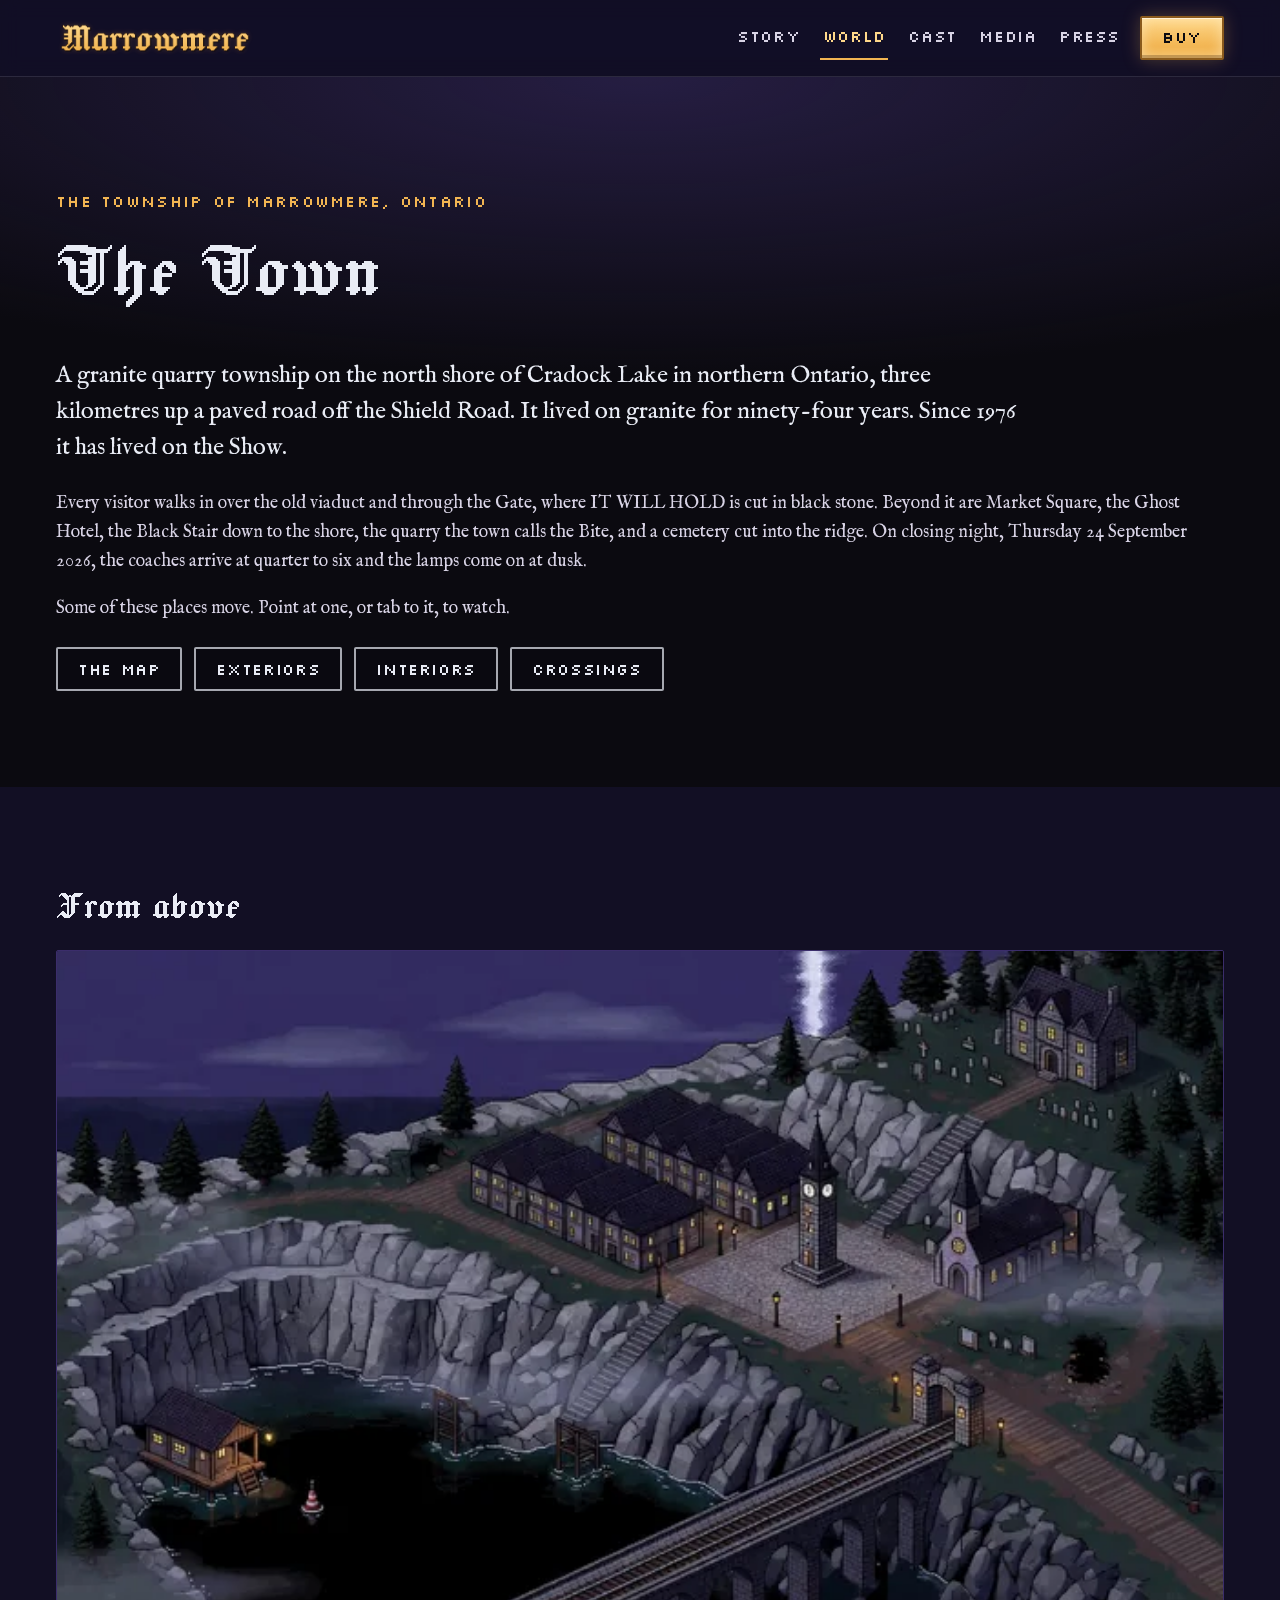
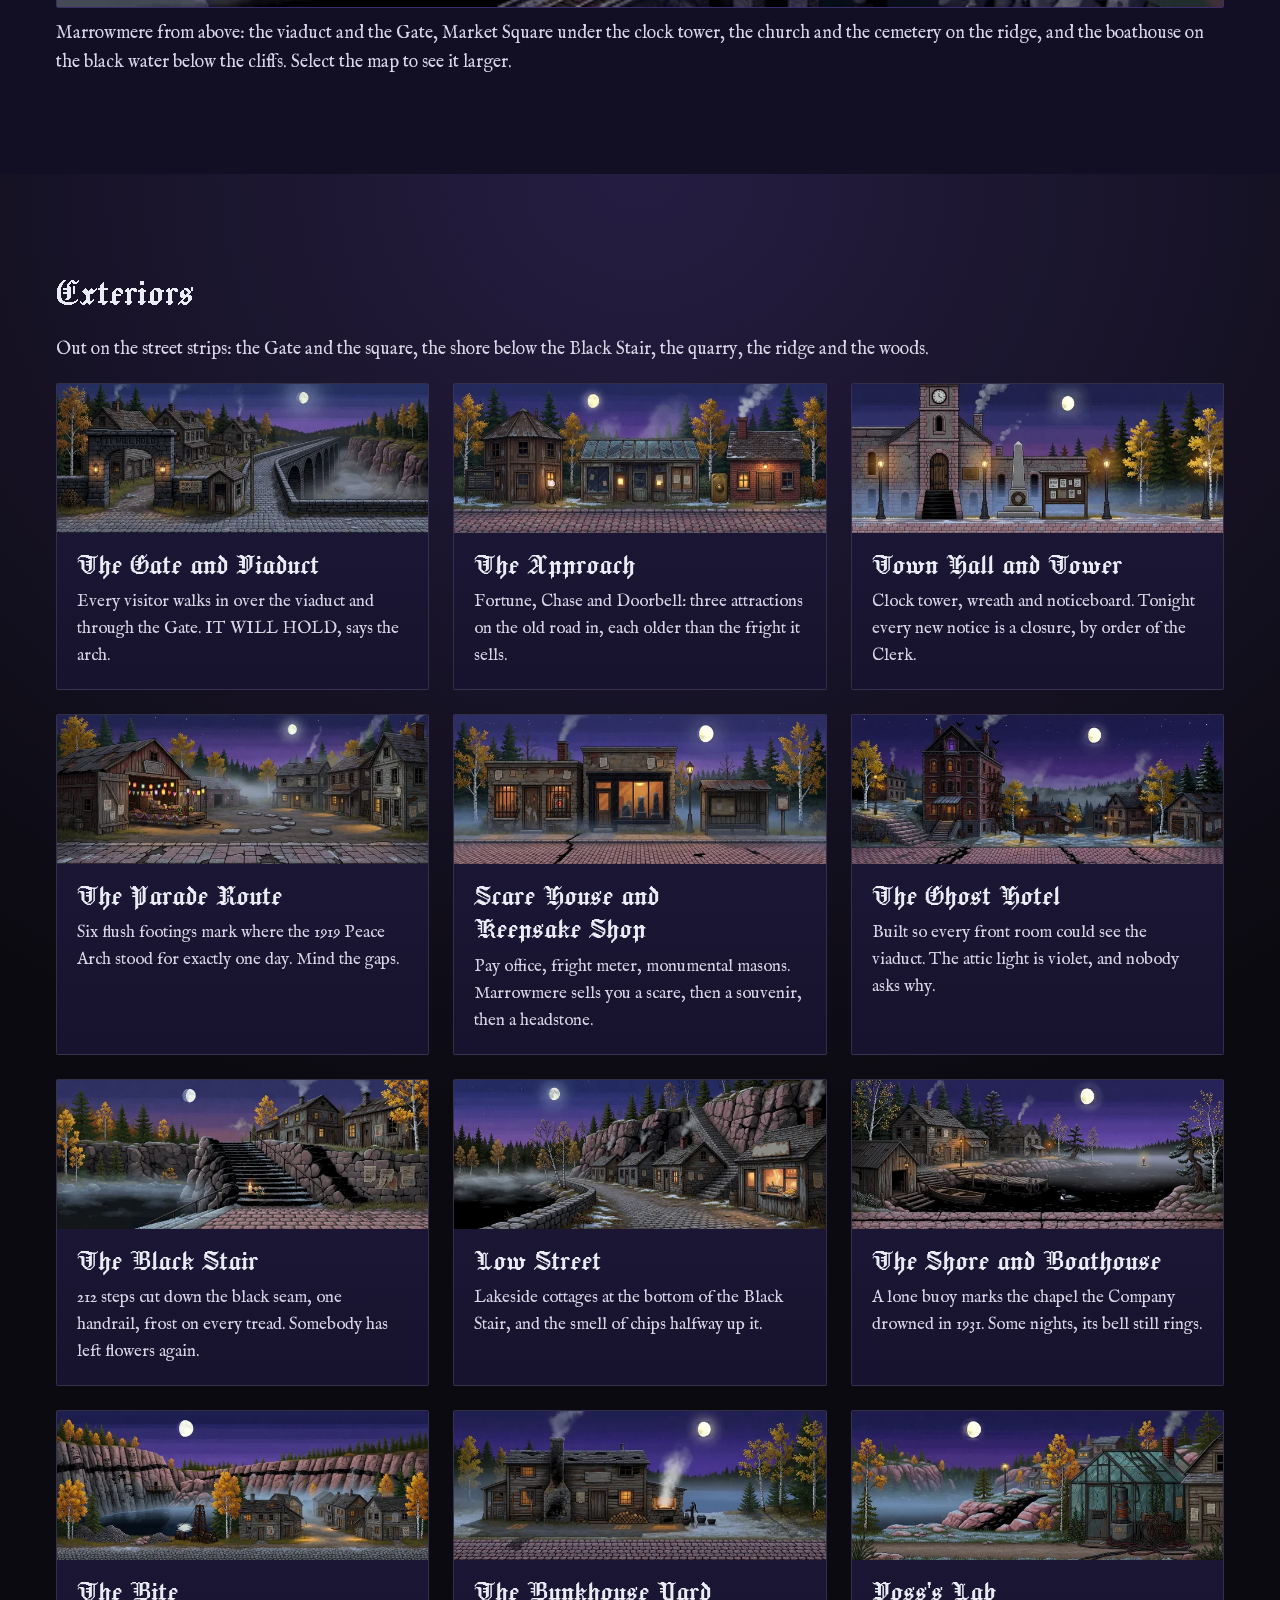
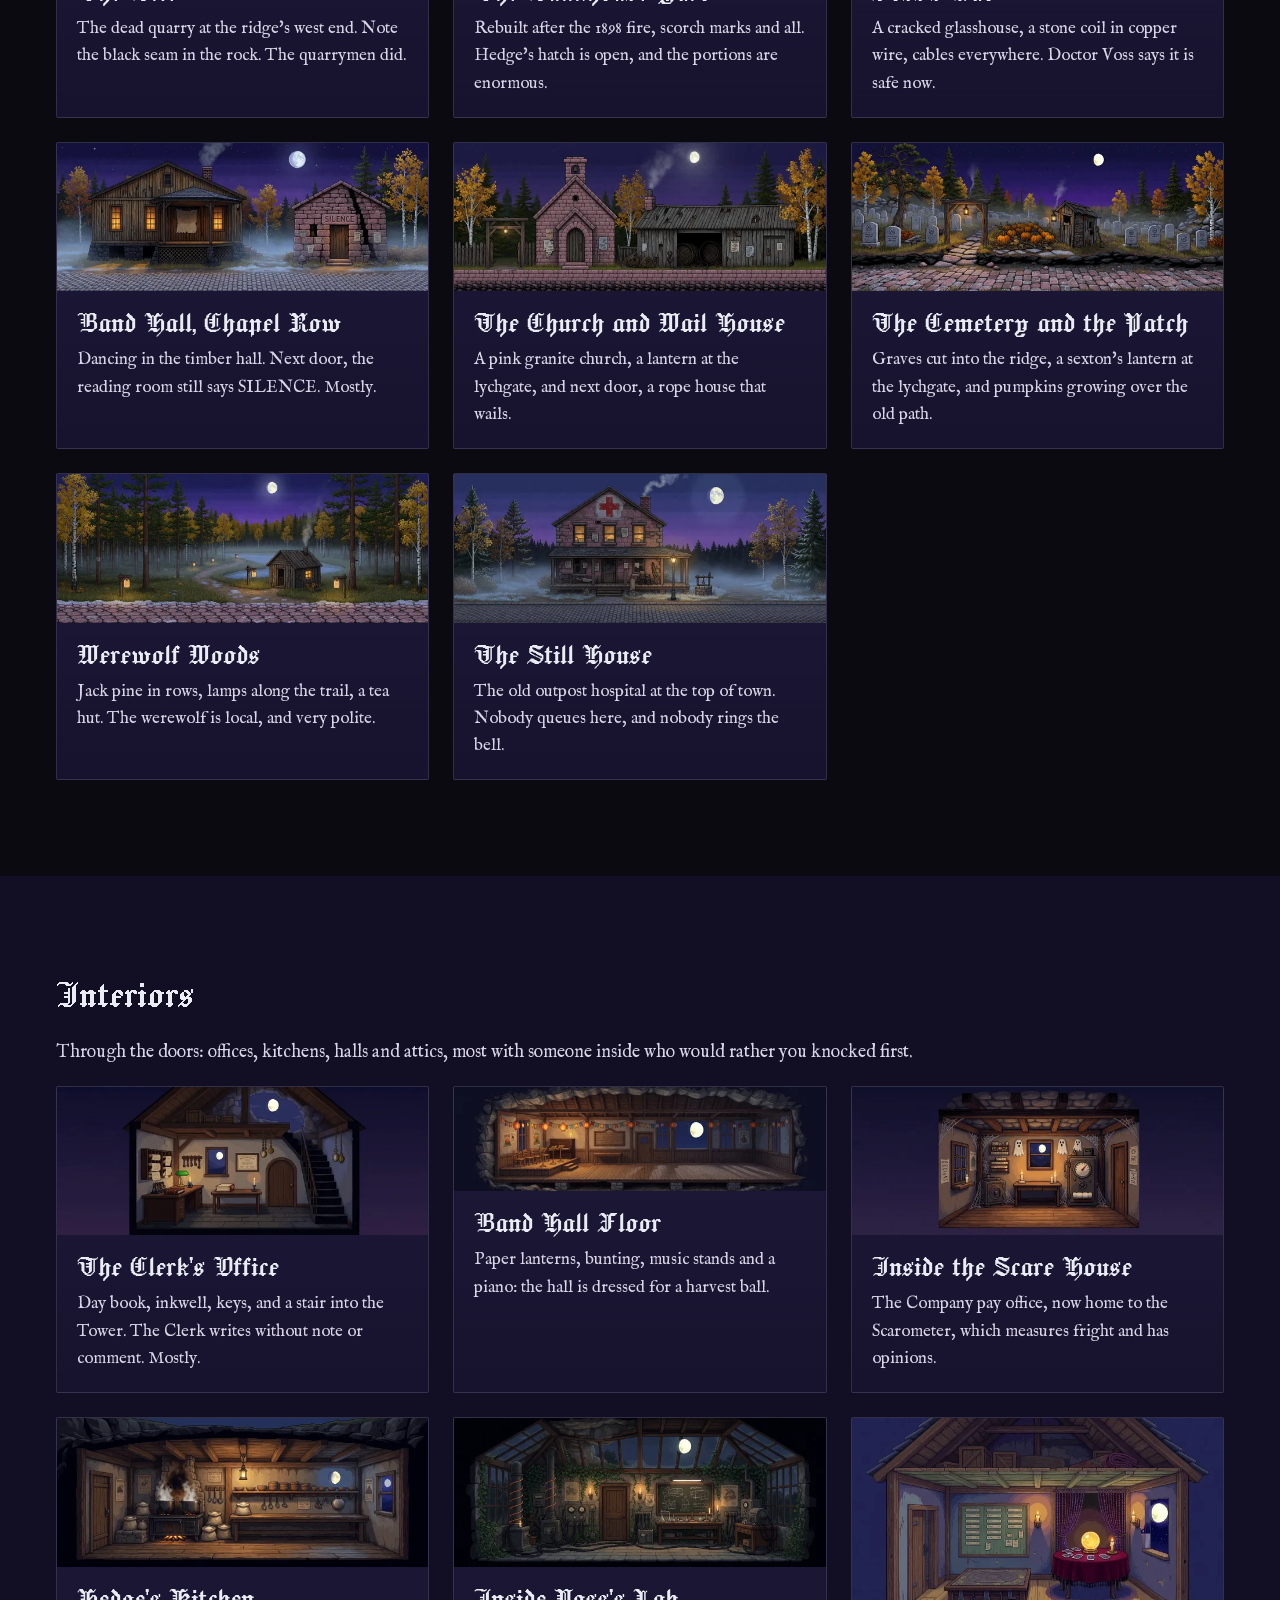
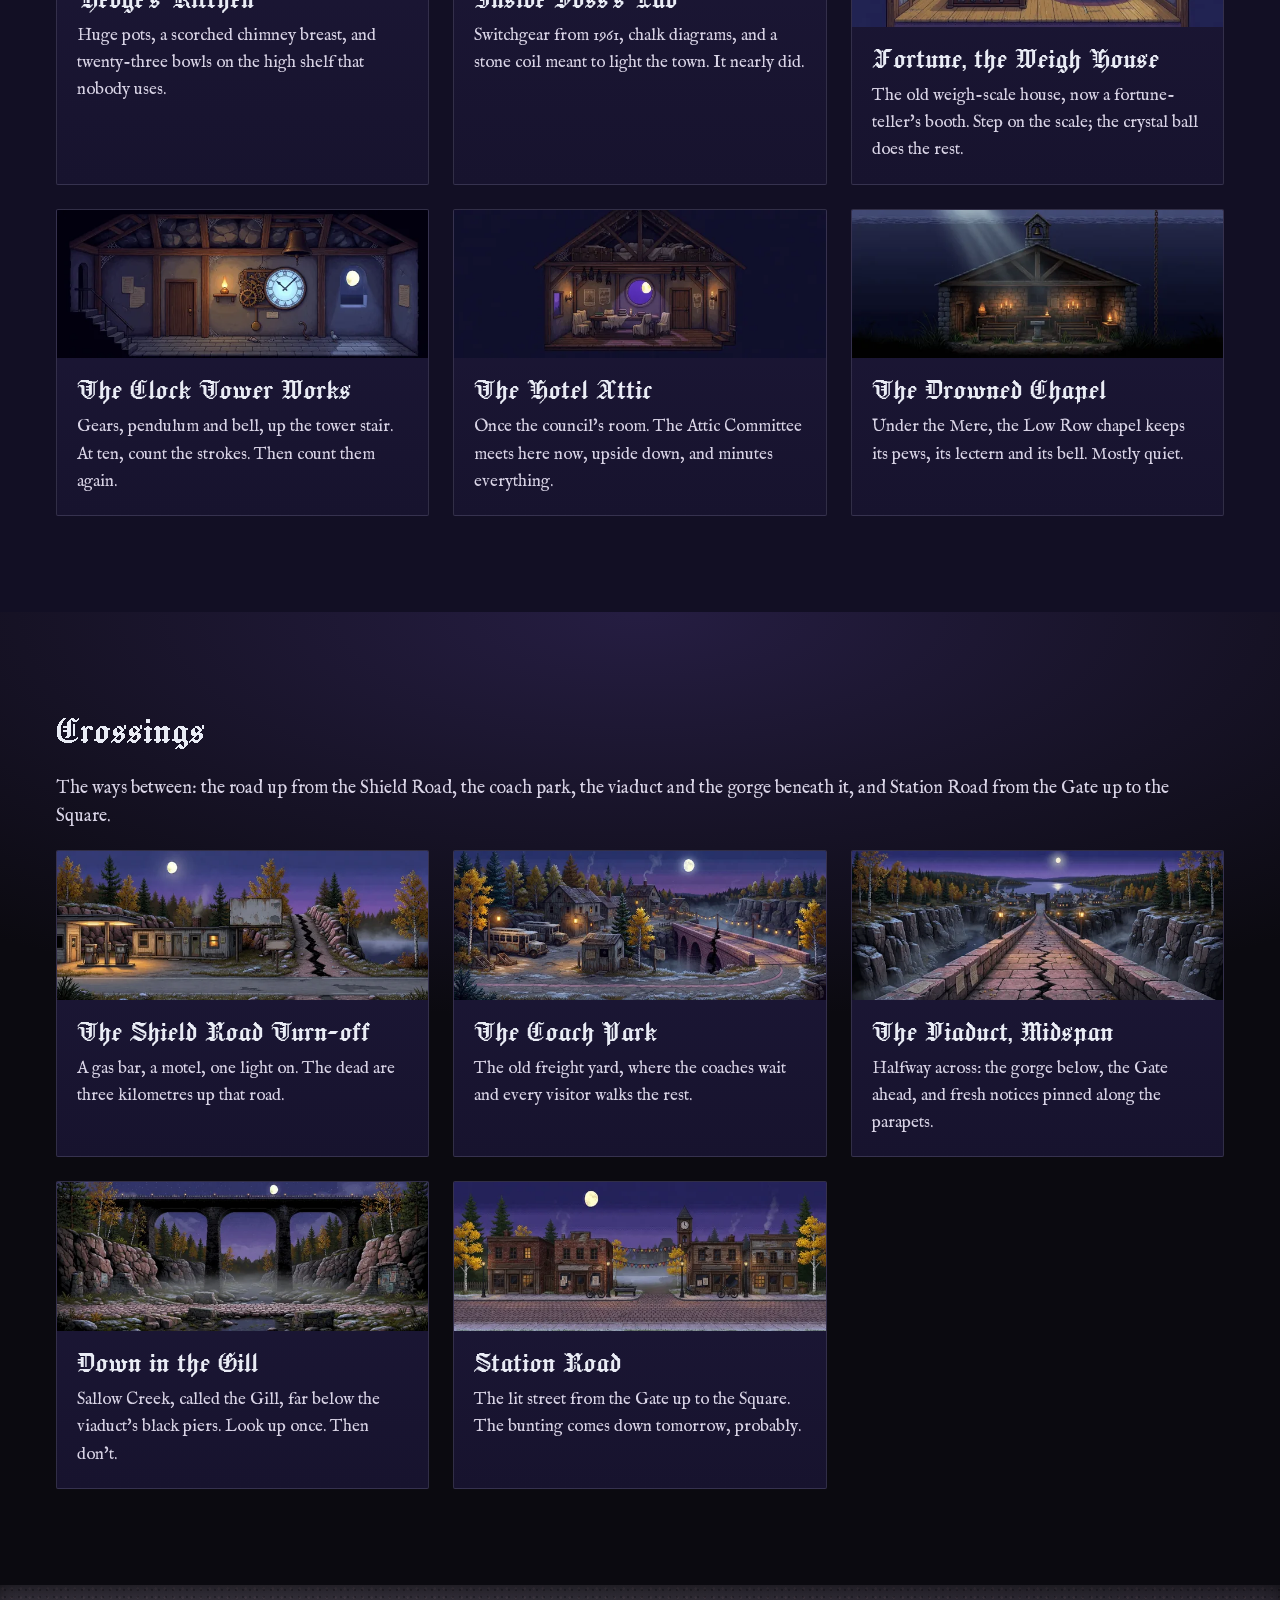
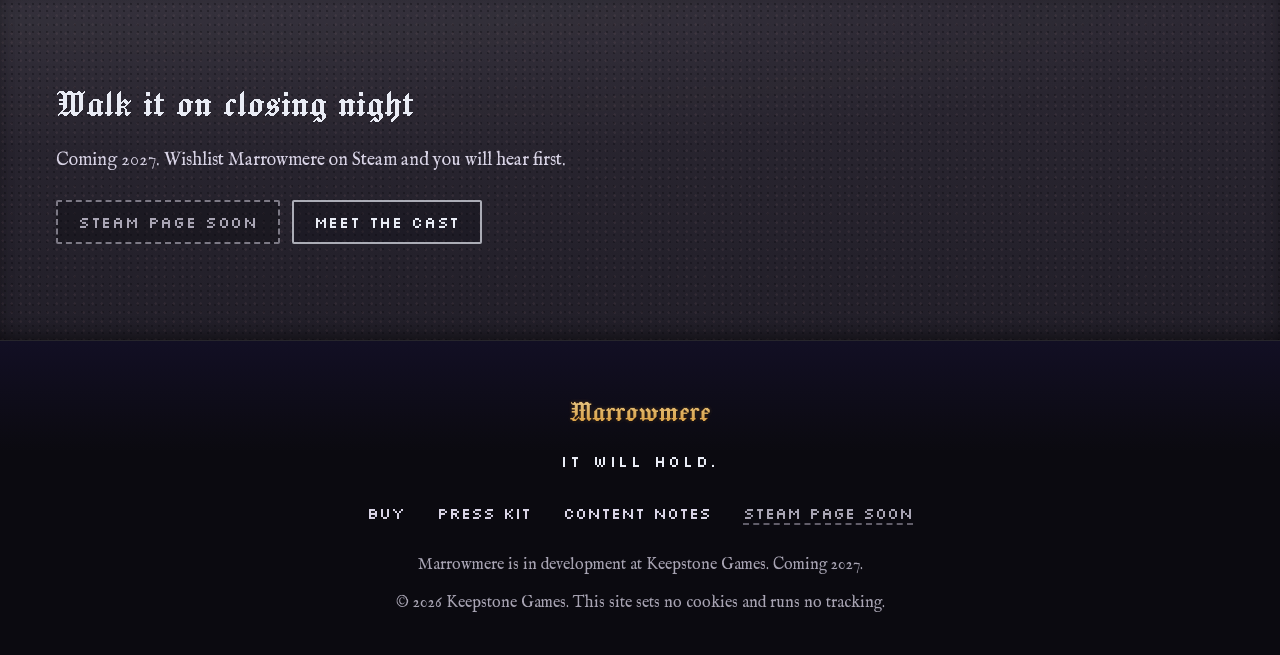
<file: world.html>
<!doctype html>
<html lang="en-CA">
<head>
<meta charset="utf-8">
<meta name="viewport" content="width=device-width, initial-scale=1">
<title>The Town | Marrowmere</title>
<meta name="description" content="Tour Marrowmere, a granite quarry township in northern Ontario: the Gate and the viaduct, Market Square, the Ghost Hotel, the Black Stair, the Bite and the woods.">
<link rel="canonical" href="https://bottobot.github.io/marrowmere-site/world.html">
<meta property="og:type" content="website">
<meta property="og:site_name" content="Marrowmere">
<meta property="og:title" content="The Town | Marrowmere">
<meta property="og:description" content="Tour Marrowmere, a granite quarry township in northern Ontario: the Gate and the viaduct, Market Square, the Ghost Hotel, the Black Stair, the Bite and the woods.">
<meta property="og:url" content="https://bottobot.github.io/marrowmere-site/world.html">
<meta property="og:image" content="https://bottobot.github.io/marrowmere-site/assets/img/brand/og-image.jpg">
<meta name="twitter:card" content="summary_large_image">
<meta name="theme-color" content="#120f24">
<link rel="icon" href="assets/icons/favicon.ico" sizes="any">
<link rel="icon" type="image/png" sizes="32x32" href="assets/icons/favicon-32.png">
<link rel="apple-touch-icon" href="assets/icons/apple-touch-icon.png">
<link rel="manifest" href="site.webmanifest">
<link rel="preload" href="assets/fonts/jacquard24.woff2" as="font" type="font/woff2" crossorigin>
<link rel="stylesheet" href="css/site.css">
<script src="js/config.js"></script>
<script src="js/site.js" defer></script>
</head>
<body class="page-world">
<!-- @region header -->
<a class="skip-link" href="#main">Skip to content</a>
<header class="site-header">
  <div class="wrap site-header__inner">
    <a class="brand" href="index.html"><img src="assets/img/brand/wordmark-1200.png" alt="Marrowmere" width="240" height="60"></a>
    <button class="nav-toggle" type="button" aria-expanded="false" aria-controls="site-nav"><span class="visually-hidden">Menu</span><span class="nav-toggle__bars" aria-hidden="true"></span></button>
    <nav id="site-nav" class="site-nav" aria-label="Main">
      <ul>
        <li><a href="story.html">Story</a></li>
        <li><a href="world.html" aria-current="page">World</a></li>
        <li><a href="cast.html">Cast</a></li>
        <li><a href="media.html">Media</a></li>
        <li><a href="press.html">Press</a></li>
        <li><a class="btn btn--primary" href="buy.html">Buy</a></li>
      </ul>
    </nav>
  </div>
</header>
<!-- @end header -->
<main id="main">
  <section class="section section--night" aria-labelledby="world-title">
    <div class="wrap">
      <p class="eyebrow">The Township of Marrowmere, Ontario</p>
      <h1 id="world-title">The Town</h1>
      <p class="lede">A granite quarry township on the north shore of Cradock Lake in northern Ontario, three kilometres up a paved road off the Shield Road. It lived on granite for ninety-four years. Since 1976 it has lived on the Show.</p>
      <p>Every visitor walks in over the old viaduct and through the Gate, where IT WILL HOLD is cut in black stone. Beyond it are Market Square, the Ghost Hotel, the Black Stair down to the shore, the quarry the town calls the Bite, and a cemetery cut into the ridge. On closing night, Thursday 24 September 2026, the coaches arrive at quarter to six and the lamps come on at dusk.</p>
      <p>Some of these places move. Point at one, or tab to it, to watch.</p>
      <nav class="store-buttons" aria-label="On this page">
        <a class="btn btn--ghost" href="#map">The map</a>
        <a class="btn btn--ghost" href="#exteriors">Exteriors</a>
        <a class="btn btn--ghost" href="#interiors">Interiors</a>
        <a class="btn btn--ghost" href="#crossings">Crossings</a>
      </nav>
    </div>
  </section>

  <section class="section" id="map" aria-labelledby="map-title">
    <div class="wrap">
      <h2 id="map-title">From above</h2>
      <figure class="world-map">
        <a data-lightbox="map" href="assets/img/places/M01-1280.jpg">
          <picture>
            <source type="image/webp" srcset="assets/img/places/M01-640.webp 640w, assets/img/places/M01-1280.webp 1280w" sizes="(min-width: 1232px) 1168px, calc(100vw - 32px)">
            <img src="assets/img/places/M01-1280.jpg" srcset="assets/img/places/M01-640.jpg 640w, assets/img/places/M01-1280.jpg 1280w" sizes="(min-width: 1232px) 1168px, calc(100vw - 32px)" alt="A night-time map of a small quarry town on a ridge above a black lake: a viaduct leading to a stone gate, a square with a clock tower, a church, a cemetery and a manor among jack pine." width="1280" height="720">
          </picture>
        </a>
        <figcaption>Marrowmere from above: the viaduct and the Gate, Market Square under the clock tower, the church and the cemetery on the ridge, and the boathouse on the black water below the cliffs. Select the map to see it larger.</figcaption>
      </figure>
    </div>
  </section>

  <section class="section section--night" id="exteriors" aria-labelledby="exteriors-title">
    <div class="wrap">
      <h2 id="exteriors-title">Exteriors</h2>
      <p>Out on the street strips: the Gate and the square, the shore below the Black Stair, the quarry, the ridge and the woods.</p>
      <div class="grid grid--3">
<!-- render_pages.py fills this region from tools/manifest.json (places with "world" in use and group "exterior"); never edit inside it by hand -->
<!-- @region world-exterior -->
<figure class="place-card" tabindex="0">
  <div class="place-card__media">
    <picture>
      <source type="image/webp" srcset="assets/img/places/E01-640.webp 640w, assets/img/places/E01-1280.webp 1280w" sizes="(min-width: 1000px) 380px, (min-width: 600px) 50vw, 100vw">
      <img src="assets/img/places/E01-640.jpg" srcset="assets/img/places/E01-640.jpg 640w, assets/img/places/E01-1280.jpg 1280w" sizes="(min-width: 1000px) 380px, (min-width: 600px) 50vw, 100vw" alt="Lantern-lit black arch carved IT WILL HOLD, a POP. 666 GHOSTS sign, and a stone viaduct over a misty gorge." width="640" height="256" loading="lazy">
    </picture>
    <video data-hover muted loop playsinline preload="none" aria-hidden="true" src="assets/video/places/E01.mp4"></video>
  </div>
  <figcaption>
    <h3>The Gate and Viaduct</h3>
    <p>Every visitor walks in over the viaduct and through the Gate. IT WILL HOLD, says the arch.</p>
  </figcaption>
</figure>
<figure class="place-card" tabindex="0">
  <div class="place-card__media">
    <picture>
      <source type="image/webp" srcset="assets/img/places/E03-640.webp 640w, assets/img/places/E03-1280.webp 1280w" sizes="(min-width: 1000px) 380px, (min-width: 600px) 50vw, 100vw">
      <img src="assets/img/places/E03-640.jpg" srcset="assets/img/places/E03-640.jpg 640w, assets/img/places/E03-1280.jpg 1280w" sizes="(min-width: 1000px) 380px, (min-width: 600px) 50vw, 100vw" alt="Octagonal timber booth with a crystal ball, a cracked glass-roofed arcade, and a brick cottage beside a giant brass doorbell." width="640" height="256" loading="lazy">
    </picture>
    <video data-hover muted loop playsinline preload="none" aria-hidden="true" src="assets/video/places/E03.mp4"></video>
  </div>
  <figcaption>
    <h3>The Approach</h3>
    <p>Fortune, Chase and Doorbell: three attractions on the old road in, each older than the fright it sells.</p>
  </figcaption>
</figure>
<figure class="place-card">
  <div class="place-card__media">
    <picture>
      <source type="image/webp" srcset="assets/img/places/E04-640.webp 640w, assets/img/places/E04-1280.webp 1280w" sizes="(min-width: 1000px) 380px, (min-width: 600px) 50vw, 100vw">
      <img src="assets/img/places/E04-640.jpg" srcset="assets/img/places/E04-640.jpg 640w, assets/img/places/E04-1280.jpg 1280w" sizes="(min-width: 1000px) 380px, (min-width: 600px) 50vw, 100vw" alt="Stone town hall with a clock tower, a bronze plaque, a granite obelisk with a wreath, a noticeboard and lamps." width="640" height="256" loading="lazy">
    </picture>
  </div>
  <figcaption>
    <h3>Town Hall and Tower</h3>
    <p>Clock tower, wreath and noticeboard. Tonight every new notice is a closure, by order of the Clerk.</p>
  </figcaption>
</figure>
<figure class="place-card">
  <div class="place-card__media">
    <picture>
      <source type="image/webp" srcset="assets/img/places/E05-640.webp 640w, assets/img/places/E05-1280.webp 1280w" sizes="(min-width: 1000px) 380px, (min-width: 600px) 50vw, 100vw">
      <img src="assets/img/places/E05-640.jpg" srcset="assets/img/places/E05-640.jpg 640w, assets/img/places/E05-1280.jpg 1280w" sizes="(min-width: 1000px) 380px, (min-width: 600px) 50vw, 100vw" alt="Red wagon shed open on a half-built float hung with lanterns; a line of flat stone footings crosses the square." width="640" height="256" loading="lazy">
    </picture>
  </div>
  <figcaption>
    <h3>The Parade Route</h3>
    <p>Six flush footings mark where the 1919 Peace Arch stood for exactly one day. Mind the gaps.</p>
  </figcaption>
</figure>
<figure class="place-card" tabindex="0">
  <div class="place-card__media">
    <picture>
      <source type="image/webp" srcset="assets/img/places/E06-640.webp 640w, assets/img/places/E06-1280.webp 1280w" sizes="(min-width: 1000px) 380px, (min-width: 600px) 50vw, 100vw">
      <img src="assets/img/places/E06-640.jpg" srcset="assets/img/places/E06-640.jpg 640w, assets/img/places/E06-1280.jpg 1280w" sizes="(min-width: 1000px) 380px, (min-width: 600px) 50vw, 100vw" alt="Barred stone pay office with a glowing red dial, a shop window full of headstones, and an empty bus shelter." width="640" height="256" loading="lazy">
    </picture>
    <video data-hover muted loop playsinline preload="none" aria-hidden="true" src="assets/video/places/E06.mp4"></video>
  </div>
  <figcaption>
    <h3>Scare House and Keepsake Shop</h3>
    <p>Pay office, fright meter, monumental masons. Marrowmere sells you a scare, then a souvenir, then a headstone.</p>
  </figcaption>
</figure>
<figure class="place-card" tabindex="0">
  <div class="place-card__media">
    <picture>
      <source type="image/webp" srcset="assets/img/places/E07-640.webp 640w, assets/img/places/E07-1280.webp 1280w" sizes="(min-width: 1000px) 380px, (min-width: 600px) 50vw, 100vw">
      <img src="assets/img/places/E07-640.jpg" srcset="assets/img/places/E07-640.jpg 640w, assets/img/places/E07-1280.jpg 1280w" sizes="(min-width: 1000px) 380px, (min-width: 600px) 50vw, 100vw" alt="Tall red-brick railway hotel with bay windows, an iron fire escape and one violet attic window, bats circling its chimneys." width="640" height="256" loading="lazy">
    </picture>
    <video data-hover muted loop playsinline preload="none" aria-hidden="true" src="assets/video/places/E07.mp4"></video>
  </div>
  <figcaption>
    <h3>The Ghost Hotel</h3>
    <p>Built so every front room could see the viaduct. The attic light is violet, and nobody asks why.</p>
  </figcaption>
</figure>
<figure class="place-card" tabindex="0">
  <div class="place-card__media">
    <picture>
      <source type="image/webp" srcset="assets/img/places/E08-640.webp 640w, assets/img/places/E08-1280.webp 1280w" sizes="(min-width: 1000px) 380px, (min-width: 600px) 50vw, 100vw">
      <img src="assets/img/places/E08-640.jpg" srcset="assets/img/places/E08-640.jpg 640w, assets/img/places/E08-1280.jpg 1280w" sizes="(min-width: 1000px) 380px, (min-width: 600px) 50vw, 100vw" alt="Frosted black stone stair up a rock face, one handrail, and a jar candle and flowers on one step." width="640" height="256" loading="lazy">
    </picture>
    <video data-hover muted loop playsinline preload="none" aria-hidden="true" src="assets/video/places/E08.mp4"></video>
  </div>
  <figcaption>
    <h3>The Black Stair</h3>
    <p>212 steps cut down the black seam, one handrail, frost on every tread. Somebody has left flowers again.</p>
  </figcaption>
</figure>
<figure class="place-card" tabindex="0">
  <div class="place-card__media">
    <picture>
      <source type="image/webp" srcset="assets/img/places/E09-640.webp 640w, assets/img/places/E09-1280.webp 1280w" sizes="(min-width: 1000px) 380px, (min-width: 600px) 50vw, 100vw">
      <img src="assets/img/places/E09-640.jpg" srcset="assets/img/places/E09-640.jpg 640w, assets/img/places/E09-1280.jpg 1280w" sizes="(min-width: 1000px) 380px, (min-width: 600px) 50vw, 100vw" alt="Cobbled lakeside lane, cottages under a pink granite cliff, a long stair up the rock, and a lit chip shop." width="640" height="256" loading="lazy">
    </picture>
    <video data-hover muted loop playsinline preload="none" aria-hidden="true" src="assets/video/places/E09.mp4"></video>
  </div>
  <figcaption>
    <h3>Low Street</h3>
    <p>Lakeside cottages at the bottom of the Black Stair, and the smell of chips halfway up it.</p>
  </figcaption>
</figure>
<figure class="place-card" tabindex="0">
  <div class="place-card__media">
    <picture>
      <source type="image/webp" srcset="assets/img/places/E10-640.webp 640w, assets/img/places/E10-1280.webp 1280w" sizes="(min-width: 1000px) 380px, (min-width: 600px) 50vw, 100vw">
      <img src="assets/img/places/E10-640.jpg" srcset="assets/img/places/E10-640.jpg 640w, assets/img/places/E10-1280.jpg 1280w" sizes="(min-width: 1000px) 380px, (min-width: 600px) 50vw, 100vw" alt="Timber boathouse, a rowboat on the slip, a dock with tire fenders, a loon, and a distant red buoy." width="640" height="256" loading="lazy">
    </picture>
    <video data-hover muted loop playsinline preload="none" aria-hidden="true" src="assets/video/places/E10.mp4"></video>
  </div>
  <figcaption>
    <h3>The Shore and Boathouse</h3>
    <p>A lone buoy marks the chapel the Company drowned in 1931. Some nights, its bell still rings.</p>
  </figcaption>
</figure>
<figure class="place-card">
  <div class="place-card__media">
    <picture>
      <source type="image/webp" srcset="assets/img/places/E11-640.webp 640w, assets/img/places/E11-1280.webp 1280w" sizes="(min-width: 1000px) 380px, (min-width: 600px) 50vw, 100vw">
      <img src="assets/img/places/E11-640.jpg" srcset="assets/img/places/E11-640.jpg 640w, assets/img/places/E11-1280.jpg 1280w" sizes="(min-width: 1000px) 380px, (min-width: 600px) 50vw, 100vw" alt="Pink granite quarry faces with drill marks and a black seam, a moonlit flooded pit and a rusted derrick." width="640" height="256" loading="lazy">
    </picture>
  </div>
  <figcaption>
    <h3>The Bite</h3>
    <p>The dead quarry at the ridge's west end. Note the black seam in the rock. The quarrymen did.</p>
  </figcaption>
</figure>
<figure class="place-card" tabindex="0">
  <div class="place-card__media">
    <picture>
      <source type="image/webp" srcset="assets/img/places/E14-640.webp 640w, assets/img/places/E14-1280.webp 1280w" sizes="(min-width: 1000px) 380px, (min-width: 600px) 50vw, 100vw">
      <img src="assets/img/places/E14-640.jpg" srcset="assets/img/places/E14-640.jpg 640w, assets/img/places/E14-1280.jpg 1280w" sizes="(min-width: 1000px) 380px, (min-width: 600px) 50vw, 100vw" alt="Weathered timber bunkhouse with a scorched stone chimney, lit windows, a steaming cookhouse hatch, stacked firewood and a water pump." width="640" height="256" loading="lazy">
    </picture>
    <video data-hover muted loop playsinline preload="none" aria-hidden="true" src="assets/video/places/E14.mp4"></video>
  </div>
  <figcaption>
    <h3>The Bunkhouse Yard</h3>
    <p>Rebuilt after the 1898 fire, scorch marks and all. Hedge's hatch is open, and the portions are enormous.</p>
  </figcaption>
</figure>
<figure class="place-card">
  <div class="place-card__media">
    <picture>
      <source type="image/webp" srcset="assets/img/places/E15-640.webp 640w, assets/img/places/E15-1280.webp 1280w" sizes="(min-width: 1000px) 380px, (min-width: 600px) 50vw, 100vw">
      <img src="assets/img/places/E15-640.jpg" srcset="assets/img/places/E15-640.jpg 640w, assets/img/places/E15-1280.jpg 1280w" sizes="(min-width: 1000px) 380px, (min-width: 600px) 50vw, 100vw" alt="Cracked glass vinery with a dark cylinder in copper coil, cables across gravel, and pink rock with a black seam." width="640" height="256" loading="lazy">
    </picture>
  </div>
  <figcaption>
    <h3>Voss's Lab</h3>
    <p>A cracked glasshouse, a stone coil in copper wire, cables everywhere. Doctor Voss says it is safe now.</p>
  </figcaption>
</figure>
<figure class="place-card">
  <div class="place-card__media">
    <picture>
      <source type="image/webp" srcset="assets/img/places/E16-640.webp 640w, assets/img/places/E16-1280.webp 1280w" sizes="(min-width: 1000px) 380px, (min-width: 600px) 50vw, 100vw">
      <img src="assets/img/places/E16-640.jpg" srcset="assets/img/places/E16-640.jpg 640w, assets/img/places/E16-1280.jpg 1280w" sizes="(min-width: 1000px) 380px, (min-width: 600px) 50vw, 100vw" alt="Timber dance hall with tall lit windows behind lattice, beside a pink stone building with SILENCE carved over its door." width="640" height="256" loading="lazy">
    </picture>
  </div>
  <figcaption>
    <h3>Band Hall, Chapel Row</h3>
    <p>Dancing in the timber hall. Next door, the reading room still says SILENCE. Mostly.</p>
  </figcaption>
</figure>
<figure class="place-card" tabindex="0">
  <div class="place-card__media">
    <picture>
      <source type="image/webp" srcset="assets/img/places/E17-640.webp 640w, assets/img/places/E17-1280.webp 1280w" sizes="(min-width: 1000px) 380px, (min-width: 600px) 50vw, 100vw">
      <img src="assets/img/places/E17-640.jpg" srcset="assets/img/places/E17-640.jpg 640w, assets/img/places/E17-1280.jpg 1280w" sizes="(min-width: 1000px) 380px, (min-width: 600px) 50vw, 100vw" alt="Small pink stone church with a bell turret, a lantern-lit lychgate, and a timber rope shed open on huge drums." width="640" height="256" loading="lazy">
    </picture>
    <video data-hover muted loop playsinline preload="none" aria-hidden="true" src="assets/video/places/E17.mp4"></video>
  </div>
  <figcaption>
    <h3>The Church and Wail House</h3>
    <p>A pink granite church, a lantern at the lychgate, and next door, a rope house that wails.</p>
  </figcaption>
</figure>
<figure class="place-card" tabindex="0">
  <div class="place-card__media">
    <picture>
      <source type="image/webp" srcset="assets/img/places/E18-640.webp 640w, assets/img/places/E18-1280.webp 1280w" sizes="(min-width: 1000px) 380px, (min-width: 600px) 50vw, 100vw">
      <img src="assets/img/places/E18-640.jpg" srcset="assets/img/places/E18-640.jpg 640w, assets/img/places/E18-1280.jpg 1280w" sizes="(min-width: 1000px) 380px, (min-width: 600px) 50vw, 100vw" alt="Moonlit cemetery of grey headstones, a lychgate with a lantern, a flagstone path, a pumpkin patch and a sexton's shed." width="640" height="256" loading="lazy">
    </picture>
    <video data-hover muted loop playsinline preload="none" aria-hidden="true" src="assets/video/places/E18.mp4"></video>
  </div>
  <figcaption>
    <h3>The Cemetery and the Patch</h3>
    <p>Graves cut into the ridge, a sexton's lantern at the lychgate, and pumpkins growing over the old path.</p>
  </figcaption>
</figure>
<figure class="place-card" tabindex="0">
  <div class="place-card__media">
    <picture>
      <source type="image/webp" srcset="assets/img/places/E20-640.webp 640w, assets/img/places/E20-1280.webp 1280w" sizes="(min-width: 1000px) 380px, (min-width: 600px) 50vw, 100vw">
      <img src="assets/img/places/E20-640.jpg" srcset="assets/img/places/E20-640.jpg 640w, assets/img/places/E20-1280.jpg 1280w" sizes="(min-width: 1000px) 380px, (min-width: 600px) 50vw, 100vw" alt="Moonlit jack pine and birch wood, a winding trail lit by post lamps, and a lit hut by a pond." width="640" height="256" loading="lazy">
    </picture>
    <video data-hover muted loop playsinline preload="none" aria-hidden="true" src="assets/video/places/E20.mp4"></video>
  </div>
  <figcaption>
    <h3>Werewolf Woods</h3>
    <p>Jack pine in rows, lamps along the trail, a tea hut. The werewolf is local, and very polite.</p>
  </figcaption>
</figure>
<figure class="place-card">
  <div class="place-card__media">
    <picture>
      <source type="image/webp" srcset="assets/img/places/E22-640.webp 640w, assets/img/places/E22-1280.webp 1280w" sizes="(min-width: 1000px) 380px, (min-width: 600px) 50vw, 100vw">
      <img src="assets/img/places/E22-640.jpg" srcset="assets/img/places/E22-640.jpg 640w, assets/img/places/E22-1280.jpg 1280w" sizes="(min-width: 1000px) 380px, (min-width: 600px) 50vw, 100vw" alt="Closed two-storey outpost hospital, an old wooden wheelchair on the veranda, a lit lamp post and a stone well." width="640" height="256" loading="lazy">
    </picture>
  </div>
  <figcaption>
    <h3>The Still House</h3>
    <p>The old outpost hospital at the top of town. Nobody queues here, and nobody rings the bell.</p>
  </figcaption>
</figure>
<!-- @end world-exterior -->
      </div>
    </div>
  </section>

  <section class="section" id="interiors" aria-labelledby="interiors-title">
    <div class="wrap">
      <h2 id="interiors-title">Interiors</h2>
      <p>Through the doors: offices, kitchens, halls and attics, most with someone inside who would rather you knocked first.</p>
      <div class="grid grid--3">
<!-- render_pages.py fills this region from tools/manifest.json (places with "world" in use and group "interior"); never edit inside it by hand -->
<!-- @region world-interior -->
<figure class="place-card">
  <div class="place-card__media">
    <picture>
      <source type="image/webp" srcset="assets/img/places/I02-640.webp 640w, assets/img/places/I02-1280.webp 1280w" sizes="(min-width: 1000px) 380px, (min-width: 600px) 50vw, 100vw">
      <img src="assets/img/places/I02-640.jpg" srcset="assets/img/places/I02-640.jpg 640w, assets/img/places/I02-1280.jpg 1280w" sizes="(min-width: 1000px) 380px, (min-width: 600px) 50vw, 100vw" alt="Timber-framed office: a dark stair up, hanging clock weights, day books, an inkwell, keys on hooks and a green lamp." width="640" height="256" loading="lazy">
    </picture>
  </div>
  <figcaption>
    <h3>The Clerk's Office</h3>
    <p>Day book, inkwell, keys, and a stair into the Tower. The Clerk writes without note or comment. Mostly.</p>
  </figcaption>
</figure>
<figure class="place-card">
  <div class="place-card__media">
    <picture>
      <source type="image/webp" srcset="assets/img/places/I03-640.webp 640w, assets/img/places/I03-1280.webp 1280w" sizes="(min-width: 1000px) 380px, (min-width: 600px) 50vw, 100vw">
      <img src="assets/img/places/I03-640.jpg" srcset="assets/img/places/I03-640.jpg 640w, assets/img/places/I03-1280.jpg 1280w" sizes="(min-width: 1000px) 380px, (min-width: 600px) 50vw, 100vw" alt="Dance hall with a wooden floor, bunting and paper lanterns, a stage with music stands, and a piano." width="640" height="180" loading="lazy">
    </picture>
  </div>
  <figcaption>
    <h3>Band Hall Floor</h3>
    <p>Paper lanterns, bunting, music stands and a piano: the hall is dressed for a harvest ball.</p>
  </figcaption>
</figure>
<figure class="place-card">
  <div class="place-card__media">
    <picture>
      <source type="image/webp" srcset="assets/img/places/I04-640.webp 640w, assets/img/places/I04-1280.webp 1280w" sizes="(min-width: 1000px) 380px, (min-width: 600px) 50vw, 100vw">
      <img src="assets/img/places/I04-640.jpg" srcset="assets/img/places/I04-640.jpg 640w, assets/img/places/I04-1280.jpg 1280w" sizes="(min-width: 1000px) 380px, (min-width: 600px) 50vw, 100vw" alt="Pay office with an iron safe, a dial cabinet, paper ghosts on the wall, candles, cobwebs and a moonlit window." width="640" height="256" loading="lazy">
    </picture>
  </div>
  <figcaption>
    <h3>Inside the Scare House</h3>
    <p>The Company pay office, now home to the Scarometer, which measures fright and has opinions.</p>
  </figcaption>
</figure>
<figure class="place-card">
  <div class="place-card__media">
    <picture>
      <source type="image/webp" srcset="assets/img/places/I08-640.webp 640w, assets/img/places/I08-1280.webp 1280w" sizes="(min-width: 1000px) 380px, (min-width: 600px) 50vw, 100vw">
      <img src="assets/img/places/I08-640.jpg" srcset="assets/img/places/I08-640.jpg 640w, assets/img/places/I08-1280.jpg 1280w" sizes="(min-width: 1000px) 380px, (min-width: 600px) 50vw, 100vw" alt="Bunkhouse kitchen with an iron range, steaming pots, a scorched chimney breast, flour sacks and bowls on a high shelf." width="640" height="256" loading="lazy">
    </picture>
  </div>
  <figcaption>
    <h3>Hedge's Kitchen</h3>
    <p>Huge pots, a scorched chimney breast, and twenty-three bowls on the high shelf that nobody uses.</p>
  </figcaption>
</figure>
<figure class="place-card">
  <div class="place-card__media">
    <picture>
      <source type="image/webp" srcset="assets/img/places/I09-640.webp 640w, assets/img/places/I09-1280.webp 1280w" sizes="(min-width: 1000px) 380px, (min-width: 600px) 50vw, 100vw">
      <img src="assets/img/places/I09-640.jpg" srcset="assets/img/places/I09-640.jpg 640w, assets/img/places/I09-1280.jpg 1280w" sizes="(min-width: 1000px) 380px, (min-width: 600px) 50vw, 100vw" alt="Ivy-grown glasshouse lab: two columns wound in copper coil, switchgear with dials, cables everywhere, and a chalkboard of diagrams." width="640" height="256" loading="lazy">
    </picture>
  </div>
  <figcaption>
    <h3>Inside Voss's Lab</h3>
    <p>Switchgear from 1961, chalk diagrams, and a stone coil meant to light the town. It nearly did.</p>
  </figcaption>
</figure>
<figure class="place-card">
  <div class="place-card__media">
    <picture>
      <source type="image/webp" srcset="assets/img/places/I17-640.webp 640w, assets/img/places/I17-1280.webp 1280w" sizes="(min-width: 1000px) 380px, (min-width: 600px) 50vw, 100vw">
      <img src="assets/img/places/I17-640.jpg" srcset="assets/img/places/I17-640.jpg 640w, assets/img/places/I17-1280.jpg 1280w" sizes="(min-width: 1000px) 380px, (min-width: 600px) 50vw, 100vw" alt="Timber booth: a platform scale, a glowing crystal ball and cards on a red cloth, candles, and a bead curtain." width="640" height="360" loading="lazy">
    </picture>
  </div>
  <figcaption>
    <h3>Fortune, the Weigh House</h3>
    <p>The old weigh-scale house, now a fortune-teller's booth. Step on the scale; the crystal ball does the rest.</p>
  </figcaption>
</figure>
<figure class="place-card">
  <div class="place-card__media">
    <picture>
      <source type="image/webp" srcset="assets/img/places/I21-640.webp 640w, assets/img/places/I21-1280.webp 1280w" sizes="(min-width: 1000px) 380px, (min-width: 600px) 50vw, 100vw">
      <img src="assets/img/places/I21-640.jpg" srcset="assets/img/places/I21-640.jpg 640w, assets/img/places/I21-1280.jpg 1280w" sizes="(min-width: 1000px) 380px, (min-width: 600px) 50vw, 100vw" alt="Clock-tower room under timber beams: a hanging bell, brass gears, a pendulum, a glowing clock face and a dark stair." width="640" height="256" loading="lazy">
    </picture>
  </div>
  <figcaption>
    <h3>The Clock Tower Works</h3>
    <p>Gears, pendulum and bell, up the tower stair. At ten, count the strokes. Then count them again.</p>
  </figcaption>
</figure>
<figure class="place-card">
  <div class="place-card__media">
    <picture>
      <source type="image/webp" srcset="assets/img/places/I25-640.webp 640w, assets/img/places/I25-1280.webp 1280w" sizes="(min-width: 1000px) 380px, (min-width: 600px) 50vw, 100vw">
      <img src="assets/img/places/I25-640.jpg" srcset="assets/img/places/I25-640.jpg 640w, assets/img/places/I25-1280.jpg 1280w" sizes="(min-width: 1000px) 380px, (min-width: 600px) 50vw, 100vw" alt="Attic with bats hanging from a beam, a table stacked with books, dust-sheeted chairs and a round violet window." width="640" height="256" loading="lazy">
    </picture>
  </div>
  <figcaption>
    <h3>The Hotel Attic</h3>
    <p>Once the council's room. The Attic Committee meets here now, upside down, and minutes everything.</p>
  </figcaption>
</figure>
<figure class="place-card">
  <div class="place-card__media">
    <picture>
      <source type="image/webp" srcset="assets/img/places/I38-640.webp 640w, assets/img/places/I38-1280.webp 1280w" sizes="(min-width: 1000px) 380px, (min-width: 600px) 50vw, 100vw">
      <img src="assets/img/places/I38-640.jpg" srcset="assets/img/places/I38-640.jpg 640w, assets/img/places/I38-1280.jpg 1280w" sizes="(min-width: 1000px) 380px, (min-width: 600px) 50vw, 100vw" alt="Underwater chapel with a bell in its turret, a shaft of light, pews, lit candles, weed and a hanging chain." width="640" height="256" loading="lazy">
    </picture>
  </div>
  <figcaption>
    <h3>The Drowned Chapel</h3>
    <p>Under the Mere, the Low Row chapel keeps its pews, its lectern and its bell. Mostly quiet.</p>
  </figcaption>
</figure>
<!-- @end world-interior -->
      </div>
    </div>
  </section>

  <section class="section section--night" id="crossings" aria-labelledby="crossings-title">
    <div class="wrap">
      <h2 id="crossings-title">Crossings</h2>
      <p>The ways between: the road up from the Shield Road, the coach park, the viaduct and the gorge beneath it, and Station Road from the Gate up to the Square.</p>
      <div class="grid grid--3">
<!-- render_pages.py fills this region from tools/manifest.json (places with "world" in use and group "crossing"); never edit inside it by hand -->
<!-- @region world-crossing -->
<figure class="place-card">
  <div class="place-card__media">
    <picture>
      <source type="image/webp" srcset="assets/img/places/X01-640.webp 640w, assets/img/places/X01-1280.webp 1280w" sizes="(min-width: 1000px) 380px, (min-width: 600px) 50vw, 100vw">
      <img src="assets/img/places/X01-640.jpg" srcset="assets/img/places/X01-640.jpg 640w, assets/img/places/X01-1280.jpg 1280w" sizes="(min-width: 1000px) 380px, (min-width: 600px) 50vw, 100vw" alt="Gas bar under a lit canopy, a motel with one lit window, a blank billboard, and a road uphill." width="640" height="256" loading="lazy">
    </picture>
  </div>
  <figcaption>
    <h3>The Shield Road Turn-off</h3>
    <p>A gas bar, a motel, one light on. The dead are three kilometres up that road.</p>
  </figcaption>
</figure>
<figure class="place-card">
  <div class="place-card__media">
    <picture>
      <source type="image/webp" srcset="assets/img/places/X02-640.webp 640w, assets/img/places/X02-1280.webp 1280w" sizes="(min-width: 1000px) 380px, (min-width: 600px) 50vw, 100vw">
      <img src="assets/img/places/X02-640.jpg" srcset="assets/img/places/X02-640.jpg 640w, assets/img/places/X02-1280.jpg 1280w" sizes="(min-width: 1000px) 380px, (min-width: 600px) 50vw, 100vw" alt="Cinder yard with two rusty vintage buses, a wooden kiosk, bumper posts, and a stone bridge strung with lanterns." width="640" height="256" loading="lazy">
    </picture>
  </div>
  <figcaption>
    <h3>The Coach Park</h3>
    <p>The old freight yard, where the coaches wait and every visitor walks the rest.</p>
  </figcaption>
</figure>
<figure class="place-card">
  <div class="place-card__media">
    <picture>
      <source type="image/webp" srcset="assets/img/places/X03-640.webp 640w, assets/img/places/X03-1280.webp 1280w" sizes="(min-width: 1000px) 380px, (min-width: 600px) 50vw, 100vw">
      <img src="assets/img/places/X03-640.jpg" srcset="assets/img/places/X03-640.jpg 640w, assets/img/places/X03-1280.jpg 1280w" sizes="(min-width: 1000px) 380px, (min-width: 600px) 50vw, 100vw" alt="Stone-paved viaduct deck between parapets with lamp-posts and pinned notices, a long crack down the middle, and the town ahead." width="640" height="256" loading="lazy">
    </picture>
  </div>
  <figcaption>
    <h3>The Viaduct, Midspan</h3>
    <p>Halfway across: the gorge below, the Gate ahead, and fresh notices pinned along the parapets.</p>
  </figcaption>
</figure>
<figure class="place-card" tabindex="0">
  <div class="place-card__media">
    <picture>
      <source type="image/webp" srcset="assets/img/places/X04-640.webp 640w, assets/img/places/X04-1280.webp 1280w" sizes="(min-width: 1000px) 380px, (min-width: 600px) 50vw, 100vw">
      <img src="assets/img/places/X04-640.jpg" srcset="assets/img/places/X04-640.jpg 640w, assets/img/places/X04-1280.jpg 1280w" sizes="(min-width: 1000px) 380px, (min-width: 600px) 50vw, 100vw" alt="Looking up from a rocky creek bed at three dark viaduct arches, fallen masonry blocks, ruined huts, ferns and mist." width="640" height="256" loading="lazy">
    </picture>
    <video data-hover muted loop playsinline preload="none" aria-hidden="true" src="assets/video/places/X04.mp4"></video>
  </div>
  <figcaption>
    <h3>Down in the Gill</h3>
    <p>Sallow Creek, called the Gill, far below the viaduct's black piers. Look up once. Then don't.</p>
  </figcaption>
</figure>
<figure class="place-card">
  <div class="place-card__media">
    <picture>
      <source type="image/webp" srcset="assets/img/places/X05-640.webp 640w, assets/img/places/X05-1280.webp 1280w" sizes="(min-width: 1000px) 380px, (min-width: 600px) 50vw, 100vw">
      <img src="assets/img/places/X05-640.jpg" srcset="assets/img/places/X05-640.jpg 640w, assets/img/places/X05-1280.jpg 1280w" sizes="(min-width: 1000px) 380px, (min-width: 600px) 50vw, 100vw" alt="Street of brick and timber shopfronts with lamp-posts, bicycles and a horse trough, bunting across, and a clock tower beyond." width="640" height="256" loading="lazy">
    </picture>
  </div>
  <figcaption>
    <h3>Station Road</h3>
    <p>The lit street from the Gate up to the Square. The bunting comes down tomorrow, probably.</p>
  </figcaption>
</figure>
<!-- @end world-crossing -->
      </div>
    </div>
  </section>

  <section class="section section--stone" aria-labelledby="world-cta-title">
    <div class="wrap">
      <h2 id="world-cta-title">Walk it on closing night</h2>
      <p><span data-cfg="release">Coming 2027</span>. Wishlist Marrowmere on Steam and you will hear first.</p>
      <div class="store-buttons">
        <a class="btn btn--primary" href="buy.html" data-cfg-href="stores.steam" data-soon="Steam page soon">Wishlist on Steam</a>
        <a class="btn btn--ghost" href="cast.html">Meet the cast</a>
      </div>
    </div>
  </section>
</main>
<!-- @region footer -->
<footer class="site-footer">
  <div class="wrap site-footer__inner">
    <img class="site-footer__mark" src="assets/img/brand/wordmark-1200.png" alt="" width="180" height="45">
    <p class="site-footer__motto">IT WILL HOLD.</p>
    <ul class="site-footer__links">
      <li><a href="buy.html">Buy</a></li>
      <li><a href="press.html">Press kit</a></li>
      <li><a href="buy.html#content-notes">Content notes</a></li>
      <li><a href="buy.html" data-cfg-href="stores.steam" data-soon="Steam page soon">Steam</a></li>
    </ul>
    <p class="site-footer__small">Marrowmere is in development at <span data-cfg="studio">Keepstone Games</span>. <span data-cfg="release">Coming 2027</span>.</p>
    <p class="site-footer__small">&copy; 2026 Keepstone Games. This site sets no cookies and runs no tracking.</p>
  </div>
</footer>
<!-- @end footer -->
</body>
</html>
</file>
<file: css/site.css>
/* Marrowmere site design system. One stylesheet for every page; no build step.
   Night is the only theme. Contrast is WCAG 2.2 AA: --granite-grey (4.47:1 on --night) is used
   for borders and disabled outlines only, never for text; small print uses --ink-muted (7.8:1). */

/* ------------------------------------------------------------------ fonts (SIL OFL, self-hosted) */
@font-face { font-family: "Jacquard 24"; src: url("../assets/fonts/jacquard24.woff2") format("woff2"); font-weight: 400; font-style: normal; font-display: swap; }
@font-face { font-family: "IM Fell English"; src: url("../assets/fonts/imfell.woff2") format("woff2"); font-weight: 400; font-style: normal; font-display: swap; }
@font-face { font-family: "IM Fell English"; src: url("../assets/fonts/imfell-italic.woff2") format("woff2"); font-weight: 400; font-style: italic; font-display: swap; }
@font-face { font-family: "Silkscreen"; src: url("../assets/fonts/silkscreen.woff2") format("woff2"); font-weight: 400; font-style: normal; font-display: swap; }

/* ------------------------------------------------------------------ tokens */
:root {
  --night: #120f24;   --dusk: #1d1838;   --violet: #3b2d6b;  --amber: #f2b552;  --amber-hi: #ffd88a;
  --granite-pink: #b88a8f; --granite-grey: #7d7a86; --keepstone: #0b0a10; --frost: #e9ecf5; --birch: #e6c45a; --ink: #d9d4e6;
  --font-display: "Jacquard 24", serif; --font-body: "IM Fell English", Georgia, serif; --font-label: "Silkscreen", monospace;
  --gutter: 16px; --wrap: 1200px; --radius: 2px;

  /* derived tokens: S02 additions, not in common.PALETTE */
  --ink-muted: #a9a5b4;
  --line: rgba(233, 236, 245, 0.12);
  --header-h: 76px;
  --hole: var(--night);
  --card-lo: #17132e;
  --kept-blue: #a7c3e6;
  --paper: #efe3c8; --paper-deep: #e3d3ad; --paper-gold: #f2d27a; --paper-ink: #0b0a10; --paper-muted: #4a4552;
  --stone-hi: #4a4552; --stone: #3b3843; --stone-lo: #24212b;
  --wood: #5d3f27; --wood-lo: #4f3420; --wood-edge: #2f1f13; --wood-paint: #f4ead2;
  --shadow: 0 10px 30px rgba(0, 0, 0, 0.45);
  color-scheme: dark;
}

/* ------------------------------------------------------------------ base */
*, *::before, *::after { box-sizing: border-box; }
[hidden] { display: none !important; }
html { -webkit-text-size-adjust: 100%; text-size-adjust: 100%; scroll-padding-top: calc(var(--header-h) + 16px); }
@media (prefers-reduced-motion: no-preference) { html { scroll-behavior: smooth; } }
body {
  margin: 0; min-height: 100vh; overflow-x: clip;
  background: var(--night); color: var(--ink);
  font-family: var(--font-body); font-size: 1.125rem; line-height: 1.6;
  font-synthesis: none; -webkit-font-smoothing: antialiased;
}
img, video { display: block; max-width: 100%; height: auto; }
picture { display: block; }
h1, h2, h3 { margin: 0 0 0.5em; font-family: var(--font-display); font-weight: 400; line-height: 1.05; color: var(--frost); overflow-wrap: break-word; text-wrap: balance; }
h1 { font-size: 2.6875rem; }                 /* 43 px: one Jacquard pixel per CSS pixel */
h2 { font-size: 2.6875rem; }
h3 { font-size: 2rem; }
@media (min-width: 760px) { h1 { font-size: 5.375rem; } }   /* 86 px */
p { margin: 0 0 1em; }
a { color: var(--amber-hi); text-decoration-thickness: 1px; text-underline-offset: 0.18em; }
a:hover { color: var(--frost); }
:focus-visible { outline: 3px solid var(--amber); outline-offset: 3px; }
::selection { background: var(--violet); color: var(--frost); }
table { width: 100%; border-collapse: collapse; }
th, td { padding: 0.6rem 0.75rem; text-align: left; vertical-align: top; border-bottom: 1px solid var(--line); }
th { font-family: var(--font-label); font-size: 1rem; font-weight: 400; letter-spacing: 0.04em; color: var(--amber); }

/* ------------------------------------------------------------------ layout */
.wrap { width: 100%; max-width: var(--wrap); margin-inline: auto; padding-inline: var(--gutter); }
.section { position: relative; padding-block: clamp(3rem, 8vw, 6rem); }
.section--night { background: radial-gradient(120% 60% at 50% 0%, rgba(59, 45, 107, 0.55), transparent 70%), var(--keepstone); }
.section--stone {
  --hole: var(--stone-lo);
  background:
    radial-gradient(circle at 30% 40%, rgba(184, 138, 143, 0.09) 0 1px, transparent 1.5px) 0 0 / 9px 9px,
    radial-gradient(circle at 70% 70%, rgba(11, 10, 16, 0.35) 0 1px, transparent 1.5px) 0 0 / 7px 7px,
    radial-gradient(140% 80% at 20% 0%, rgba(255, 255, 255, 0.05), transparent 60%),
    linear-gradient(180deg, #2c2833, #221f29);
  box-shadow: inset 0 14px 24px -14px rgba(0, 0, 0, 0.75), inset 0 -14px 24px -14px rgba(0, 0, 0, 0.75);
}
.grid { display: grid; gap: 1.5rem; grid-template-columns: minmax(0, 1fr); }
@media (min-width: 600px) { .grid--2, .grid--3, .grid--4 { grid-template-columns: repeat(2, minmax(0, 1fr)); } }
@media (min-width: 1000px) {
  .grid--3 { grid-template-columns: repeat(3, minmax(0, 1fr)); }
  .grid--4 { grid-template-columns: repeat(4, minmax(0, 1fr)); }
}
.visually-hidden { position: absolute !important; width: 1px; height: 1px; padding: 0; margin: -1px; overflow: hidden; clip: rect(0 0 0 0); clip-path: inset(50%); white-space: nowrap; border: 0; }
.skip-link { position: absolute; left: var(--gutter); top: -100px; z-index: 100; padding: 0.75rem 1rem; background: var(--amber); color: var(--keepstone); font-family: var(--font-label); font-size: 1rem; text-decoration: none; }
.skip-link:focus { top: 8px; color: var(--keepstone); }

/* ------------------------------------------------------------------ header and navigation */
.site-header { position: sticky; top: 0; z-index: 50; background: rgba(18, 15, 36, 0.86); border-bottom: 1px solid var(--line); }
@supports ((-webkit-backdrop-filter: blur(1px)) or (backdrop-filter: blur(1px))) {
  .site-header { background: rgba(18, 15, 36, 0.64); -webkit-backdrop-filter: blur(10px) saturate(1.3); backdrop-filter: blur(10px) saturate(1.3); }
}
.site-header__inner { display: flex; align-items: center; justify-content: space-between; gap: 1rem; min-height: var(--header-h); }
.brand { display: block; flex: 0 0 auto; margin-left: -21px; line-height: 0; }   /* wordmark's own 9 % margin */
.brand img { width: 240px; height: 60px; }
.site-nav ul { display: flex; flex-wrap: wrap; align-items: center; gap: 0.25rem 1.1rem; margin: 0; padding: 0; list-style: none; }
.site-nav a:not(.btn) { display: inline-block; padding: 0.5rem 0.15rem; border-bottom: 2px solid transparent; font-family: var(--font-label); font-size: 1rem; letter-spacing: 0.04em; color: var(--ink); text-decoration: none; }
.site-nav a:not(.btn):hover { color: var(--frost); border-bottom-color: var(--amber); }
.site-nav a[aria-current="page"]:not(.btn) { color: var(--amber-hi); border-bottom-color: var(--amber); }
.site-nav .btn[aria-current="page"] { outline: 2px solid var(--frost); outline-offset: 2px; }
.nav-toggle { display: none; position: relative; flex: 0 0 auto; width: 44px; height: 44px; padding: 0; border: 1px solid rgba(233, 236, 245, 0.4); border-radius: var(--radius); background: rgba(11, 10, 16, 0.35); color: var(--frost); cursor: pointer; }
.nav-toggle__bars, .nav-toggle__bars::before, .nav-toggle__bars::after { position: absolute; width: 20px; height: 2px; background-color: currentColor; transition: transform 0.2s ease, background-color 0.2s ease; }
.nav-toggle__bars { left: 11px; top: 20px; }
.nav-toggle__bars::before, .nav-toggle__bars::after { content: ""; left: 0; }
.nav-toggle__bars::before { top: -7px; }
.nav-toggle__bars::after { top: 7px; }
.nav-toggle[aria-expanded="true"] .nav-toggle__bars { background-color: transparent; }
.nav-toggle[aria-expanded="true"] .nav-toggle__bars::before { transform: translateY(7px) rotate(45deg); }
.nav-toggle[aria-expanded="true"] .nav-toggle__bars::after { transform: translateY(-7px) rotate(-45deg); }
@media (max-width: 759.98px) {
  .nav-toggle { display: block; }
  .site-nav { display: none; position: absolute; top: 100%; left: 0; right: 0; padding: 0.25rem var(--gutter) 1.25rem; background: rgba(11, 10, 16, 0.97); border-bottom: 1px solid var(--line); box-shadow: 0 18px 30px rgba(0, 0, 0, 0.5); max-height: calc(100vh - var(--header-h)); max-height: calc(100dvh - var(--header-h)); overflow-y: auto; overscroll-behavior: contain; }
  .nav-toggle[aria-expanded="true"] + .site-nav { display: block; }
  html:not(.js) .site-header { position: relative; }   /* no-script fallback: the menu stays open */
  html:not(.js) .site-header__inner { flex-wrap: wrap; }
  html:not(.js) .nav-toggle { display: none; }
  html:not(.js) .site-nav { display: block; position: static; flex: 1 0 100%; padding-top: 0; max-height: none; overflow: visible; box-shadow: none; border-bottom: 0; background: none; }
  .site-nav ul { flex-direction: column; align-items: stretch; gap: 0; }
  .site-nav a:not(.btn) { display: block; padding: 0.85rem 0; border-bottom: 1px solid var(--line); }
  .site-nav .btn { width: 100%; margin-top: 1rem; }
}
@media (min-width: 760px) and (max-width: 899.98px) { .brand { margin-left: -18px; } .brand img { width: 200px; height: 50px; } }

/* ------------------------------------------------------------------ type */
.eyebrow { margin: 0 0 0.75rem; font-family: var(--font-label); font-size: 1rem; line-height: 1.5; letter-spacing: 0.08em; text-transform: uppercase; color: var(--amber); }
.lede { max-width: 40em; font-size: 1.375rem; line-height: 1.5; color: var(--frost); }
@media (min-width: 760px) { .lede { font-size: 1.5rem; } }
/* The motto is set in Silkscreen like the hero and footer mottos: Jacquard 24 capitals misread
   "IT WILL HOLD." as "JT WJLL HOLD.". 32 and 48 px are Silkscreen's crisp multiples of 8. */
.motto {
  position: relative; max-width: 46rem; margin: 2.5rem auto; padding: 2.25rem clamp(1.25rem, 5vw, 3rem);
  font-family: var(--font-label); font-size: 2rem; line-height: 1.25; letter-spacing: 0.1em; text-align: center; text-wrap: balance; color: #e4dfec;
  background:
    radial-gradient(140% 90% at 25% 10%, rgba(255, 255, 255, 0.08), transparent 55%),
    radial-gradient(circle at 30% 40%, rgba(184, 138, 143, 0.10) 0 1px, transparent 1.5px) 0 0 / 9px 9px,
    radial-gradient(circle at 60% 70%, rgba(11, 10, 16, 0.35) 0 1px, transparent 1.5px) 0 0 / 7px 7px,
    linear-gradient(180deg, var(--stone-hi), var(--stone) 55%, var(--stone-lo));
  border: 1px solid #15131a; border-radius: var(--radius);
  box-shadow:
    inset 0 2px 0 rgba(255, 255, 255, 0.14), inset 0 -3px 0 rgba(0, 0, 0, 0.45),
    inset 0 0 0 6px rgba(11, 10, 16, 0.22), inset 0 0 0 7px rgba(255, 255, 255, 0.05),
    inset 0 0 40px rgba(0, 0, 0, 0.55), 0 14px 30px rgba(0, 0, 0, 0.5);
  text-shadow: 0 -2px 0 rgba(11, 10, 16, 0.9), 0 1px 0 rgba(255, 255, 255, 0.22);
}
.motto p { margin: 0; }
@media (min-width: 760px) { .motto { font-size: 3rem; } }
.motto cite, .motto footer { display: block; margin-top: 1rem; font-family: var(--font-label); font-size: 1rem; font-style: normal; letter-spacing: 0.08em; color: var(--ink); text-shadow: 0 1px 0 rgba(0, 0, 0, 0.6); }
.sign {
  position: relative; display: inline-block; margin: 1rem 0; padding: 0.85rem 1.9rem;
  font-family: var(--font-label); font-size: 1.5rem; line-height: 1.3; letter-spacing: 0.08em; text-transform: uppercase; color: var(--wood-paint);
  text-shadow: 1px 1px 0 rgba(0, 0, 0, 0.55);
  background:
    linear-gradient(180deg, rgba(255, 255, 255, 0.07), transparent 40%),
    repeating-linear-gradient(180deg, transparent 0 13px, rgba(0, 0, 0, 0.28) 13px 14px, transparent 14px 28px),
    repeating-linear-gradient(90deg, rgba(0, 0, 0, 0.06) 0 2px, transparent 2px 23px, rgba(255, 255, 255, 0.04) 23px 24px),
    linear-gradient(90deg, var(--wood-lo), var(--wood) 30%, #6b4a2f 60%, var(--wood-lo));
  border: 3px solid var(--wood-edge); border-radius: 3px;
  box-shadow: inset 0 0 0 1px rgba(255, 255, 255, 0.08), inset 0 -8px 16px rgba(0, 0, 0, 0.35), 0 5px 0 #1e140c, 0 12px 24px rgba(0, 0, 0, 0.5);
  transform: rotate(-1.5deg);
}
.sign::before, .sign::after { content: ""; position: absolute; top: 50%; width: 8px; height: 8px; margin-top: -4px; border-radius: 50%; background: radial-gradient(circle at 35% 35%, #c9c3b3, #6d6658 60%, #2b2620); box-shadow: 0 1px 0 rgba(0, 0, 0, 0.6); }
.sign::before { left: 8px; }
.sign::after { right: 8px; }

/* ------------------------------------------------------------------ buttons */
.btn {
  display: inline-flex; align-items: center; justify-content: center; gap: 0.5rem; min-height: 44px; padding: 0.65rem 1.25rem;
  border: 2px solid transparent; border-radius: var(--radius); background: transparent; color: var(--frost);
  font-family: var(--font-label); font-size: 1rem; line-height: 1.2; letter-spacing: 0.04em; text-align: center; text-decoration: none; cursor: pointer;
  transition: transform 0.15s ease, box-shadow 0.2s ease, background-color 0.2s ease, color 0.2s ease, border-color 0.2s ease;
}
.btn--primary {
  color: var(--keepstone); border-color: #8a5a1c; background: linear-gradient(180deg, var(--amber-hi), var(--amber) 70%);
  box-shadow: inset 0 1px 0 rgba(255, 255, 255, 0.55), inset 0 -3px 0 rgba(61, 34, 8, 0.28), inset 0 0 14px rgba(255, 244, 214, 0.55), 0 0 18px rgba(242, 181, 82, 0.28);
}
.btn--primary:hover { color: var(--keepstone); transform: translateY(-1px); box-shadow: inset 0 1px 0 rgba(255, 255, 255, 0.6), inset 0 -3px 0 rgba(61, 34, 8, 0.28), inset 0 0 18px rgba(255, 244, 214, 0.7), 0 0 28px rgba(242, 181, 82, 0.5); }
.btn--primary:active { transform: translateY(1px); }
.btn--ghost { color: var(--frost); border-color: rgba(233, 236, 245, 0.7); background: rgba(11, 10, 16, 0.25); }
.btn--ghost:hover { color: var(--frost); border-color: var(--frost); background: rgba(233, 236, 245, 0.08); }
.store-buttons { display: flex; flex-wrap: wrap; align-items: center; gap: 0.75rem; margin: 1.5rem 0 0; padding: 0; list-style: none; }

/* ------------------------------------------------------------------ hero */
.hero { position: relative; isolation: isolate; display: grid; align-items: end; min-height: calc(100vh - var(--header-h)); min-height: calc(100svh - var(--header-h)); overflow: hidden; background: var(--keepstone); }
.hero__media { position: absolute; inset: 0; z-index: -2; width: 100%; height: 100%; max-width: none; object-fit: cover; object-position: 50% 50%; }
@media (max-width: 699.98px) { .hero__media { object-position: 30% 50%; } }
.hero::before { content: ""; position: absolute; inset: 0; z-index: -1; pointer-events: none; background: linear-gradient(180deg, rgba(18, 15, 36, 0.6) 0%, rgba(18, 15, 36, 0) 20%, rgba(18, 15, 36, 0) 40%, rgba(18, 15, 36, 0.78) 70%, var(--night) 100%); }
.hero__mist { position: absolute; left: 0; right: 0; bottom: 0; z-index: -1; height: 55%; }
.hero__content { position: relative; width: 100%; max-width: var(--wrap); margin-inline: auto; padding: 6rem var(--gutter) 3.5rem; }
/* wordmark PNGs keep about 9 % transparent margin each side and 19 % above and below (R4 s5) */
.wordmark { width: min(100%, 480px); height: auto; margin: 0 0 calc(min(100%, 480px) * -0.045) calc(min(100%, 480px) * -0.09); filter: drop-shadow(0 4px 18px rgba(0, 0, 0, 0.65)); }
@media (min-width: 1000px) { .wordmark { width: 720px; margin: 0 0 -32px -65px; } }
.hero__motto { margin: 0 0 1.5rem; font-family: var(--font-label); font-size: 1.5rem; letter-spacing: 0.12em; color: var(--frost); text-shadow: 0 2px 0 var(--keepstone), 0 0 18px rgba(0, 0, 0, 0.8); }

/* ------------------------------------------------------------------ mist and glow */
.mist { position: relative; height: 7rem; overflow: hidden; pointer-events: none; }
.hero__mist { overflow: hidden; pointer-events: none; }
.mist::before, .mist::after, .hero__mist::before, .hero__mist::after {
  content: ""; position: absolute; left: 0; width: 200%; height: 100%;
  background-repeat: repeat-x; background-size: 50% 100%;
  animation: mist-drift 90s linear infinite; will-change: transform;
}
.mist::before, .hero__mist::before {
  bottom: -10%; opacity: 0.55;
  background-image:
    radial-gradient(18% 38% at 20% 70%, rgba(233, 236, 245, 0.30), transparent 70%),
    radial-gradient(18% 30% at 50% 62%, rgba(233, 236, 245, 0.22), transparent 70%),
    radial-gradient(16% 34% at 80% 74%, rgba(233, 236, 245, 0.26), transparent 70%);
}
.mist::after, .hero__mist::after {
  bottom: 18%; opacity: 0.35; animation-duration: 140s; animation-direction: reverse;
  background-image:
    radial-gradient(22% 26% at 30% 60%, rgba(217, 212, 230, 0.28), transparent 70%),
    radial-gradient(20% 22% at 72% 50%, rgba(217, 212, 230, 0.22), transparent 70%);
}
@keyframes mist-drift { from { transform: translate3d(0, 0, 0); } to { transform: translate3d(-50%, 0, 0); } }
#glow {
  position: fixed; left: 0; top: 0; z-index: 40; width: 520px; height: 520px; margin: -260px 0 0 -260px;
  border-radius: 50%; pointer-events: none; opacity: 0; mix-blend-mode: screen;
  background: radial-gradient(circle, rgba(242, 181, 82, 0.11) 0%, rgba(242, 181, 82, 0.05) 35%, transparent 70%);
  transition: opacity 0.4s ease;
}
body:not(.has-glow) #glow { display: none; }

/* ------------------------------------------------------------------ features and screenshot strip */
.features { display: grid; gap: 1.5rem; grid-template-columns: repeat(auto-fit, minmax(min(100%, 20rem), 1fr)); margin: 0; padding: 0; list-style: none; }
.feature { display: flex; flex-direction: column; overflow: hidden; background: linear-gradient(180deg, var(--dusk), var(--card-lo)); border: 1px solid var(--line); border-radius: var(--radius); }
.feature img { width: 100%; aspect-ratio: 16 / 9; object-fit: cover; }
.feature h3 { margin: 1.25rem 1.25rem 0.5rem; }
.feature p { margin: 0 1.25rem 1.5rem; }
.shots { display: grid; gap: 1rem; grid-template-columns: repeat(auto-fill, minmax(min(100%, 16rem), 1fr)); margin: 0; padding: 0; list-style: none; }
.shots a { display: block; overflow: hidden; border: 1px solid var(--line); border-radius: var(--radius); background: var(--keepstone); }
.shots img { width: 100%; aspect-ratio: 16 / 9; object-fit: cover; transition: transform 0.35s ease, filter 0.35s ease; }
.shots a:hover img, .shots a:focus-visible img { transform: scale(1.03); filter: brightness(1.08); }
@media (max-width: 759.98px) {
  .shots { display: flex; gap: 0.75rem; overflow-x: auto; overscroll-behavior-x: contain; scroll-snap-type: x mandatory; padding: 6px 6px 0.75rem; margin: -6px -6px 0; scroll-padding-inline: 6px; scrollbar-width: thin; }
  .shots > li { flex: 0 0 84%; scroll-snap-align: start; }
}

/* ------------------------------------------------------------------ place cards */
.place-card { margin: 0; overflow: hidden; background: linear-gradient(180deg, var(--dusk), var(--card-lo)); border: 1px solid var(--line); border-radius: var(--radius); transition: transform 0.25s ease, box-shadow 0.25s ease, border-color 0.25s ease; }
.place-card:hover, .place-card:focus-visible { transform: translateY(-3px); border-color: rgba(242, 181, 82, 0.45); box-shadow: 0 14px 30px rgba(0, 0, 0, 0.5), 0 0 24px rgba(242, 181, 82, 0.12); }
.place-card__media { position: relative; overflow: hidden; background: var(--keepstone); }
.place-card__media img { width: 100%; }
.place-card__media video { position: absolute; inset: 0; width: 100%; height: 100%; object-fit: cover; opacity: 0; transition: opacity 0.45s ease; }
.place-card.is-playing .place-card__media video { opacity: 1; }
.place-card figcaption { padding: 1rem 1.25rem 1.25rem; }
.place-card h3 { margin: 0 0 0.35rem; }
.place-card figcaption p { margin: 0; font-size: 1.0625rem; }

/* ------------------------------------------------------------------ cast cards, cast row, badges */
.cast-card { position: relative; display: flex; flex-direction: column; padding: 1rem 1.25rem 1.5rem; background: linear-gradient(180deg, var(--dusk), var(--card-lo)); border: 1px solid var(--line); border-radius: var(--radius); transition: transform 0.25s ease, box-shadow 0.25s ease, border-color 0.25s ease; }
.cast-card:hover, .cast-card:focus-visible { transform: translateY(-4px); border-color: rgba(242, 181, 82, 0.45); box-shadow: 0 16px 32px rgba(0, 0, 0, 0.5), 0 0 28px rgba(242, 181, 82, 0.14); }
.cast-card__sprite { position: relative; aspect-ratio: 1; margin: 0 0 1rem; overflow: hidden; background: radial-gradient(60% 22% at 50% 92%, rgba(242, 181, 82, 0.22), transparent 70%), radial-gradient(70% 70% at 50% 60%, rgba(59, 45, 107, 0.35), transparent 70%); }
.cast-card__sprite picture { display: contents; }
.cast-card__sprite img { position: absolute; inset: 0; width: 100%; height: 100%; max-width: none; object-fit: contain; object-position: 50% 100%; image-rendering: pixelated; transition: opacity 0.3s ease; }
.cast-card__alt { opacity: 0; }
.cast-card:hover .cast-card__alt, .cast-card:focus-visible .cast-card__alt { opacity: 1; }
.cast-card:hover .cast-card__front, .cast-card:focus-visible .cast-card__front { opacity: 0; }
.cast-card h3 { margin: 0 0 0.25rem; }
.cast-card__role { margin: 0 0 0.5rem; font-family: var(--font-label); font-size: 1rem; line-height: 1.4; letter-spacing: 0.02em; color: var(--amber); }
.cast-card__hook { margin: 0; }
.badge { display: inline-block; padding: 0.3rem 0.5rem 0.35rem; border: 1px solid currentColor; border-radius: var(--radius); background: rgba(11, 10, 16, 0.6); font-family: var(--font-label); font-size: 1rem; line-height: 1; letter-spacing: 0.04em; }
.cast-card .badge { position: absolute; top: 0.75rem; left: 0.75rem; z-index: 1; }
.badge--living { color: var(--birch); }
.badge--kept { color: var(--kept-blue); }
.badge--other { color: var(--granite-pink); }
.cast-row { display: grid; gap: 1rem; grid-template-columns: repeat(auto-fit, minmax(min(100%, 9rem), 1fr)); margin: 0 0 2rem; padding: 0; list-style: none; }
.cast-row__link { display: flex; flex-direction: column; align-items: center; gap: 0.5rem; padding: 0.75rem 0.5rem 1rem; border: 1px solid transparent; border-radius: var(--radius); color: var(--ink); text-decoration: none; transition: transform 0.2s ease, border-color 0.2s ease, background-color 0.2s ease; }
.cast-row__link img { width: auto; height: 9rem; max-width: 100%; object-fit: contain; object-position: 50% 100%; image-rendering: pixelated; }
.cast-row__link:hover, .cast-row__link:focus-visible { transform: translateY(-3px); border-color: rgba(242, 181, 82, 0.4); background: rgba(29, 24, 56, 0.6); color: var(--frost); }
.cast-row__name { font-family: var(--font-label); font-size: 1rem; line-height: 1.3; text-align: center; }

/* ------------------------------------------------------------------ tickets (buy page) */
.ticket {
  position: relative; display: flex; flex-direction: column; padding: 1.75rem 1.5rem 0; color: var(--paper-ink);
  background: radial-gradient(circle at 40% 30%, rgba(11, 10, 16, 0.05) 0 1px, transparent 1.5px) 0 0 / 6px 6px, linear-gradient(180deg, var(--paper), var(--paper-deep));
  border-radius: 6px;
  box-shadow: var(--shadow), inset 0 0 0 6px var(--paper), inset 0 0 0 7px rgba(11, 10, 16, 0.28);
}
.ticket--deluxe {
  background: radial-gradient(circle at 40% 30%, rgba(11, 10, 16, 0.05) 0 1px, transparent 1.5px) 0 0 / 6px 6px, linear-gradient(180deg, #f6dd8f, var(--paper-gold) 60%, #e9c665);
  box-shadow: var(--shadow), 0 0 0 2px var(--birch), 0 0 36px rgba(230, 196, 90, 0.25), inset 0 0 0 6px #f6dd8f, inset 0 0 0 7px rgba(11, 10, 16, 0.3);
}
.ticket__name { margin: 0 0 0.5rem; font-family: var(--font-label); font-size: 1rem; letter-spacing: 0.1em; text-transform: uppercase; color: var(--paper-ink); }
.ticket__price { margin: 0 0 1rem; font-family: var(--font-display); font-size: 5.375rem; line-height: 0.9; color: var(--paper-ink); }
.ticket__price small { font-family: var(--font-label); font-size: 1rem; letter-spacing: 0.06em; color: var(--paper-muted); }
.ticket__list { margin: 0 0 1.5rem; padding: 0; list-style: none; }
.ticket__list li { position: relative; margin: 0 0 0.4rem; padding-left: 1.5rem; }
.ticket__list li::before { content: ""; position: absolute; left: 0.2rem; top: 0.62em; width: 0.5rem; height: 0.5rem; background: currentColor; transform: rotate(45deg); }
.ticket__stub { position: relative; margin: auto -1.5rem 0; padding: 1.5rem 1.5rem 1.75rem; border-top: 2px dashed rgba(11, 10, 16, 0.45); border-radius: 0 0 6px 6px; background: linear-gradient(180deg, rgba(11, 10, 16, 0.04), rgba(11, 10, 16, 0.09)); }
.ticket__stub::before { content: ""; position: absolute; left: -1px; right: -1px; top: -15px; height: 28px; pointer-events: none; background: radial-gradient(circle at 0 50%, var(--hole) 0 13px, transparent 13.5px), radial-gradient(circle at 100% 50%, var(--hole) 0 13px, transparent 13.5px); }
.ticket .store-buttons { margin-top: 0; }
.ticket :focus-visible { outline-color: var(--paper-ink); }
.ticket .btn--primary { border-color: #6b4513; }
.ticket .btn--ghost { color: var(--paper-ink); border-color: rgba(11, 10, 16, 0.65); background: rgba(255, 255, 255, 0.25); }
.ticket .btn--ghost:hover { color: var(--paper-ink); border-color: var(--paper-ink); background: rgba(255, 255, 255, 0.5); }

/* disabled store links: after every other button rule so it wins */
.btn.is-soon, .btn.is-soon:hover { color: var(--ink-muted); background: rgba(11, 10, 16, 0.35); border: 2px dashed var(--granite-grey); box-shadow: none; transform: none; cursor: default; }
.ticket .btn.is-soon, .ticket .btn.is-soon:hover { color: var(--paper-muted); background: rgba(255, 255, 255, 0.2); border-color: rgba(11, 10, 16, 0.45); }

/* ------------------------------------------------------------------ FAQ, facts, sign-up, player */
.faq { border-top: 1px solid var(--line); }
.faq:last-of-type { border-bottom: 1px solid var(--line); }
.faq summary { position: relative; display: block; padding: 1.1rem 2.75rem 1.1rem 0; font-size: 1.25rem; color: var(--frost); cursor: pointer; list-style: none; }
.faq summary::-webkit-details-marker { display: none; }
.faq summary::after { content: "+"; position: absolute; right: 0.4rem; top: 50%; font-family: var(--font-label); font-size: 1.5rem; line-height: 1; color: var(--amber); transform: translateY(-50%); transition: transform 0.2s ease; }
.faq[open] summary::after { transform: translateY(-50%) rotate(45deg); }
.faq summary:hover { color: var(--amber-hi); }
.faq > div { max-width: 70ch; padding: 0 0 1.25rem; }
.faq > div > :last-child { margin-bottom: 0; }
.facts { display: grid; grid-template-columns: minmax(0, 1fr); gap: 0; margin: 0; }
.facts dt { padding-top: 0.9rem; font-family: var(--font-label); font-size: 1rem; letter-spacing: 0.06em; color: var(--amber); }
.facts dd { margin: 0; padding-bottom: 0.9rem; border-bottom: 1px solid var(--line); }
@media (min-width: 600px) {
  .facts { grid-template-columns: minmax(9rem, max-content) minmax(0, 1fr); column-gap: 2rem; }
  .facts dt, .facts dd { padding-block: 0.8rem; border-bottom: 1px solid var(--line); }
}
.signup { display: grid; gap: 0.75rem; max-width: 34rem; }
.signup label { font-family: var(--font-label); font-size: 1rem; letter-spacing: 0.04em; color: var(--frost); }
.signup input[type="email"] { width: 100%; min-height: 48px; padding: 0.6rem 0.9rem; border: 2px solid rgba(233, 236, 245, 0.45); border-radius: var(--radius); background: var(--keepstone); color: var(--frost); font: inherit; font-size: 1.125rem; }
.signup input[type="email"]::placeholder { color: var(--ink-muted); opacity: 1; }
.signup input[type="email"]:focus-visible { border-color: var(--amber); outline: 3px solid var(--amber); outline-offset: 2px; }
.signup .btn { justify-self: start; }
@media (min-width: 600px) {
  .signup { grid-template-columns: minmax(0, 1fr) auto; align-items: end; }
  .signup label, .signup__status { grid-column: 1 / -1; }
}
.signup__status { min-height: 1.6em; margin: 0; font-style: italic; }
.signup__status[data-state="ok"] { color: var(--birch); }
.signup__status[data-state="error"] { color: var(--granite-pink); }
.signup__status[data-state="soon"], .signup__status[data-state="busy"] { color: var(--amber-hi); }
.player { margin: 0; }
.player video { width: auto; height: auto; max-width: 100%; max-height: 80vh; margin-inline: auto; background: var(--keepstone); border: 1px solid var(--line); border-radius: var(--radius); box-shadow: var(--shadow); }
.player figcaption { margin-top: 0.75rem; font-family: var(--font-label); font-size: 1rem; letter-spacing: 0.03em; text-align: center; color: var(--ink-muted); }

/* ------------------------------------------------------------------ wallpapers (media page) */
.wallpapers { display: grid; gap: 1.5rem; grid-template-columns: repeat(auto-fill, minmax(min(100%, 17rem), 1fr)); margin: 0; padding: 0; list-style: none; }
.wallpaper { overflow: hidden; background: linear-gradient(180deg, var(--dusk), var(--card-lo)); border: 1px solid var(--line); border-radius: var(--radius); }
.wallpaper img { width: 100%; aspect-ratio: 16 / 9; object-fit: cover; }
.wallpaper__name { margin: 1rem 1.25rem 0.5rem; color: var(--frost); }
.wallpaper__links { display: flex; flex-wrap: wrap; gap: 0.5rem; margin: 0 1.25rem 1.25rem; }
.wallpaper__links .btn { min-height: 40px; padding: 0.45rem 0.75rem; }

/* ------------------------------------------------------------------ lightbox (dialog built by site.js) */
#lightbox { width: 100vw; height: 100vh; height: 100dvh; max-width: none; max-height: none; margin: 0; padding: 0; overflow: hidden; border: 0; background: transparent; color: var(--frost); }
#lightbox[open] { display: grid; grid-template-rows: minmax(0, 1fr) auto; justify-items: center; }
#lightbox::backdrop { background: rgba(11, 10, 16, 0.94); }
.lightbox__figure { display: grid; align-content: center; justify-items: center; gap: 0.75rem; width: 100%; min-height: 0; margin: 0; padding: 4.5rem var(--gutter) 0.5rem; }
.lightbox__img { width: auto; height: auto; max-width: min(100%, 1280px); max-height: calc(100vh - 11rem); max-height: calc(100dvh - 11rem); background: var(--keepstone); border: 1px solid var(--line); box-shadow: 0 20px 60px rgba(0, 0, 0, 0.6); }
.lightbox__caption { max-width: 60rem; font-size: 1.0625rem; text-align: center; }
.lightbox__count { min-height: 1.5em; margin: 0 0 1.5rem; font-family: var(--font-label); font-size: 1rem; color: var(--ink-muted); }
.lightbox__prev, .lightbox__next, .lightbox__close { position: absolute; min-width: 48px; min-height: 48px; padding: 0; font-family: system-ui, sans-serif; font-size: 1.75rem; line-height: 1; }
.lightbox__close { top: 1rem; right: 1rem; }
.lightbox__prev { left: 1rem; top: 50%; transform: translateY(-50%); }
.lightbox__next { right: 1rem; top: 50%; transform: translateY(-50%); }
@media (max-width: 759.98px) {
  .lightbox__prev, .lightbox__next { top: auto; bottom: 0.75rem; transform: none; }
}

/* ------------------------------------------------------------------ footer */
.site-footer { padding-block: 3rem 2.5rem; background: linear-gradient(180deg, var(--night), var(--keepstone) 35%); border-top: 1px solid var(--line); text-align: center; }
.site-footer__inner { display: flex; flex-direction: column; align-items: center; gap: 0.9rem; }
.site-footer__mark { width: 180px; height: auto; opacity: 0.9; }
.site-footer__motto { margin: 0; font-family: var(--font-label); font-size: 1rem; letter-spacing: 0.16em; color: var(--frost); }
.site-footer__links { display: flex; flex-wrap: wrap; justify-content: center; gap: 0.25rem 1.5rem; margin: 0.25rem 0; padding: 0; list-style: none; }
.site-footer__links a { display: inline-block; padding: 0.5rem 0.25rem; font-family: var(--font-label); font-size: 1rem; color: var(--ink); text-decoration: none; }
.site-footer__links a:hover { color: var(--amber-hi); }
.site-footer__links a.is-soon, .site-footer__links a.is-soon:hover { color: var(--ink-muted); text-decoration: underline dashed var(--granite-grey); text-underline-offset: 0.3em; cursor: default; }
.site-footer__small { max-width: 46rem; margin: 0; font-size: 1rem; line-height: 1.5; color: var(--ink-muted); }

/* ------------------------------------------------------------------ page hooks (body.page-{name}) */
.page-index .site-header { background: linear-gradient(180deg, rgba(11, 10, 16, 0.72), rgba(11, 10, 16, 0.2)); border-bottom-color: transparent; }
.page-index .hero { margin-top: calc(-1 * var(--header-h) - 1px); min-height: 100vh; min-height: 100svh; }
.page-index .hero__content { padding-top: calc(var(--header-h) + 3rem); }
:is(.page-story, .page-world, .page-cast, .page-media, .page-buy, .page-press) main > .section:first-child { padding-top: clamp(3.5rem, 9vw, 7rem); }
.page-404 main { display: grid; align-items: center; min-height: calc(100vh - var(--header-h) - 22rem); min-height: calc(100svh - var(--header-h) - 22rem); }
.page-404 .section { text-align: center; }
.page-404 .lede { margin-inline: auto; }
.page-404 .store-buttons { justify-content: center; }

/* ------------------------------------------------------------------ motion preferences and forced colours */
@media (prefers-reduced-motion: reduce) {
  *, *::before, *::after { animation: none !important; transition: none !important; scroll-behavior: auto !important; }
  #glow { display: none !important; }
}
body.reduce-motion *, body.reduce-motion *::before, body.reduce-motion *::after { animation: none !important; transition: none !important; }
body.reduce-motion #glow { display: none !important; }
@media (forced-colors: active) {
  .btn, .badge, .nav-toggle { border: 2px solid ButtonText; }
  .btn.is-soon { border-style: dashed; color: GrayText; }
}
/* ---------- S04 Task 9: world.html ---------- */
.world-map {
  margin: 0;
}
.world-map a {
  display: block;
  border: 1px solid var(--violet);
  border-radius: var(--radius);
  overflow: hidden;
}
.world-map img {
  display: block;
  width: 100%;
  height: auto;
}
.world-map figcaption {
  margin-top: 0.75rem;
  color: var(--ink);
}
/* ---------- S04 Task 10: cast.html ---------- */
.cast-legend {
  display: grid;
  grid-template-columns: repeat(auto-fit, minmax(16rem, 1fr));
  gap: 0.75rem 2rem;
  margin: 1rem 0 0;
}
.cast-legend > div {
  display: flex;
  align-items: baseline;
  gap: 0.75rem;
}
.cast-legend dt {
  flex: none;
}
.cast-legend dd {
  margin: 0;
}
/* ---------- S04 Task 11: media.html ---------- */
.page-media .player {
  margin: 0;
}
.page-media .player video {
  display: block;
  width: 100%;
  height: auto;
  aspect-ratio: 16 / 9;
  background: var(--keepstone);
  object-fit: contain;
}
.page-media .player figcaption {
  margin-top: 0.5rem;
}
.media-cuts {
  align-items: start;
  justify-items: center;
}
.player--square {
  width: 100%;
  max-width: 540px;
}
.page-media .player--square video {
  aspect-ratio: 1 / 1;
}
.player--portrait {
  width: 100%;
  max-width: 360px;
}
.page-media .player--portrait video {
  aspect-ratio: 9 / 16;
}
.page-media .store-buttons + * {
  margin-top: 2rem;
}
</file>
